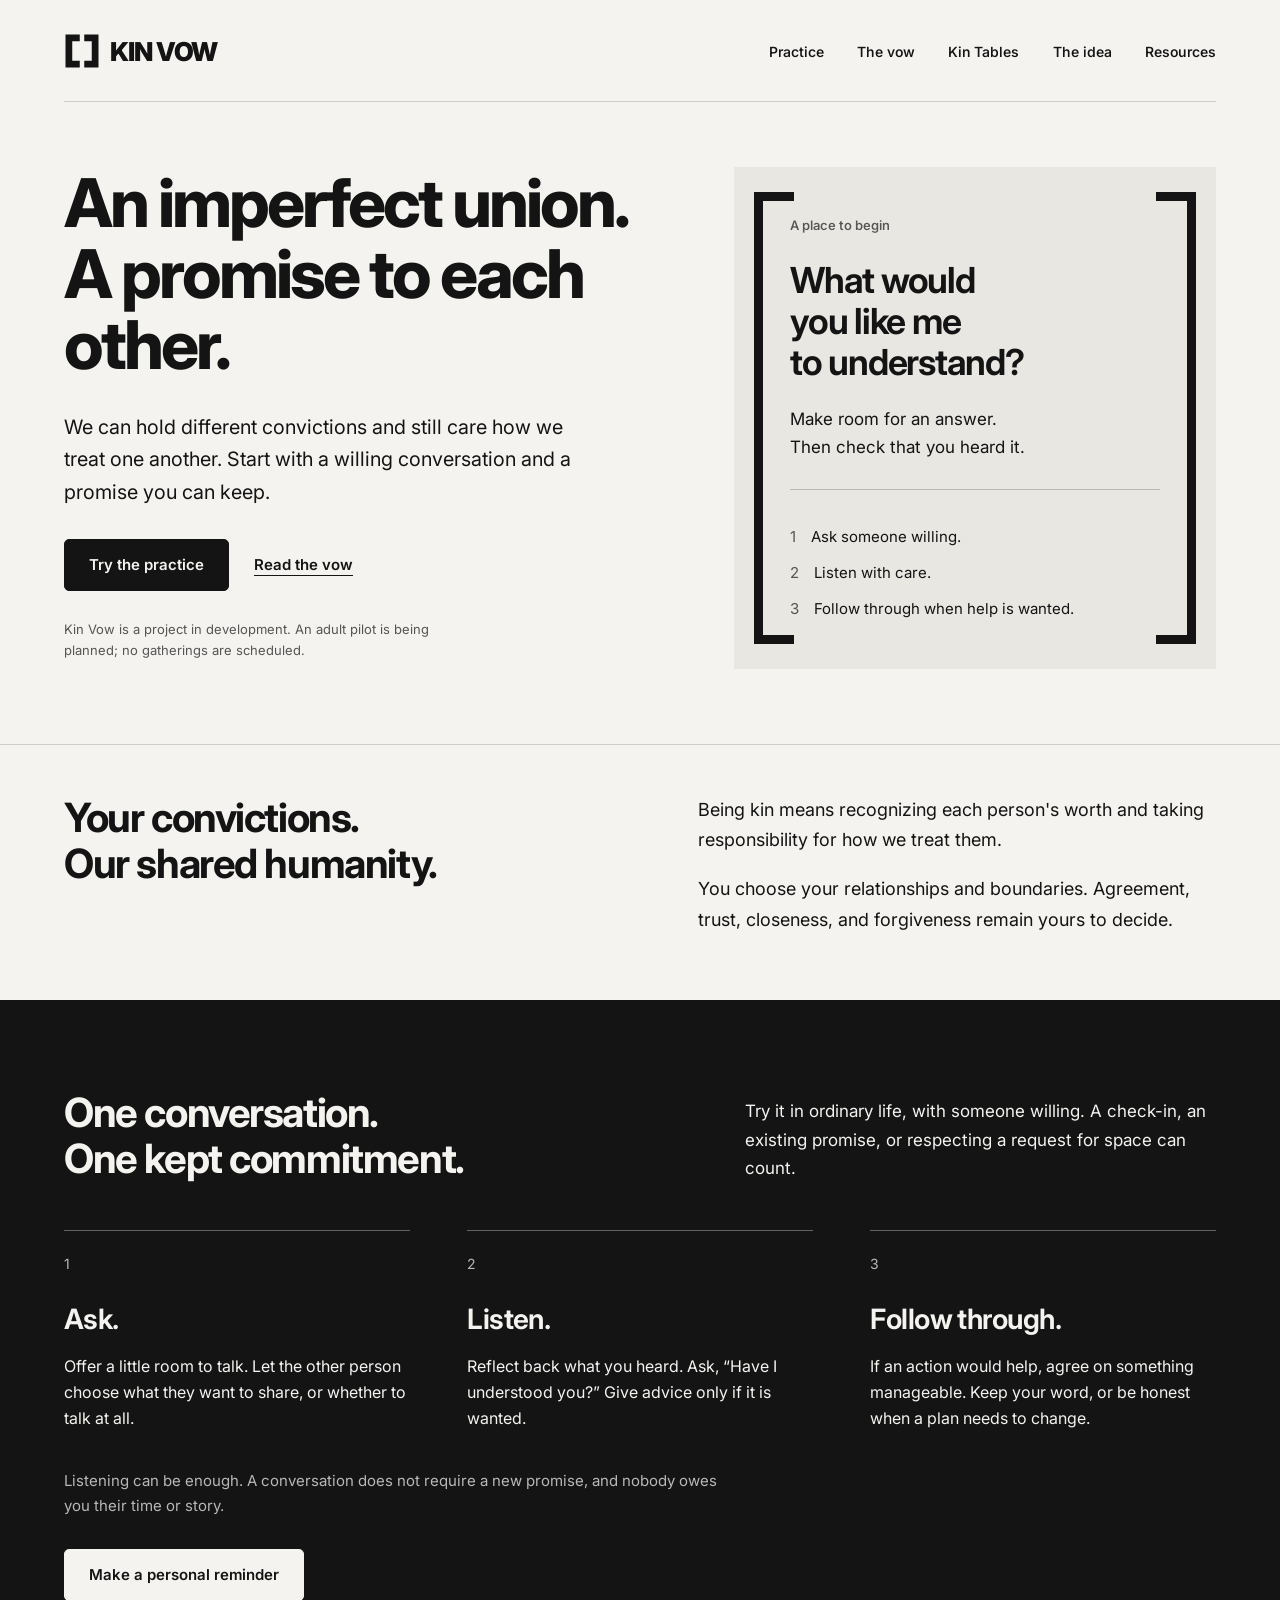
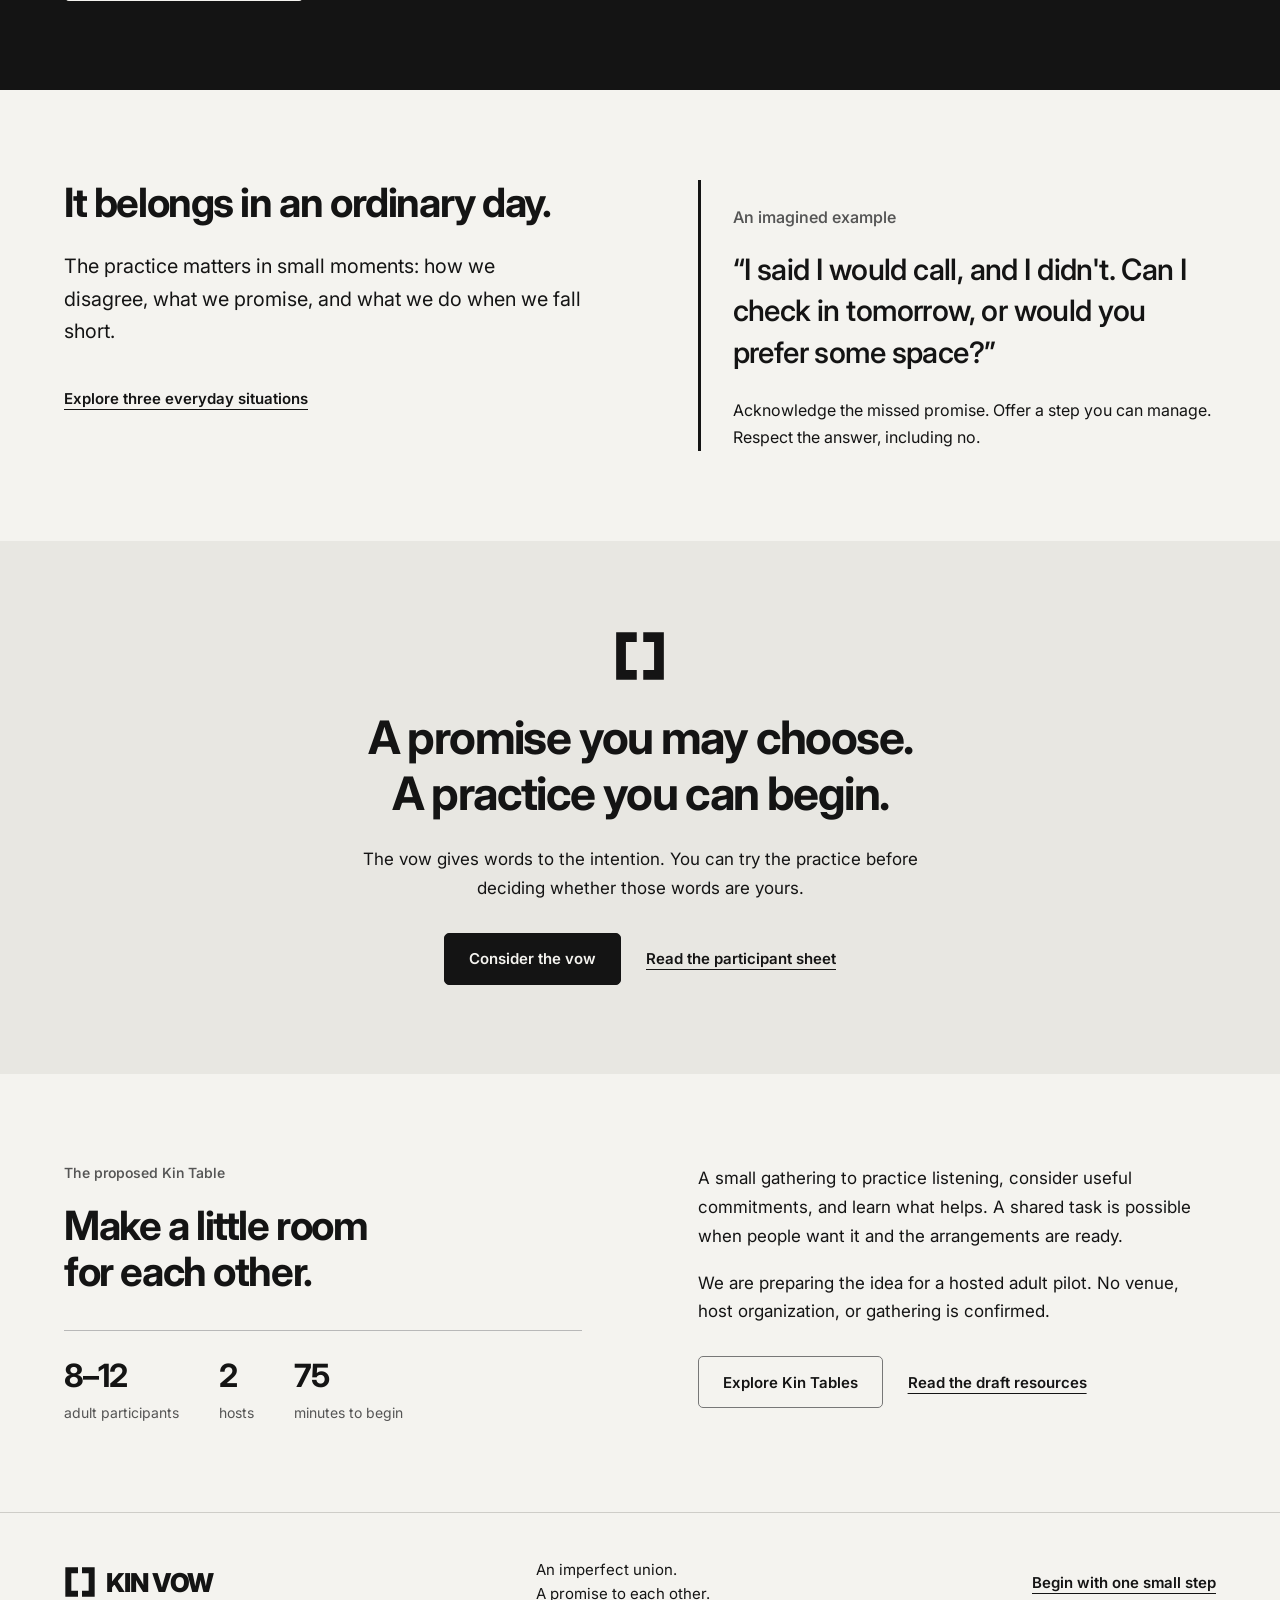
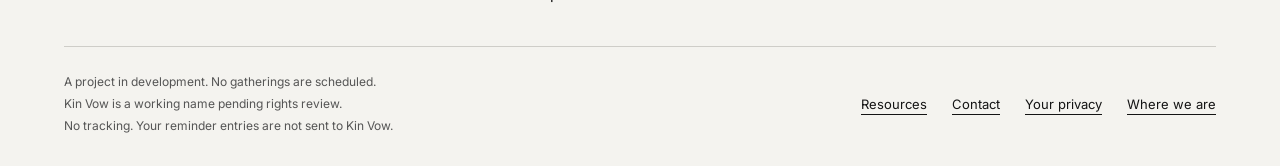
<file: index.html>
<!doctype html>
<html lang="en">
<head>
  <meta charset="utf-8">
  <meta http-equiv="Content-Security-Policy" content="default-src &#x27;none&#x27;; script-src &#x27;self&#x27; &#x27;sha256-wP4dJvwxt1pyR2UbeA4UAsk7IJc1eXTuQ75iMi1au6s=&#x27;; style-src &#x27;self&#x27;; img-src &#x27;self&#x27;; font-src &#x27;self&#x27;; connect-src &#x27;none&#x27;; object-src &#x27;none&#x27;; base-uri &#x27;none&#x27;; form-action &#x27;none&#x27;">
  <meta name="referrer" content="no-referrer">
  <meta name="viewport" content="width=device-width, initial-scale=1">
  <meta name="robots" content="index, follow, max-image-preview:large">
  <meta name="description" content="Kin Vow is a civic project in development. Try a willing conversation, respectful listening, and a promise you can keep, with your boundaries intact.">
  <meta name="theme-color" content="#f4f3ef">
  <title>Kin Vow | Listening, dignity, and everyday follow-through</title>
  <link rel="canonical" href="https://kinvow.org/">
  <meta property="og:type" content="website">
  <meta property="og:site_name" content="Kin Vow">
  <meta property="og:title" content="Kin Vow | Listening, dignity, and everyday follow-through">
  <meta property="og:description" content="Kin Vow is a civic project in development. Try a willing conversation, respectful listening, and a promise you can keep, with your boundaries intact.">
  <meta property="og:url" content="https://kinvow.org/">
  <meta property="og:image" content="https://kinvow.org/assets/kin-vow-mark-ink-1024.png">
  <meta property="og:image:type" content="image/png">
  <meta property="og:image:width" content="1024">
  <meta property="og:image:height" content="1024">
  <meta property="og:image:alt" content="Kin Vow mark">
  <meta name="twitter:card" content="summary">
  <meta name="twitter:title" content="Kin Vow | Listening, dignity, and everyday follow-through">
  <meta name="twitter:description" content="Kin Vow is a civic project in development. Try a willing conversation, respectful listening, and a promise you can keep, with your boundaries intact.">
  <meta name="twitter:image" content="https://kinvow.org/assets/kin-vow-mark-ink-1024.png">
  <meta name="twitter:image:alt" content="Kin Vow mark">
  <script type="application/ld+json">{"@context": "https://schema.org", "@graph": [{"@type": "WebSite", "@id": "https://kinvow.org/#website", "url": "https://kinvow.org/", "name": "Kin Vow", "inLanguage": "en"}, {"@type": "WebPage", "@id": "https://kinvow.org/#webpage", "url": "https://kinvow.org/", "name": "Kin Vow | Listening, dignity, and everyday follow-through", "description": "Kin Vow is a civic project in development. Try a willing conversation, respectful listening, and a promise you can keep, with your boundaries intact.", "inLanguage": "en", "isPartOf": {"@id": "https://kinvow.org/#website"}}]}</script>
  <link rel="icon" type="image/svg+xml" href="assets/kin-vow-mark-ink.svg">
  <link rel="icon" type="image/png" sizes="64x64" href="assets/kin-vow-mark-ink-64.png">
  <link rel="preload" as="font" href="assets/Inter-Variable.woff2" type="font/woff2" crossorigin>
  <link rel="stylesheet" href="styles.css">
  <script src="site.js" defer></script>
  <script src="print.js" defer></script>
</head>
<body data-page="home">
  <a class="skip-link" href="#main">Skip to content</a>
  <header class="site-header wrap">
    <a class="brand" href="./" aria-current="page" aria-label="Kin Vow home"><img src="assets/kin-vow-mark-ink.svg" alt="" width="36" height="36"><span>KIN VOW</span></a>
    <button class="menu-button" id="menu-toggle" aria-expanded="false" aria-controls="site-nav" hidden>Menu <span aria-hidden="true">+</span></button>
    <nav class="site-nav" id="site-nav" aria-label="Main navigation">
      <a data-nav="practice" href="practice.html">Practice</a><a data-nav="vow" href="vow.html">The vow</a><a data-nav="kin-table" href="kin-table.html">Kin Tables</a><a data-nav="about" href="about.html">The idea</a><a data-nav="resources" href="resources.html">Resources</a>
    </nav>
  </header>
  <main id="main">

<section class="hero wrap" aria-labelledby="hero-title">
  <div><h1 id="hero-title">An imperfect union.<br>A promise to each other.</h1><p class="lead">We can hold different convictions and still care how we treat one another. Start with a willing conversation and a promise you can keep.</p><div class="actions"><a class="button" href="practice.html">Try the practice</a><a class="text-link" href="vow.html">Read the vow</a></div><p class="small-copy">Kin Vow is a project in development. An adult pilot is being planned; no gatherings are scheduled.</p></div>
  <aside class="question-frame" aria-label="A place to begin"><p class="eyebrow">A place to begin</p><h2>What would you like me to understand?</h2><p>Make room for an answer.<br>Then check that you heard it.</p><ol class="mini-steps"><li>Ask someone willing.</li><li>Listen with care.</li><li>Follow through when help is wanted.</li></ol></aside>
</section>
<section class="opening wrap" aria-labelledby="opening-title"><h2 id="opening-title">Your convictions.<br>Our shared humanity.</h2><div><p>Being kin means recognizing each person's worth and taking responsibility for how we treat them.</p><p>You choose your relationships and boundaries. Agreement, trust, closeness, and forgiveness remain yours to decide.</p></div></section>
<section class="dark section" id="practice" aria-labelledby="practice-title"><div class="wrap"><div class="section-heading"><h2 id="practice-title">One conversation.<br>One kept commitment.</h2><p>Try it in ordinary life, with someone willing. A check-in, an existing promise, or respecting a request for space can count.</p></div><ol class="steps"><li><span class="number">1</span><h3>Ask.</h3><p>Offer a little room to talk. Let the other person choose what they want to share, or whether to talk at all.</p></li><li><span class="number">2</span><h3>Listen.</h3><p>Reflect back what you heard. Ask, “Have I understood you?” Give advice only if it is wanted.</p></li><li><span class="number">3</span><h3>Follow through.</h3><p>If an action would help, agree on something manageable. Keep your word, or be honest when a plan needs to change.</p></li></ol><p class="section-note">Listening can be enough. A conversation does not require a new promise, and nobody owes you their time or story.</p><div class="actions"><a class="button" href="practice.html#reminder">Make a personal reminder</a></div></div></section>
<section class="wrap section split" aria-labelledby="ordinary-title"><div><h2 id="ordinary-title">It belongs in an ordinary day.</h2><p class="lead">The practice matters in small moments: how we disagree, what we promise, and what we do when we fall short.</p><a class="text-link section-end" href="practice.html#examples">Explore three everyday situations</a></div><div class="example"><p class="eyebrow">An imagined example</p><blockquote>“I said I would call, and I didn't. Can I check in tomorrow, or would you prefer some space?”</blockquote><p>Acknowledge the missed promise. Offer a step you can manage. Respect the answer, including no.</p></div></section>
<section class="soft section" id="vow" aria-labelledby="vow-preview-title"><div class="wrap"><div class="vow-preview"><img src="assets/kin-vow-mark-ink.svg" alt="" width="52" height="52"><h2 id="vow-preview-title">A promise you may choose.<br>A practice you can begin.</h2><p>The vow gives words to the intention. You can try the practice before deciding whether those words are yours.</p><div class="actions"><a class="button" href="vow.html">Consider the vow</a><a class="text-link" href="participant.html">Read the participant sheet</a></div></div></div></section>
<section class="wrap section split" id="resources" aria-labelledby="table-title"><div><p class="eyebrow">The proposed Kin Table</p><h2 id="table-title">Make a little room<br>for each other.</h2><div class="facts"><div><strong>8–12</strong><span>adult participants</span></div><div><strong>2</strong><span>hosts</span></div><div><strong>75</strong><span>minutes to begin</span></div></div></div><div><p class="body-copy">A small gathering to practice listening, consider useful commitments, and learn what helps. A shared task is possible when people want it and the arrangements are ready.</p><p class="body-copy">We are preparing the idea for a hosted adult pilot. No venue, host organization, or gathering is confirmed.</p><div class="actions"><a class="button button-secondary" href="kin-table.html">Explore Kin Tables</a><a class="text-link" href="resources.html">Read the draft resources</a></div></div></section>
  </main>
  <footer class="site-footer wrap">
    <div class="footer-top"><a class="brand" href="./"><img src="assets/kin-vow-mark-ink.svg" alt="" width="32" height="32"><span>KIN VOW</span></a><p>An imperfect union.<br>A promise to each other.</p><a class="text-link" href="practice.html">Begin with one small step</a></div>
    <div class="footer-bottom"><p>A project in development. No gatherings are scheduled.<br>Kin Vow is a working name pending rights review.<br>No tracking. Your reminder entries are not sent to Kin Vow.</p><div><a href="resources.html">Resources</a><a href="about.html#contact">Contact</a><a href="about.html#privacy">Your privacy</a><a href="about.html#current-stage">Where we are</a></div></div>
  </footer>
</body>
</html>
</file>
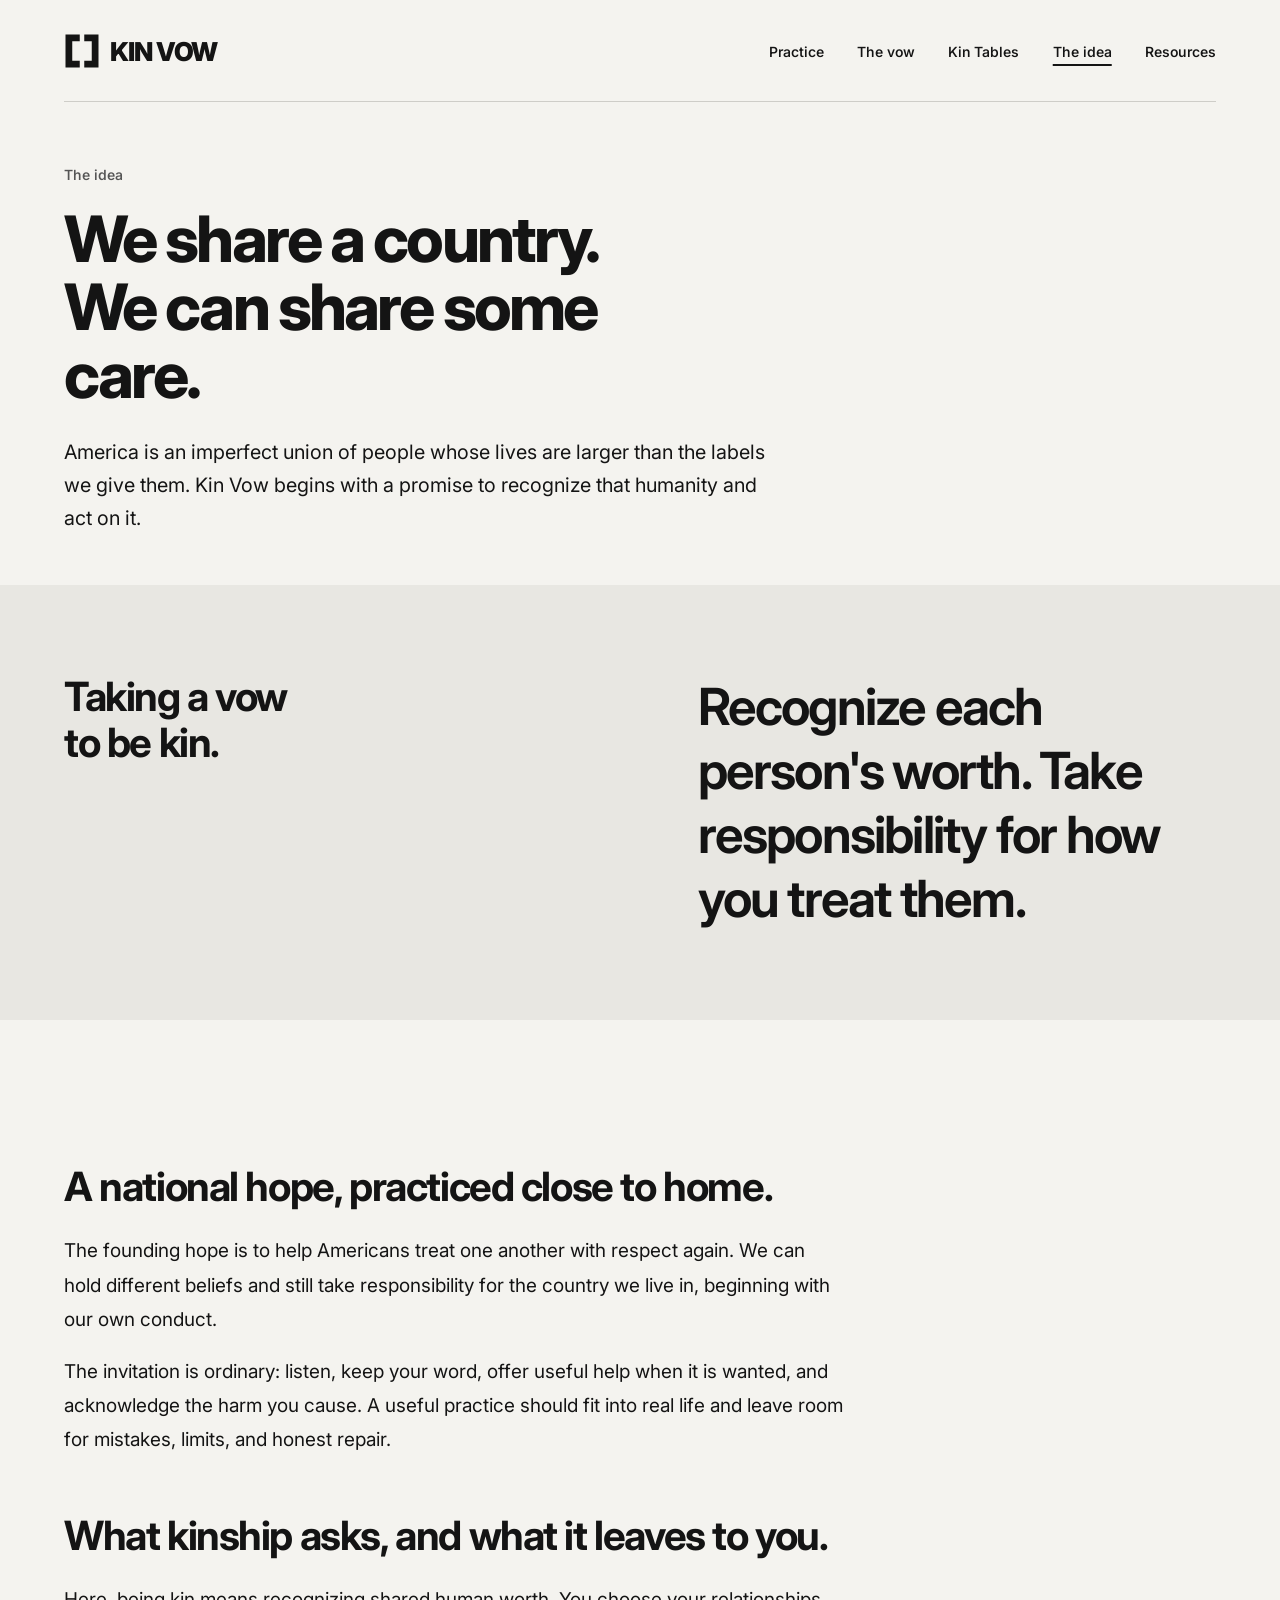
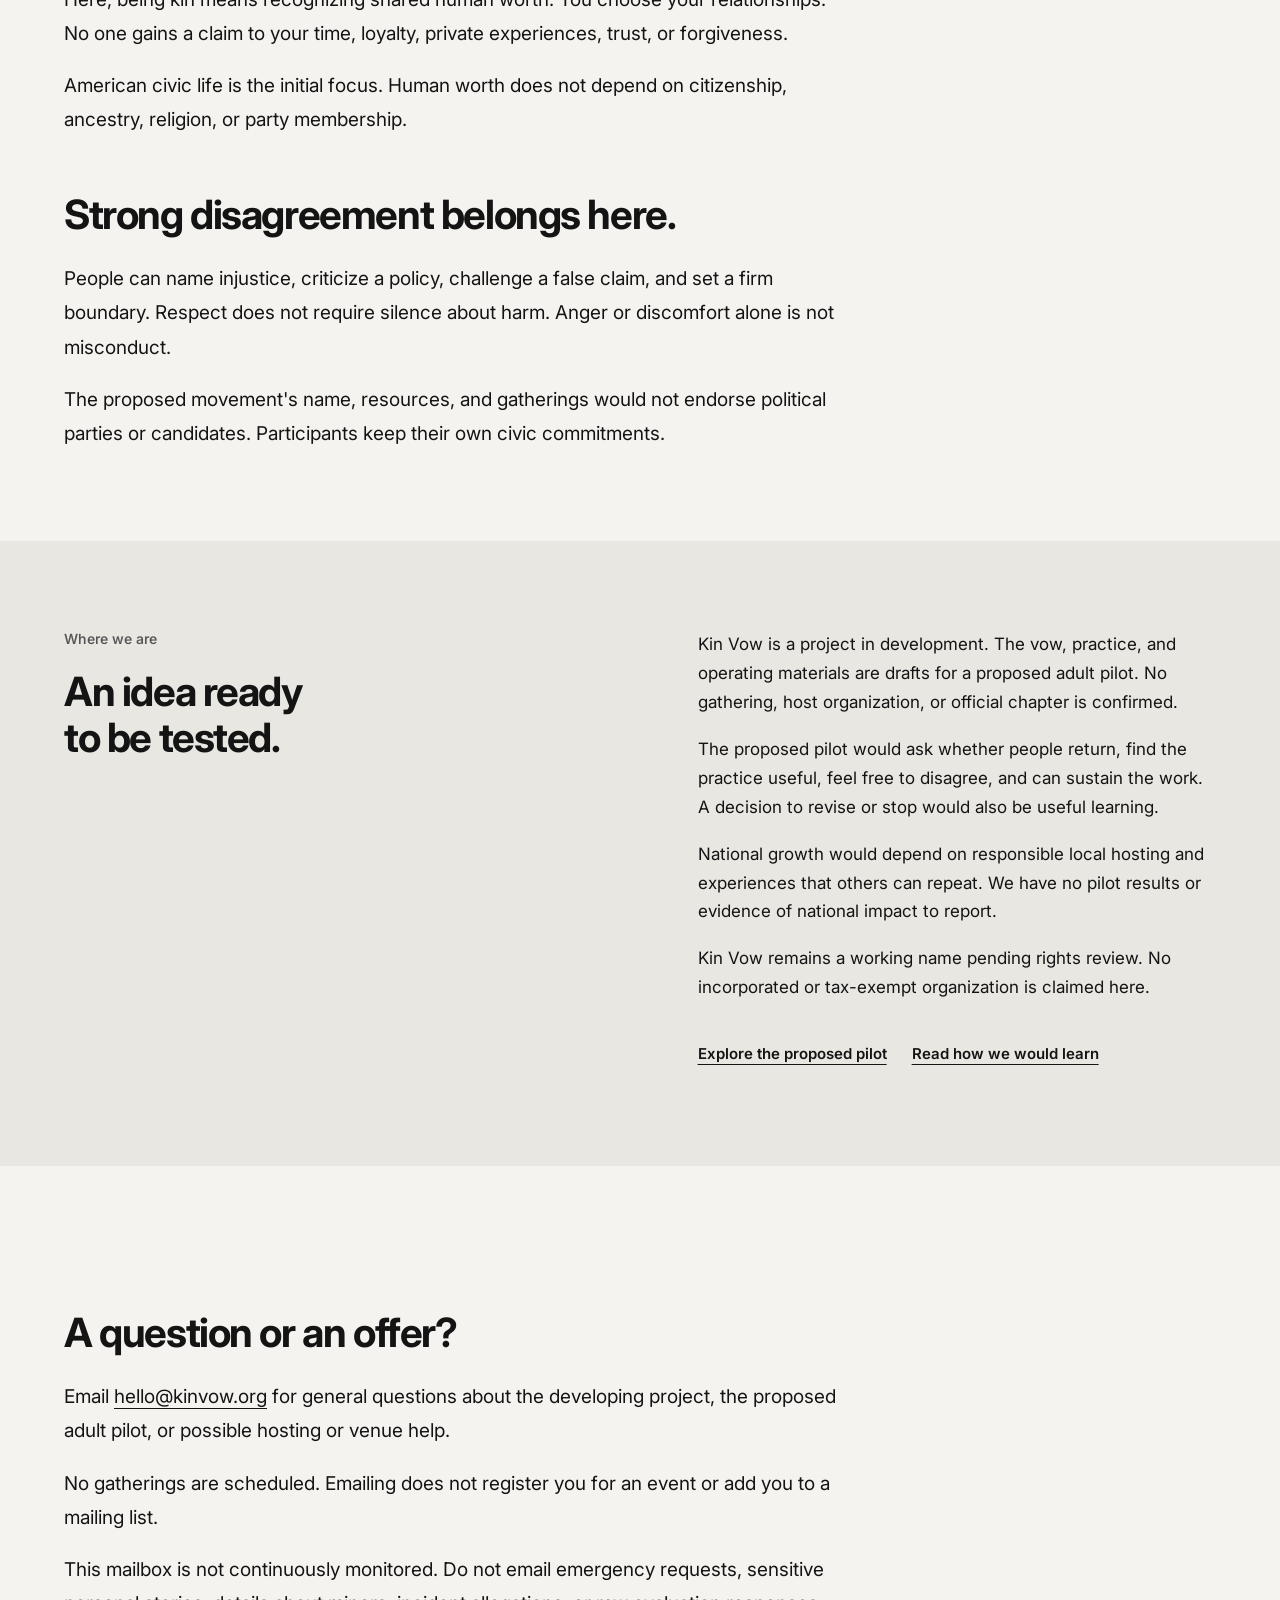
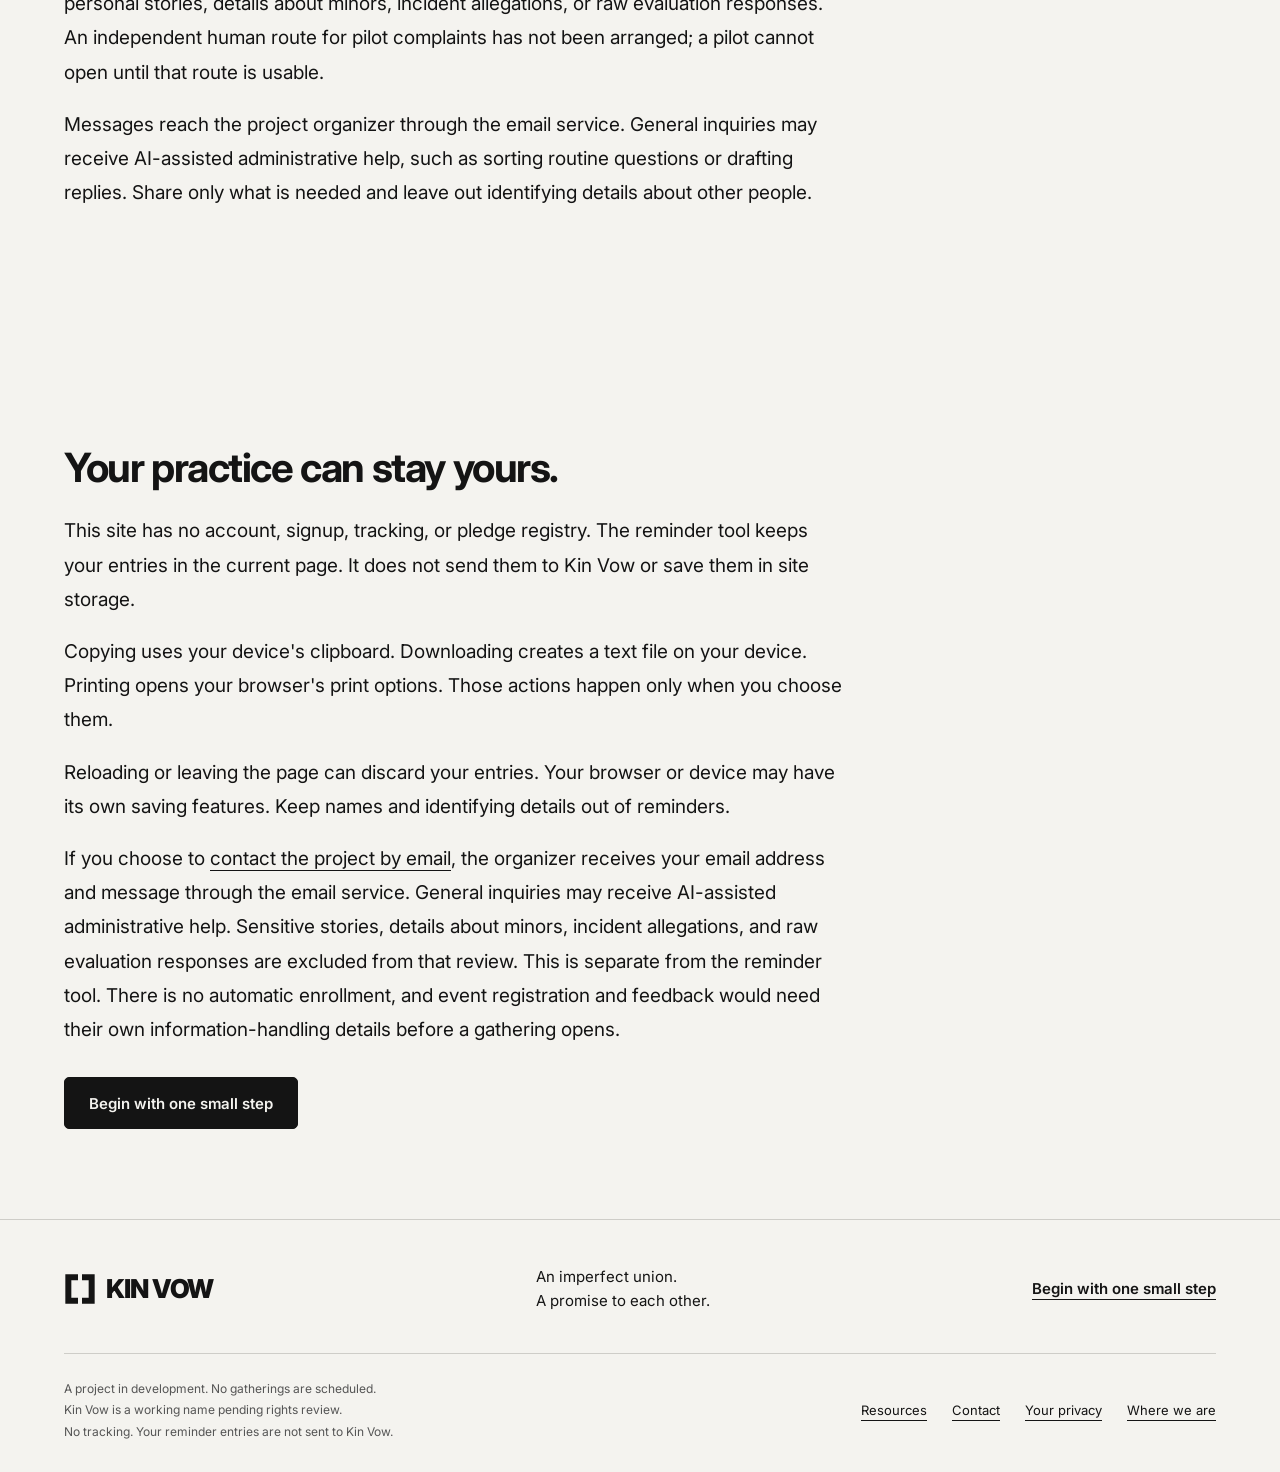
<file: about.html>
<!doctype html>
<html lang="en">
<head>
  <meta charset="utf-8">
  <meta http-equiv="Content-Security-Policy" content="default-src &#x27;none&#x27;; script-src &#x27;self&#x27; &#x27;sha256-on2yVS9J3Iu0vFuu+P/hqXIoEE3XG3GU2uQ9dinS5pY=&#x27;; style-src &#x27;self&#x27;; img-src &#x27;self&#x27;; font-src &#x27;self&#x27;; connect-src &#x27;none&#x27;; object-src &#x27;none&#x27;; base-uri &#x27;none&#x27;; form-action &#x27;none&#x27;">
  <meta name="referrer" content="no-referrer">
  <meta name="viewport" content="width=device-width, initial-scale=1">
  <meta name="robots" content="index, follow, max-image-preview:large">
  <meta name="description" content="An American civic project about recognizing human worth and taking responsibility for how we treat one another. Learn the idea, current stage, and limits.">
  <meta name="theme-color" content="#f4f3ef">
  <title>About Kin Vow | A civic project in development</title>
  <link rel="canonical" href="https://kinvow.org/about.html">
  <meta property="og:type" content="website">
  <meta property="og:site_name" content="Kin Vow">
  <meta property="og:title" content="About Kin Vow | A civic project in development">
  <meta property="og:description" content="An American civic project about recognizing human worth and taking responsibility for how we treat one another. Learn the idea, current stage, and limits.">
  <meta property="og:url" content="https://kinvow.org/about.html">
  <meta property="og:image" content="https://kinvow.org/assets/kin-vow-mark-ink-1024.png">
  <meta property="og:image:type" content="image/png">
  <meta property="og:image:width" content="1024">
  <meta property="og:image:height" content="1024">
  <meta property="og:image:alt" content="Kin Vow mark">
  <meta name="twitter:card" content="summary">
  <meta name="twitter:title" content="About Kin Vow | A civic project in development">
  <meta name="twitter:description" content="An American civic project about recognizing human worth and taking responsibility for how we treat one another. Learn the idea, current stage, and limits.">
  <meta name="twitter:image" content="https://kinvow.org/assets/kin-vow-mark-ink-1024.png">
  <meta name="twitter:image:alt" content="Kin Vow mark">
  <script type="application/ld+json">{"@context": "https://schema.org", "@graph": [{"@type": "WebPage", "@id": "https://kinvow.org/about.html#webpage", "url": "https://kinvow.org/about.html", "name": "About Kin Vow | A civic project in development", "description": "An American civic project about recognizing human worth and taking responsibility for how we treat one another. Learn the idea, current stage, and limits.", "inLanguage": "en", "isPartOf": {"@id": "https://kinvow.org/#website"}}]}</script>
  <link rel="icon" type="image/svg+xml" href="assets/kin-vow-mark-ink.svg">
  <link rel="icon" type="image/png" sizes="64x64" href="assets/kin-vow-mark-ink-64.png">
  <link rel="preload" as="font" href="assets/Inter-Variable.woff2" type="font/woff2" crossorigin>
  <link rel="stylesheet" href="styles.css">
  <script src="site.js" defer></script>
  <script src="print.js" defer></script>
</head>
<body data-page="about">
  <a class="skip-link" href="#main">Skip to content</a>
  <header class="site-header wrap">
    <a class="brand" href="./" aria-label="Kin Vow home"><img src="assets/kin-vow-mark-ink.svg" alt="" width="36" height="36"><span>KIN VOW</span></a>
    <button class="menu-button" id="menu-toggle" aria-expanded="false" aria-controls="site-nav" hidden>Menu <span aria-hidden="true">+</span></button>
    <nav class="site-nav" id="site-nav" aria-label="Main navigation">
      <a data-nav="practice" href="practice.html">Practice</a><a data-nav="vow" href="vow.html">The vow</a><a data-nav="kin-table" href="kin-table.html">Kin Tables</a><a data-nav="about" aria-current="page" href="about.html">The idea</a><a data-nav="resources" href="resources.html">Resources</a>
    </nav>
  </header>
  <main id="main">

<div class="wrap"><header class="page-heading"><p class="eyebrow">The idea</p><h1>We share a country.<br>We can share some care.</h1><p class="lead">America is an imperfect union of people whose lives are larger than the labels we give them. Kin Vow begins with a promise to recognize that humanity and act on it.</p></header></div>
<section class="soft section"><div class="wrap split"><h2>Taking a vow<br>to be kin.</h2><p class="wide-statement">Recognize each person's worth. Take responsibility for how you treat them.</p></div></section>
<section class="wrap section"><div class="story-column"><h2>A national hope, practiced close to home.</h2><p>The founding hope is to help Americans treat one another with respect again. We can hold different beliefs and still take responsibility for the country we live in, beginning with our own conduct.</p><p>The invitation is ordinary: listen, keep your word, offer useful help when it is wanted, and acknowledge the harm you cause. A useful practice should fit into real life and leave room for mistakes, limits, and honest repair.</p><h2>What kinship asks, and what it leaves to you.</h2><p>Here, being kin means recognizing shared human worth. You choose your relationships. No one gains a claim to your time, loyalty, private experiences, trust, or forgiveness.</p><p>American civic life is the initial focus. Human worth does not depend on citizenship, ancestry, religion, or party membership.</p><h2>Strong disagreement belongs here.</h2><p>People can name injustice, criticize a policy, challenge a false claim, and set a firm boundary. Respect does not require silence about harm. Anger or discomfort alone is not misconduct.</p><p>The proposed movement's name, resources, and gatherings would not endorse political parties or candidates. Participants keep their own civic commitments.</p></div></section>
<section class="soft section" id="current-stage" aria-labelledby="stage-title"><div class="wrap split"><div><p class="eyebrow">Where we are</p><h2 id="stage-title">An idea ready<br>to be tested.</h2></div><div class="body-copy"><p>Kin Vow is a project in development. The vow, practice, and operating materials are drafts for a proposed adult pilot. No gathering, host organization, or official chapter is confirmed.</p><p>The proposed pilot would ask whether people return, find the practice useful, feel free to disagree, and can sustain the work. A decision to revise or stop would also be useful learning.</p><p>National growth would depend on responsible local hosting and experiences that others can repeat. We have no pilot results or evidence of national impact to report.</p><p>Kin Vow remains a working name pending rights review. No incorporated or tax-exempt organization is claimed here.</p><div class="actions"><a class="text-link" href="kin-table.html">Explore the proposed pilot</a><a class="text-link" href="evaluation.html">Read how we would learn</a></div></div></div></section>
<section class="wrap section" id="contact" aria-labelledby="contact-title"><div class="story-column"><h2 id="contact-title">A question or an offer?</h2><p>Email <a href="mailto:hello@kinvow.org">hello@kinvow.org</a> for general questions about the developing project, the proposed adult pilot, or possible hosting or venue help.</p><p>No gatherings are scheduled. Emailing does not register you for an event or add you to a mailing list.</p><p>This mailbox is not continuously monitored. Do not email emergency requests, sensitive personal stories, details about minors, incident allegations, or raw evaluation responses. An independent human route for pilot complaints has not been arranged; a pilot cannot open until that route is usable.</p><p>Messages reach the project organizer through the email service. General inquiries may receive AI-assisted administrative help, such as sorting routine questions or drafting replies. Share only what is needed and leave out identifying details about other people.</p></div></section>
<section class="wrap section" id="privacy" aria-labelledby="privacy-title"><div class="story-column"><h2 id="privacy-title">Your practice can stay yours.</h2><p>This site has no account, signup, tracking, or pledge registry. The reminder tool keeps your entries in the current page. It does not send them to Kin Vow or save them in site storage.</p><p>Copying uses your device's clipboard. Downloading creates a text file on your device. Printing opens your browser's print options. Those actions happen only when you choose them.</p><p>Reloading or leaving the page can discard your entries. Your browser or device may have its own saving features. Keep names and identifying details out of reminders.</p><p>If you choose to <a href="#contact">contact the project by email</a>, the organizer receives your email address and message through the email service. General inquiries may receive AI-assisted administrative help. Sensitive stories, details about minors, incident allegations, and raw evaluation responses are excluded from that review. This is separate from the reminder tool. There is no automatic enrollment, and event registration and feedback would need their own information-handling details before a gathering opens.</p><div class="actions"><a class="button" href="practice.html">Begin with one small step</a></div></div></section>
  </main>
  <footer class="site-footer wrap">
    <div class="footer-top"><a class="brand" href="./"><img src="assets/kin-vow-mark-ink.svg" alt="" width="32" height="32"><span>KIN VOW</span></a><p>An imperfect union.<br>A promise to each other.</p><a class="text-link" href="practice.html">Begin with one small step</a></div>
    <div class="footer-bottom"><p>A project in development. No gatherings are scheduled.<br>Kin Vow is a working name pending rights review.<br>No tracking. Your reminder entries are not sent to Kin Vow.</p><div><a href="resources.html">Resources</a><a href="about.html#contact">Contact</a><a href="about.html#privacy">Your privacy</a><a href="about.html#current-stage">Where we are</a></div></div>
  </footer>
</body>
</html>
</file>
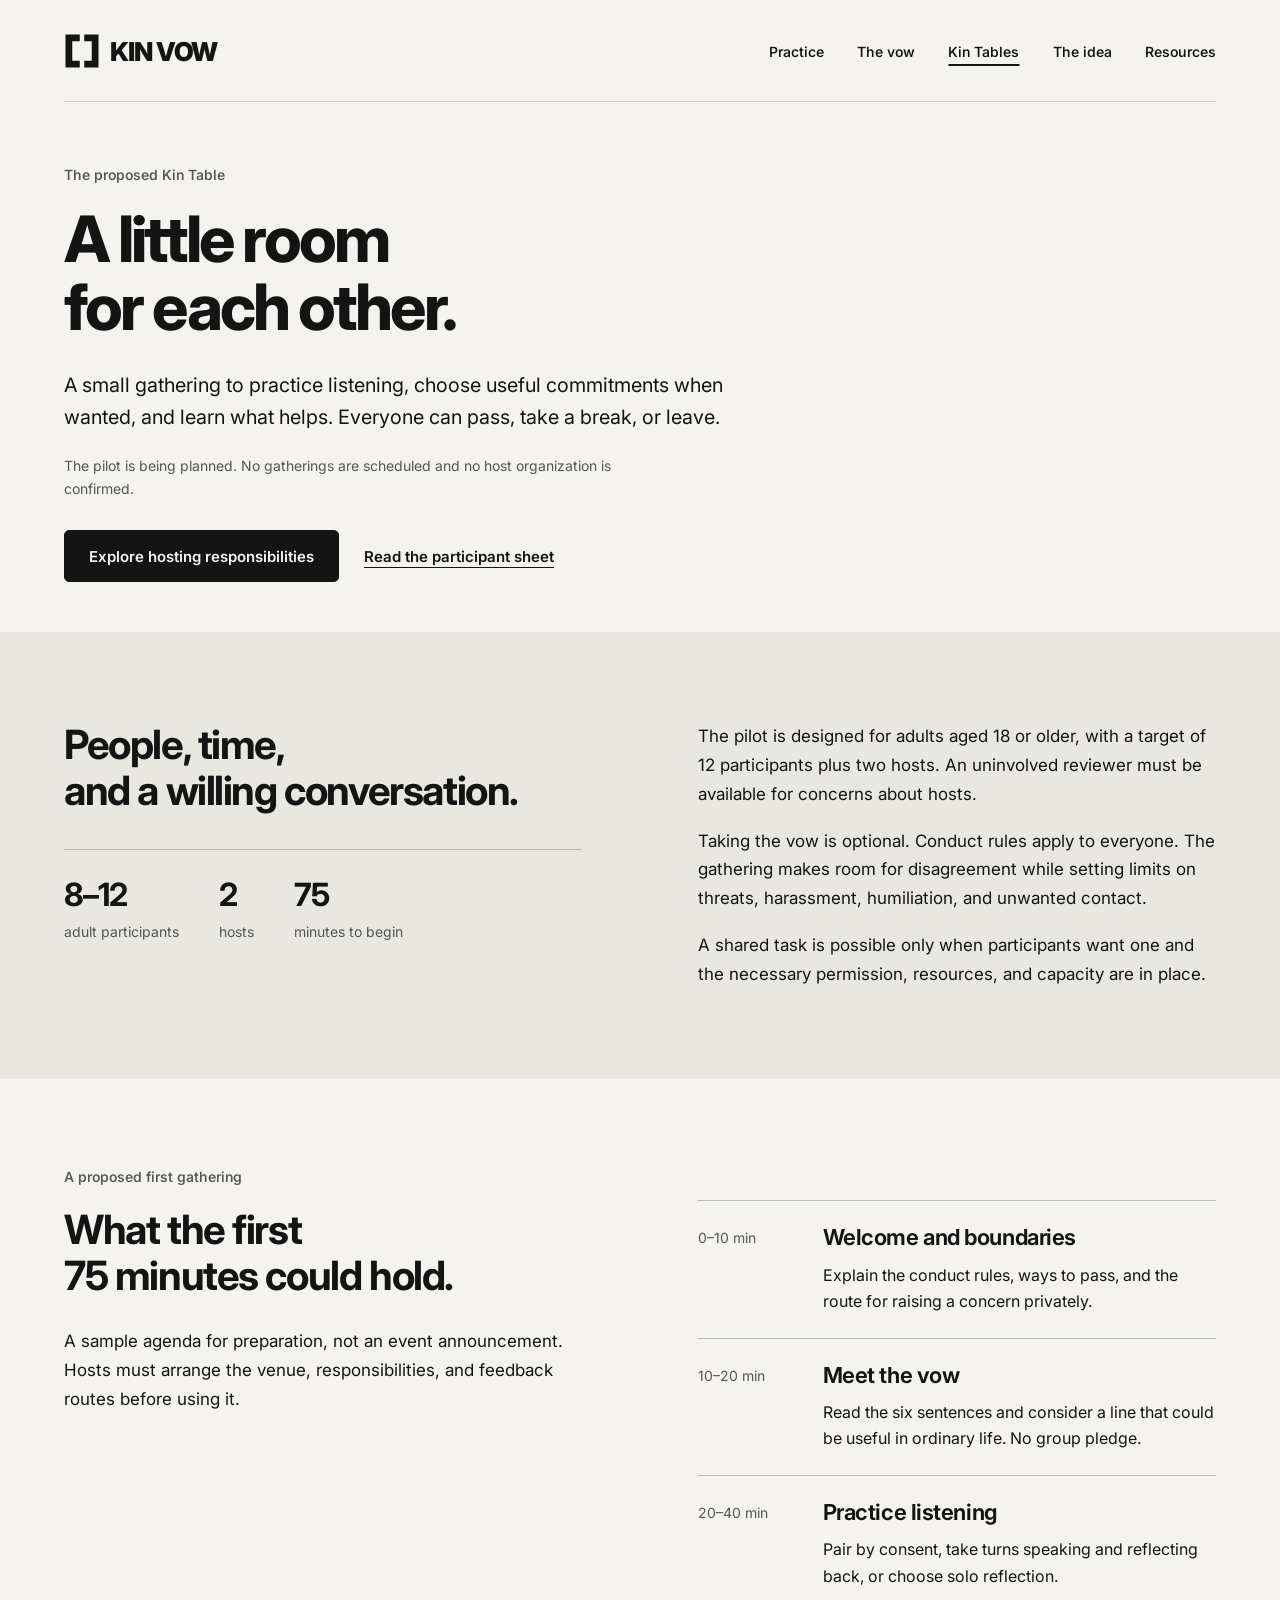
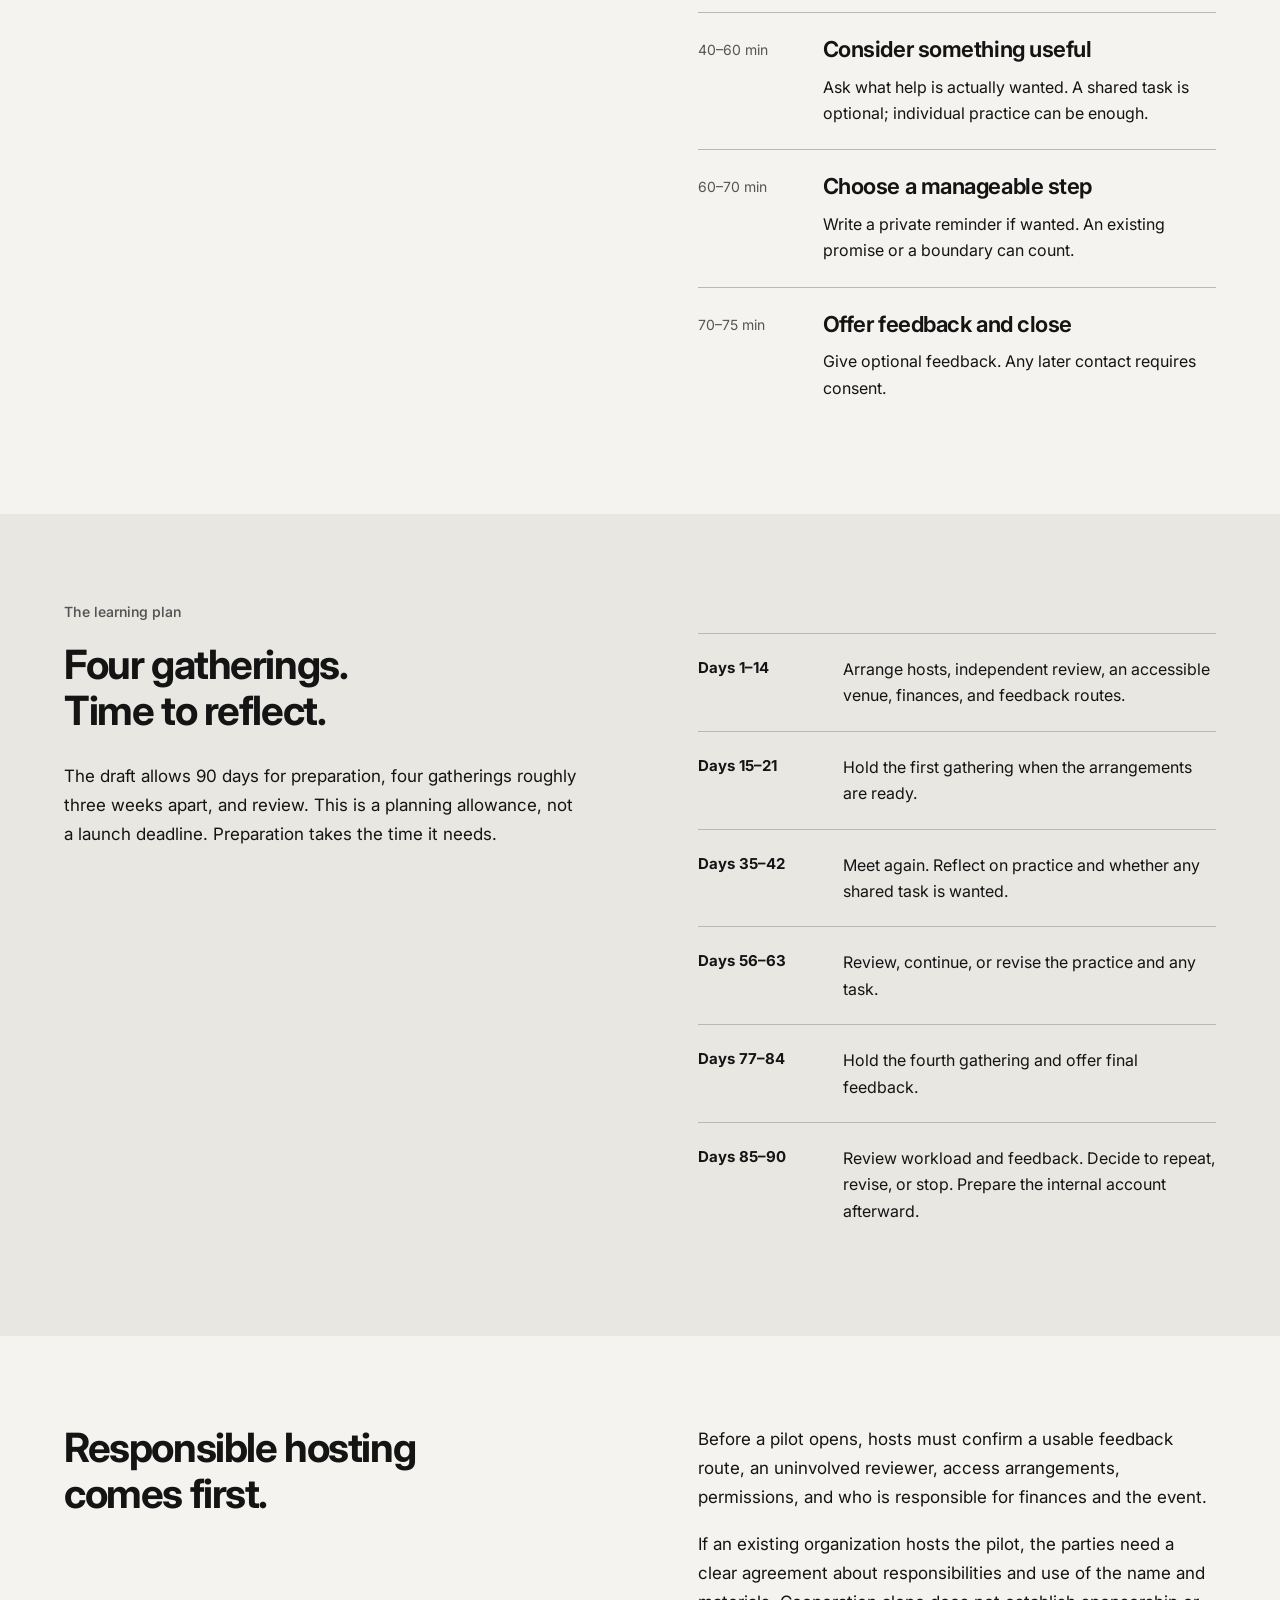
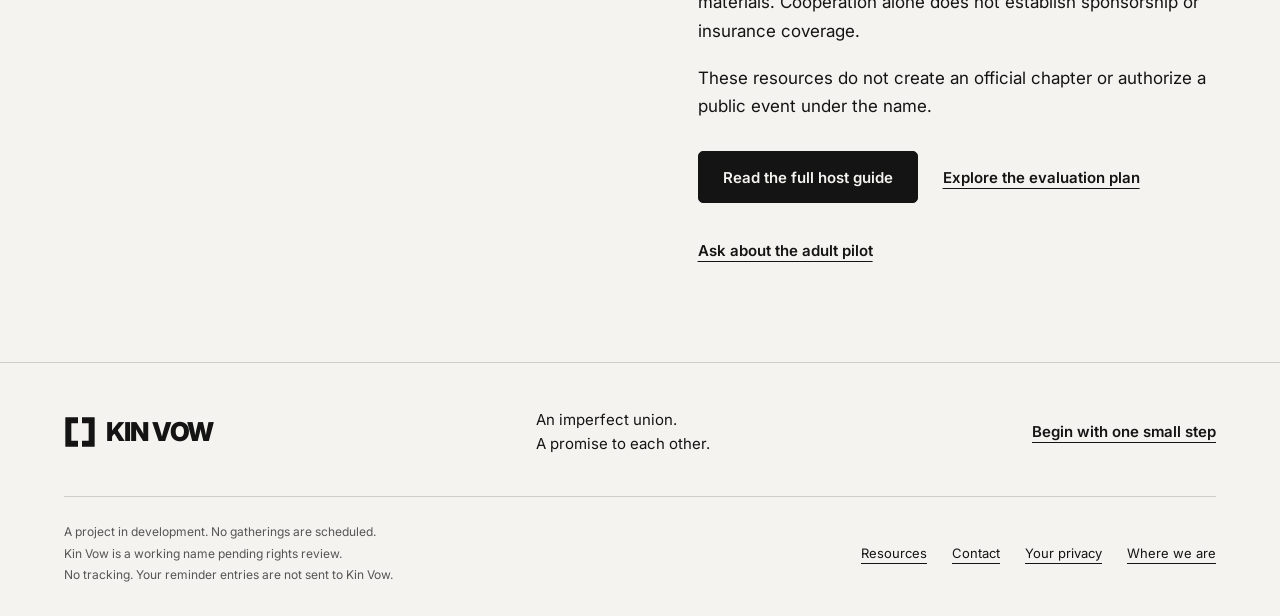
<file: chapter.html>
<!doctype html>
<html lang="en">
<head>
  <meta charset="utf-8">
  <meta http-equiv="Content-Security-Policy" content="default-src &#x27;none&#x27;; script-src &#x27;self&#x27;; style-src &#x27;self&#x27;; img-src &#x27;self&#x27;; font-src &#x27;self&#x27;; connect-src &#x27;none&#x27;; object-src &#x27;none&#x27;; base-uri &#x27;none&#x27;; form-action &#x27;none&#x27;">
  <meta name="referrer" content="no-referrer">
  <meta name="viewport" content="width=device-width, initial-scale=1">
  <meta name="robots" content="noindex, follow">
  <meta http-equiv="refresh" content="0; url=/kin-table.html">
  <link rel="canonical" href="https://kinvow.org/kin-table.html">
  <link rel="icon" type="image/svg+xml" href="/assets/kin-vow-mark-ink.svg">
  <link rel="stylesheet" href="/styles.css">
  <title>Kin Tables | Kin Vow</title>
</head>
<body>
  <main class="wrap page-heading">
    <p class="eyebrow">Kin Vow</p>
    <h1>Explore Kin Tables.</h1>
    <p class="lead">This page has moved. Continue to the proposed Kin Table gathering.</p>
    <div class="actions"><a class="button" href="/kin-table.html">Explore Kin Tables</a><a class="text-link" href="/">Go to the home page</a></div>
  </main>
</body>
</html>
</file>
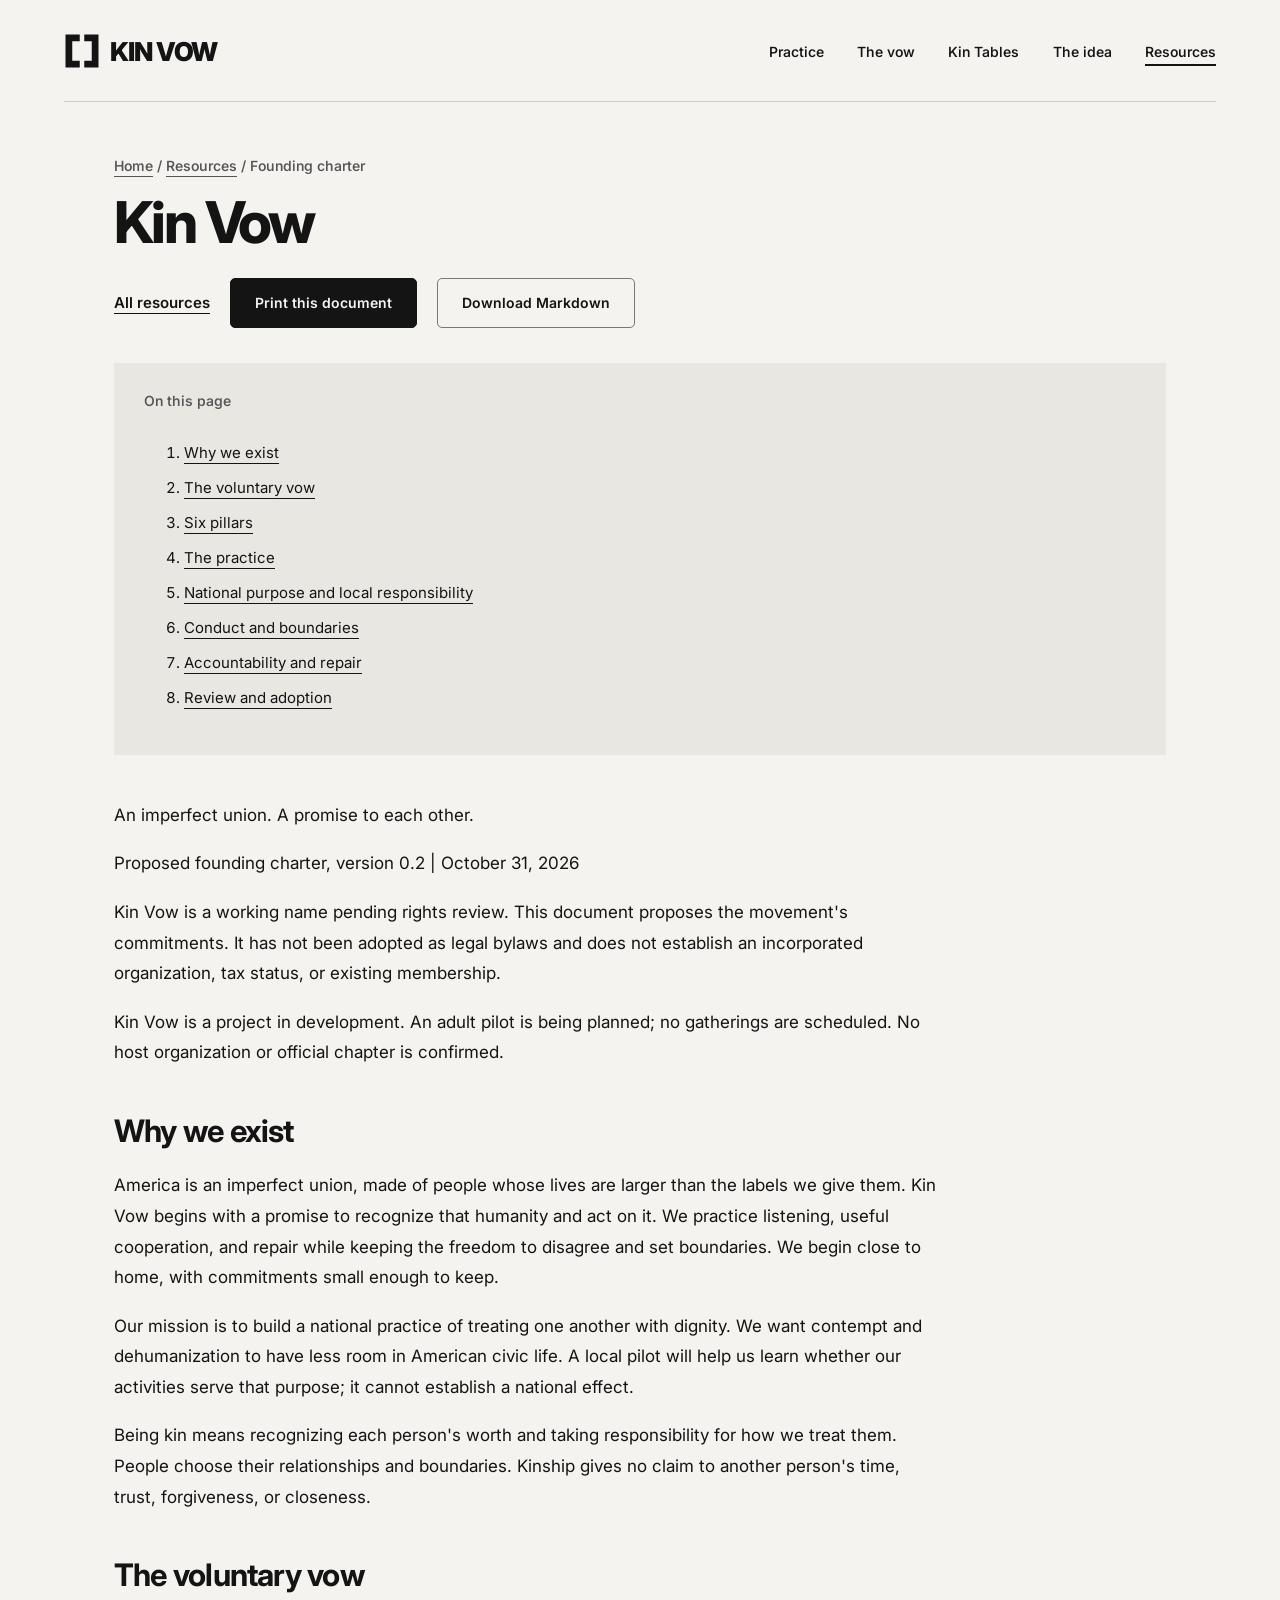
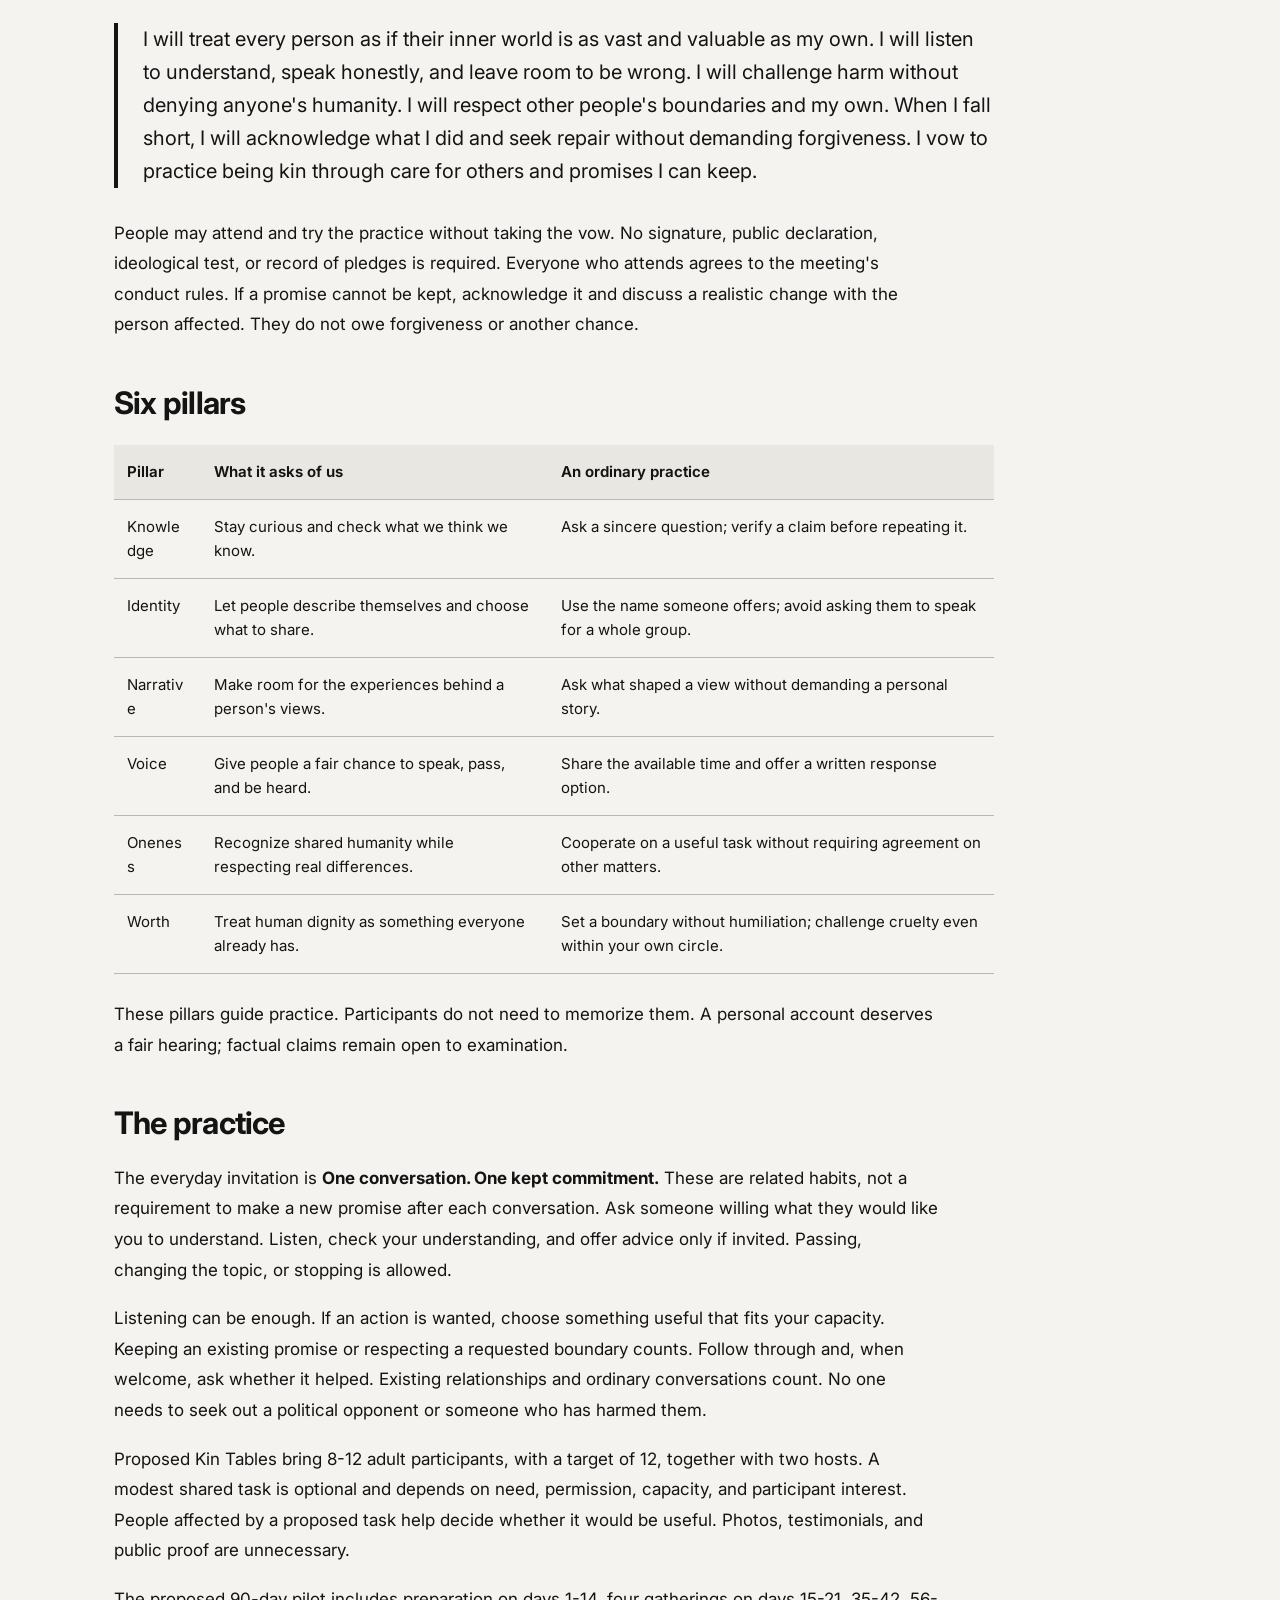
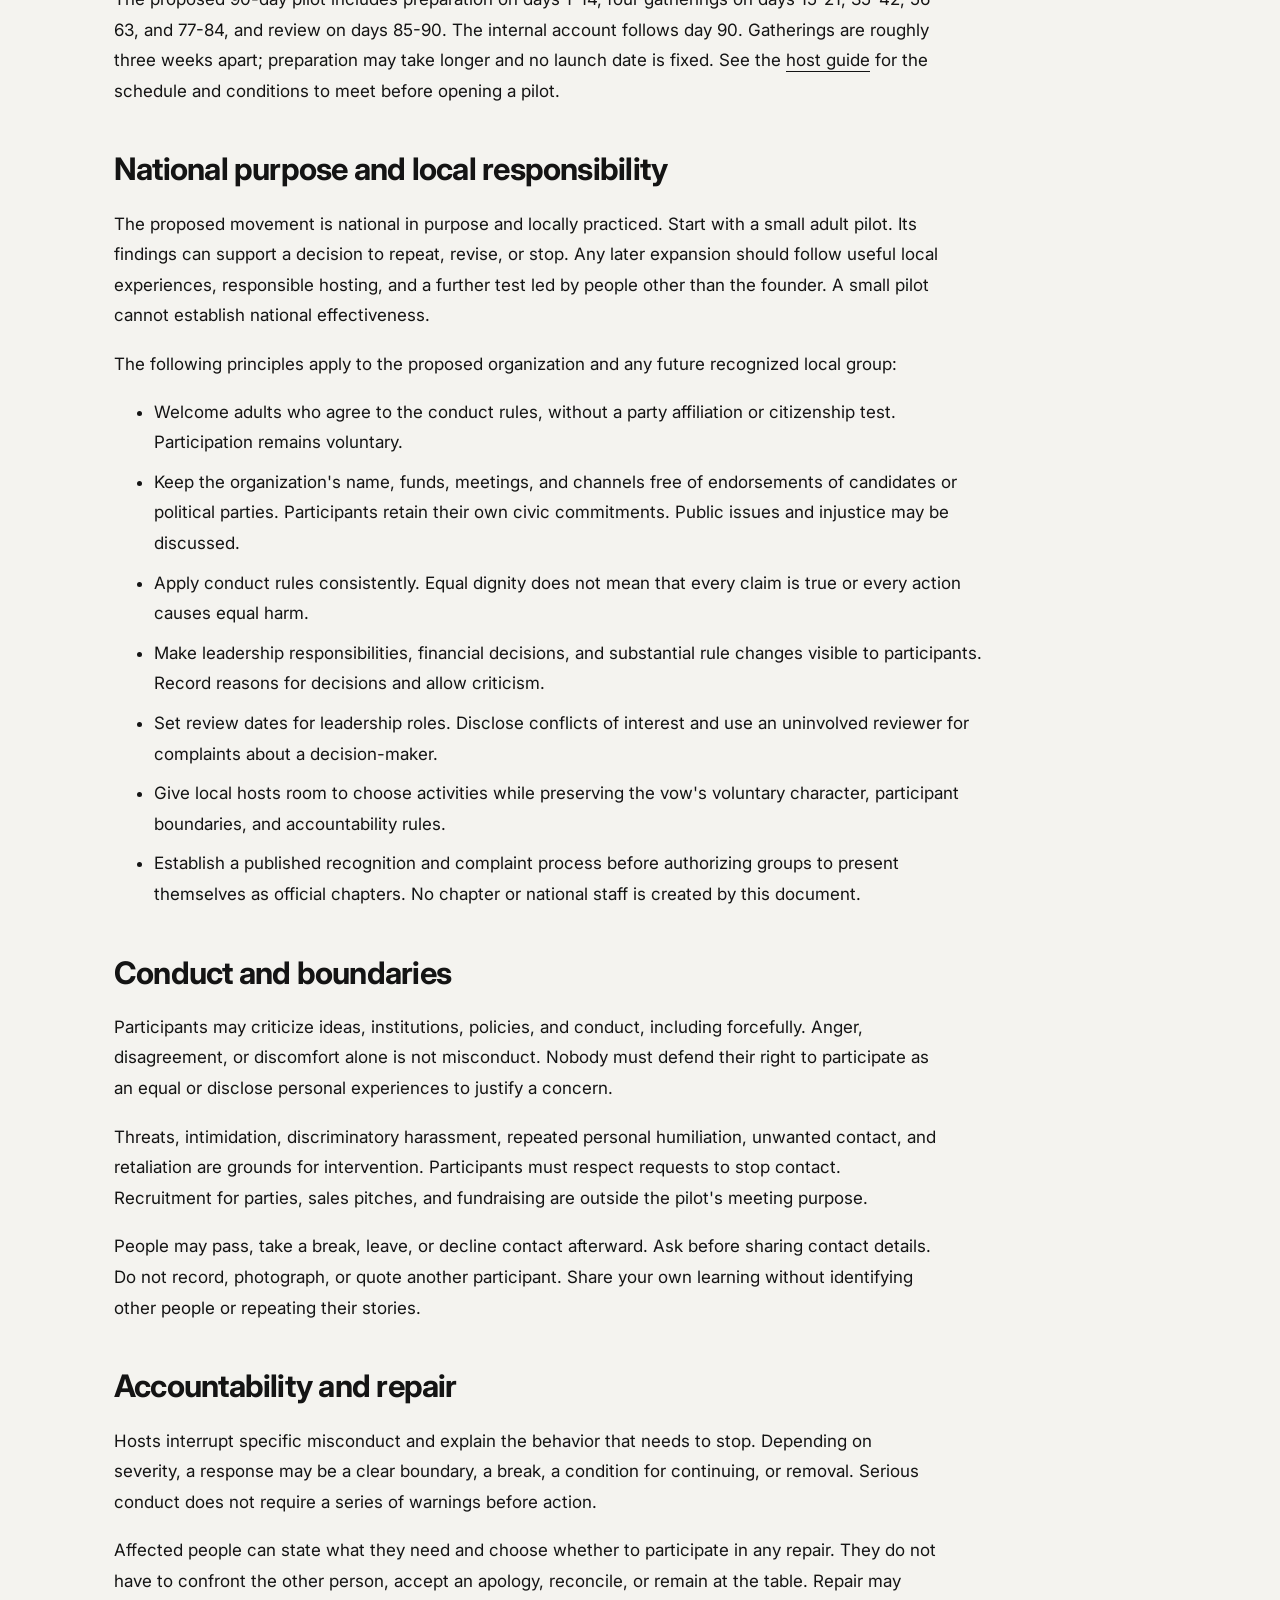
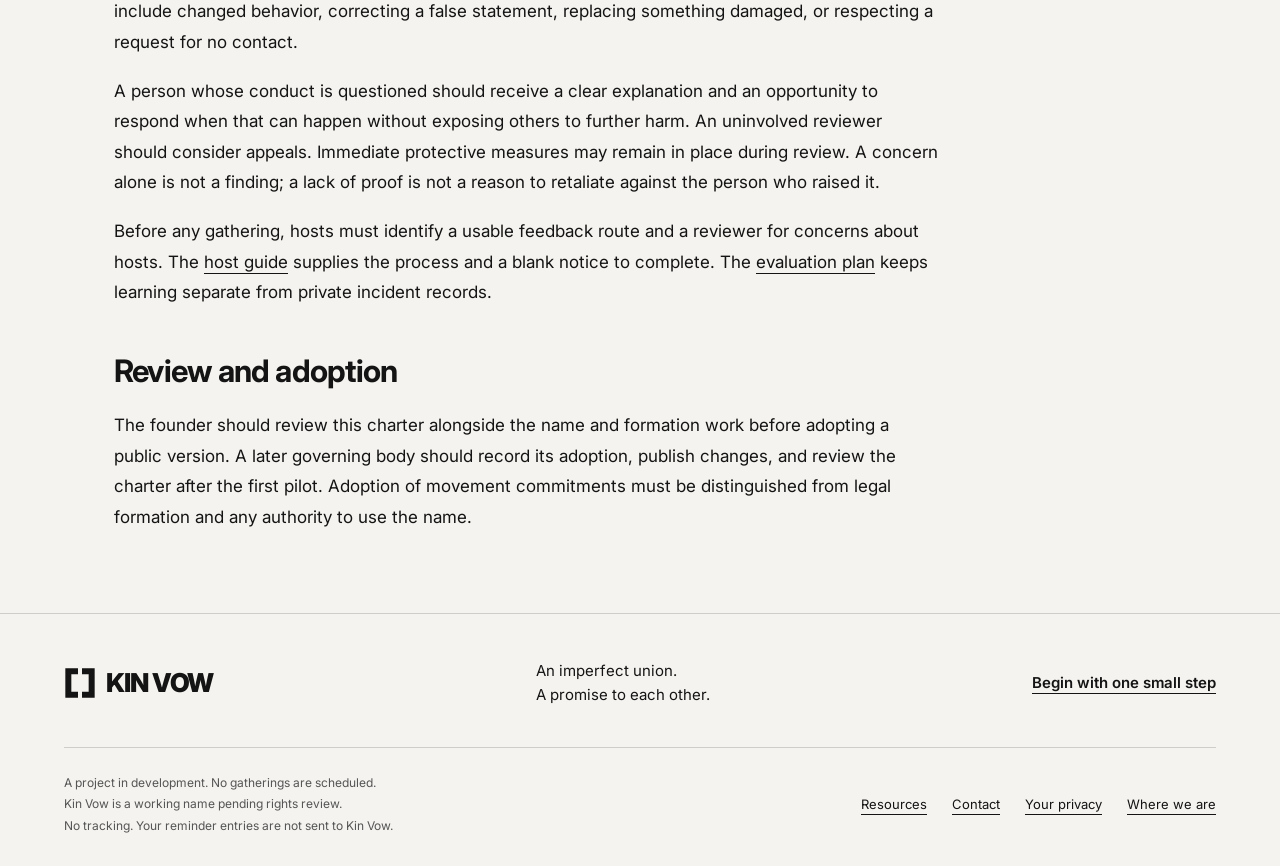
<file: charter.html>
<!doctype html>
<html lang="en">
<head>
  <meta charset="utf-8">
  <meta http-equiv="Content-Security-Policy" content="default-src &#x27;none&#x27;; script-src &#x27;self&#x27; &#x27;sha256-nXM02kBOxFmKTJ4KbtqcRiKHKMTEzJvL8W4599J1X+k=&#x27;; style-src &#x27;self&#x27;; img-src &#x27;self&#x27;; font-src &#x27;self&#x27;; connect-src &#x27;none&#x27;; object-src &#x27;none&#x27;; base-uri &#x27;none&#x27;; form-action &#x27;none&#x27;">
  <meta name="referrer" content="no-referrer">
  <meta name="viewport" content="width=device-width, initial-scale=1">
  <meta name="robots" content="index, follow, max-image-preview:large">
  <meta name="description" content="The proposed Kin Vow charter: purpose, six pillars, voluntary practice, boundaries, and accountability.">
  <meta name="theme-color" content="#f4f3ef">
  <title>Proposed founding charter | Kin Vow</title>
  <link rel="canonical" href="https://kinvow.org/charter.html">
  <meta property="og:type" content="website">
  <meta property="og:site_name" content="Kin Vow">
  <meta property="og:title" content="Proposed founding charter | Kin Vow">
  <meta property="og:description" content="The proposed Kin Vow charter: purpose, six pillars, voluntary practice, boundaries, and accountability.">
  <meta property="og:url" content="https://kinvow.org/charter.html">
  <meta property="og:image" content="https://kinvow.org/assets/kin-vow-mark-ink-1024.png">
  <meta property="og:image:type" content="image/png">
  <meta property="og:image:width" content="1024">
  <meta property="og:image:height" content="1024">
  <meta property="og:image:alt" content="Kin Vow mark">
  <meta name="twitter:card" content="summary">
  <meta name="twitter:title" content="Proposed founding charter | Kin Vow">
  <meta name="twitter:description" content="The proposed Kin Vow charter: purpose, six pillars, voluntary practice, boundaries, and accountability.">
  <meta name="twitter:image" content="https://kinvow.org/assets/kin-vow-mark-ink-1024.png">
  <meta name="twitter:image:alt" content="Kin Vow mark">
  <script type="application/ld+json">{"@context": "https://schema.org", "@graph": [{"@type": "WebPage", "@id": "https://kinvow.org/charter.html#webpage", "url": "https://kinvow.org/charter.html", "name": "Proposed founding charter | Kin Vow", "description": "The proposed Kin Vow charter: purpose, six pillars, voluntary practice, boundaries, and accountability.", "inLanguage": "en", "isPartOf": {"@id": "https://kinvow.org/#website"}, "breadcrumb": {"@id": "https://kinvow.org/charter.html#breadcrumb"}}, {"@type": "BreadcrumbList", "@id": "https://kinvow.org/charter.html#breadcrumb", "itemListElement": [{"@type": "ListItem", "position": 1, "name": "Home", "item": "https://kinvow.org/"}, {"@type": "ListItem", "position": 2, "name": "Resources", "item": "https://kinvow.org/resources.html"}, {"@type": "ListItem", "position": 3, "name": "Founding charter", "item": "https://kinvow.org/charter.html"}]}]}</script>
  <link rel="icon" type="image/svg+xml" href="assets/kin-vow-mark-ink.svg">
  <link rel="icon" type="image/png" sizes="64x64" href="assets/kin-vow-mark-ink-64.png">
  <link rel="preload" as="font" href="assets/Inter-Variable.woff2" type="font/woff2" crossorigin>
  <link rel="stylesheet" href="styles.css">
  <script src="site.js" defer></script>
  <script src="print.js" defer></script>
</head>
<body data-page="resources">
  <a class="skip-link" href="#main">Skip to content</a>
  <header class="site-header wrap">
    <a class="brand" href="./" aria-label="Kin Vow home"><img src="assets/kin-vow-mark-ink.svg" alt="" width="36" height="36"><span>KIN VOW</span></a>
    <button class="menu-button" id="menu-toggle" aria-expanded="false" aria-controls="site-nav" hidden>Menu <span aria-hidden="true">+</span></button>
    <nav class="site-nav" id="site-nav" aria-label="Main navigation">
      <a data-nav="practice" href="practice.html">Practice</a><a data-nav="vow" href="vow.html">The vow</a><a data-nav="kin-table" href="kin-table.html">Kin Tables</a><a data-nav="about" href="about.html">The idea</a><a data-nav="resources" aria-current="location" href="resources.html">Resources</a>
    </nav>
  </header>
  <main id="main">
<article class="wrap document">
  <header class="document-header">
    <p class="eyebrow"><a href="./">Home</a> / <a href="resources.html">Resources</a> / Founding charter</p>
    <h1 id="kin-vow">Kin Vow</h1>
  </header>
  <nav class="print-toolbar" aria-label="Document actions">
    <a class="text-link" href="resources.html">All resources</a>
    <button class="button" type="button" data-print hidden>Print this document</button>
    <a class="button button-secondary" href="resources/founding-charter.md" download>Download Markdown</a>
  </nav>
  <nav class="document-toc" aria-label="On this page">
    <p class="eyebrow">On this page</p>
    <ol>
<li class="toc-level-2"><a href="#why-we-exist">Why we exist</a></li>
<li class="toc-level-2"><a href="#the-voluntary-vow">The voluntary vow</a></li>
<li class="toc-level-2"><a href="#six-pillars">Six pillars</a></li>
<li class="toc-level-2"><a href="#the-practice">The practice</a></li>
<li class="toc-level-2"><a href="#national-purpose-and-local-responsibility">National purpose and local responsibility</a></li>
<li class="toc-level-2"><a href="#conduct-and-boundaries">Conduct and boundaries</a></li>
<li class="toc-level-2"><a href="#accountability-and-repair">Accountability and repair</a></li>
<li class="toc-level-2"><a href="#review-and-adoption">Review and adoption</a></li>
    </ol>
  </nav>
  <div class="document-body">
<p>An imperfect union. A promise to each other.</p>
<p>Proposed founding charter, version 0.2 | October 31, 2026</p>
<p>Kin Vow is a working name pending rights review. This document proposes the movement's commitments. It has not been adopted as legal bylaws and does not establish an incorporated organization, tax status, or existing membership.</p>
<p>Kin Vow is a project in development. An adult pilot is being planned; no gatherings are scheduled. No host organization or official chapter is confirmed.</p>
<h2 id="why-we-exist">Why we exist</h2>
<p>America is an imperfect union, made of people whose lives are larger than the labels we give them. Kin Vow begins with a promise to recognize that humanity and act on it. We practice listening, useful cooperation, and repair while keeping the freedom to disagree and set boundaries. We begin close to home, with commitments small enough to keep.</p>
<p>Our mission is to build a national practice of treating one another with dignity. We want contempt and dehumanization to have less room in American civic life. A local pilot will help us learn whether our activities serve that purpose; it cannot establish a national effect.</p>
<p>Being kin means recognizing each person's worth and taking responsibility for how we treat them. People choose their relationships and boundaries. Kinship gives no claim to another person's time, trust, forgiveness, or closeness.</p>
<h2 id="the-voluntary-vow">The voluntary vow</h2>
<blockquote>
<p>I will treat every person as if their inner world is as vast and valuable as my own. I will listen to understand, speak honestly, and leave room to be wrong. I will challenge harm without denying anyone's humanity. I will respect other people's boundaries and my own. When I fall short, I will acknowledge what I did and seek repair without demanding forgiveness. I vow to practice being kin through care for others and promises I can keep.</p>
</blockquote>
<p>People may attend and try the practice without taking the vow. No signature, public declaration, ideological test, or record of pledges is required. Everyone who attends agrees to the meeting's conduct rules. If a promise cannot be kept, acknowledge it and discuss a realistic change with the person affected. They do not owe forgiveness or another chance.</p>
<h2 id="six-pillars">Six pillars</h2>
<div class="table-scroll" role="region" aria-label="Scrollable table" tabindex="0">
<table>
<thead><tr><th scope="col">Pillar</th><th scope="col">What it asks of us</th><th scope="col">An ordinary practice</th></tr></thead>
<tbody>
<tr><td>Knowledge</td><td>Stay curious and check what we think we know.</td><td>Ask a sincere question; verify a claim before repeating it.</td></tr>
<tr><td>Identity</td><td>Let people describe themselves and choose what to share.</td><td>Use the name someone offers; avoid asking them to speak for a whole group.</td></tr>
<tr><td>Narrative</td><td>Make room for the experiences behind a person's views.</td><td>Ask what shaped a view without demanding a personal story.</td></tr>
<tr><td>Voice</td><td>Give people a fair chance to speak, pass, and be heard.</td><td>Share the available time and offer a written response option.</td></tr>
<tr><td>Oneness</td><td>Recognize shared humanity while respecting real differences.</td><td>Cooperate on a useful task without requiring agreement on other matters.</td></tr>
<tr><td>Worth</td><td>Treat human dignity as something everyone already has.</td><td>Set a boundary without humiliation; challenge cruelty even within your own circle.</td></tr>
</tbody></table>
</div>
<p>These pillars guide practice. Participants do not need to memorize them. A personal account deserves a fair hearing; factual claims remain open to examination.</p>
<h2 id="the-practice">The practice</h2>
<p>The everyday invitation is <strong>One conversation. One kept commitment.</strong> These are related habits, not a requirement to make a new promise after each conversation. Ask someone willing what they would like you to understand. Listen, check your understanding, and offer advice only if invited. Passing, changing the topic, or stopping is allowed.</p>
<p>Listening can be enough. If an action is wanted, choose something useful that fits your capacity. Keeping an existing promise or respecting a requested boundary counts. Follow through and, when welcome, ask whether it helped. Existing relationships and ordinary conversations count. No one needs to seek out a political opponent or someone who has harmed them.</p>
<p>Proposed Kin Tables bring 8-12 adult participants, with a target of 12, together with two hosts. A modest shared task is optional and depends on need, permission, capacity, and participant interest. People affected by a proposed task help decide whether it would be useful. Photos, testimonials, and public proof are unnecessary.</p>
<p>The proposed 90-day pilot includes preparation on days 1-14, four gatherings on days 15-21, 35-42, 56-63, and 77-84, and review on days 85-90. The internal account follows day 90. Gatherings are roughly three weeks apart; preparation may take longer and no launch date is fixed. See the <a href="host-guide.html">host guide</a> for the schedule and conditions to meet before opening a pilot.</p>
<h2 id="national-purpose-and-local-responsibility">National purpose and local responsibility</h2>
<p>The proposed movement is national in purpose and locally practiced. Start with a small adult pilot. Its findings can support a decision to repeat, revise, or stop. Any later expansion should follow useful local experiences, responsible hosting, and a further test led by people other than the founder. A small pilot cannot establish national effectiveness.</p>
<p>The following principles apply to the proposed organization and any future recognized local group:</p>
<ul>
<li>Welcome adults who agree to the conduct rules, without a party affiliation or citizenship test. Participation remains voluntary.</li>
<li>Keep the organization's name, funds, meetings, and channels free of endorsements of candidates or political parties. Participants retain their own civic commitments. Public issues and injustice may be discussed.</li>
<li>Apply conduct rules consistently. Equal dignity does not mean that every claim is true or every action causes equal harm.</li>
<li>Make leadership responsibilities, financial decisions, and substantial rule changes visible to participants. Record reasons for decisions and allow criticism.</li>
<li>Set review dates for leadership roles. Disclose conflicts of interest and use an uninvolved reviewer for complaints about a decision-maker.</li>
<li>Give local hosts room to choose activities while preserving the vow's voluntary character, participant boundaries, and accountability rules.</li>
<li>Establish a published recognition and complaint process before authorizing groups to present themselves as official chapters. No chapter or national staff is created by this document.</li>
</ul>
<h2 id="conduct-and-boundaries">Conduct and boundaries</h2>
<p>Participants may criticize ideas, institutions, policies, and conduct, including forcefully. Anger, disagreement, or discomfort alone is not misconduct. Nobody must defend their right to participate as an equal or disclose personal experiences to justify a concern.</p>
<p>Threats, intimidation, discriminatory harassment, repeated personal humiliation, unwanted contact, and retaliation are grounds for intervention. Participants must respect requests to stop contact. Recruitment for parties, sales pitches, and fundraising are outside the pilot's meeting purpose.</p>
<p>People may pass, take a break, leave, or decline contact afterward. Ask before sharing contact details. Do not record, photograph, or quote another participant. Share your own learning without identifying other people or repeating their stories.</p>
<h2 id="accountability-and-repair">Accountability and repair</h2>
<p>Hosts interrupt specific misconduct and explain the behavior that needs to stop. Depending on severity, a response may be a clear boundary, a break, a condition for continuing, or removal. Serious conduct does not require a series of warnings before action.</p>
<p>Affected people can state what they need and choose whether to participate in any repair. They do not have to confront the other person, accept an apology, reconcile, or remain at the table. Repair may include changed behavior, correcting a false statement, replacing something damaged, or respecting a request for no contact.</p>
<p>A person whose conduct is questioned should receive a clear explanation and an opportunity to respond when that can happen without exposing others to further harm. An uninvolved reviewer should consider appeals. Immediate protective measures may remain in place during review. A concern alone is not a finding; a lack of proof is not a reason to retaliate against the person who raised it.</p>
<p>Before any gathering, hosts must identify a usable feedback route and a reviewer for concerns about hosts. The <a href="host-guide.html">host guide</a> supplies the process and a blank notice to complete. The <a href="evaluation.html">evaluation plan</a> keeps learning separate from private incident records.</p>
<h2 id="review-and-adoption">Review and adoption</h2>
<p>The founder should review this charter alongside the name and formation work before adopting a public version. A later governing body should record its adoption, publish changes, and review the charter after the first pilot. Adoption of movement commitments must be distinguished from legal formation and any authority to use the name.</p>
  </div>
</article>
  </main>
  <footer class="site-footer wrap">
    <div class="footer-top"><a class="brand" href="./"><img src="assets/kin-vow-mark-ink.svg" alt="" width="32" height="32"><span>KIN VOW</span></a><p>An imperfect union.<br>A promise to each other.</p><a class="text-link" href="practice.html">Begin with one small step</a></div>
    <div class="footer-bottom"><p>A project in development. No gatherings are scheduled.<br>Kin Vow is a working name pending rights review.<br>No tracking. Your reminder entries are not sent to Kin Vow.</p><div><a href="resources.html">Resources</a><a href="about.html#contact">Contact</a><a href="about.html#privacy">Your privacy</a><a href="about.html#current-stage">Where we are</a></div></div>
  </footer>
</body>
</html>
</file>
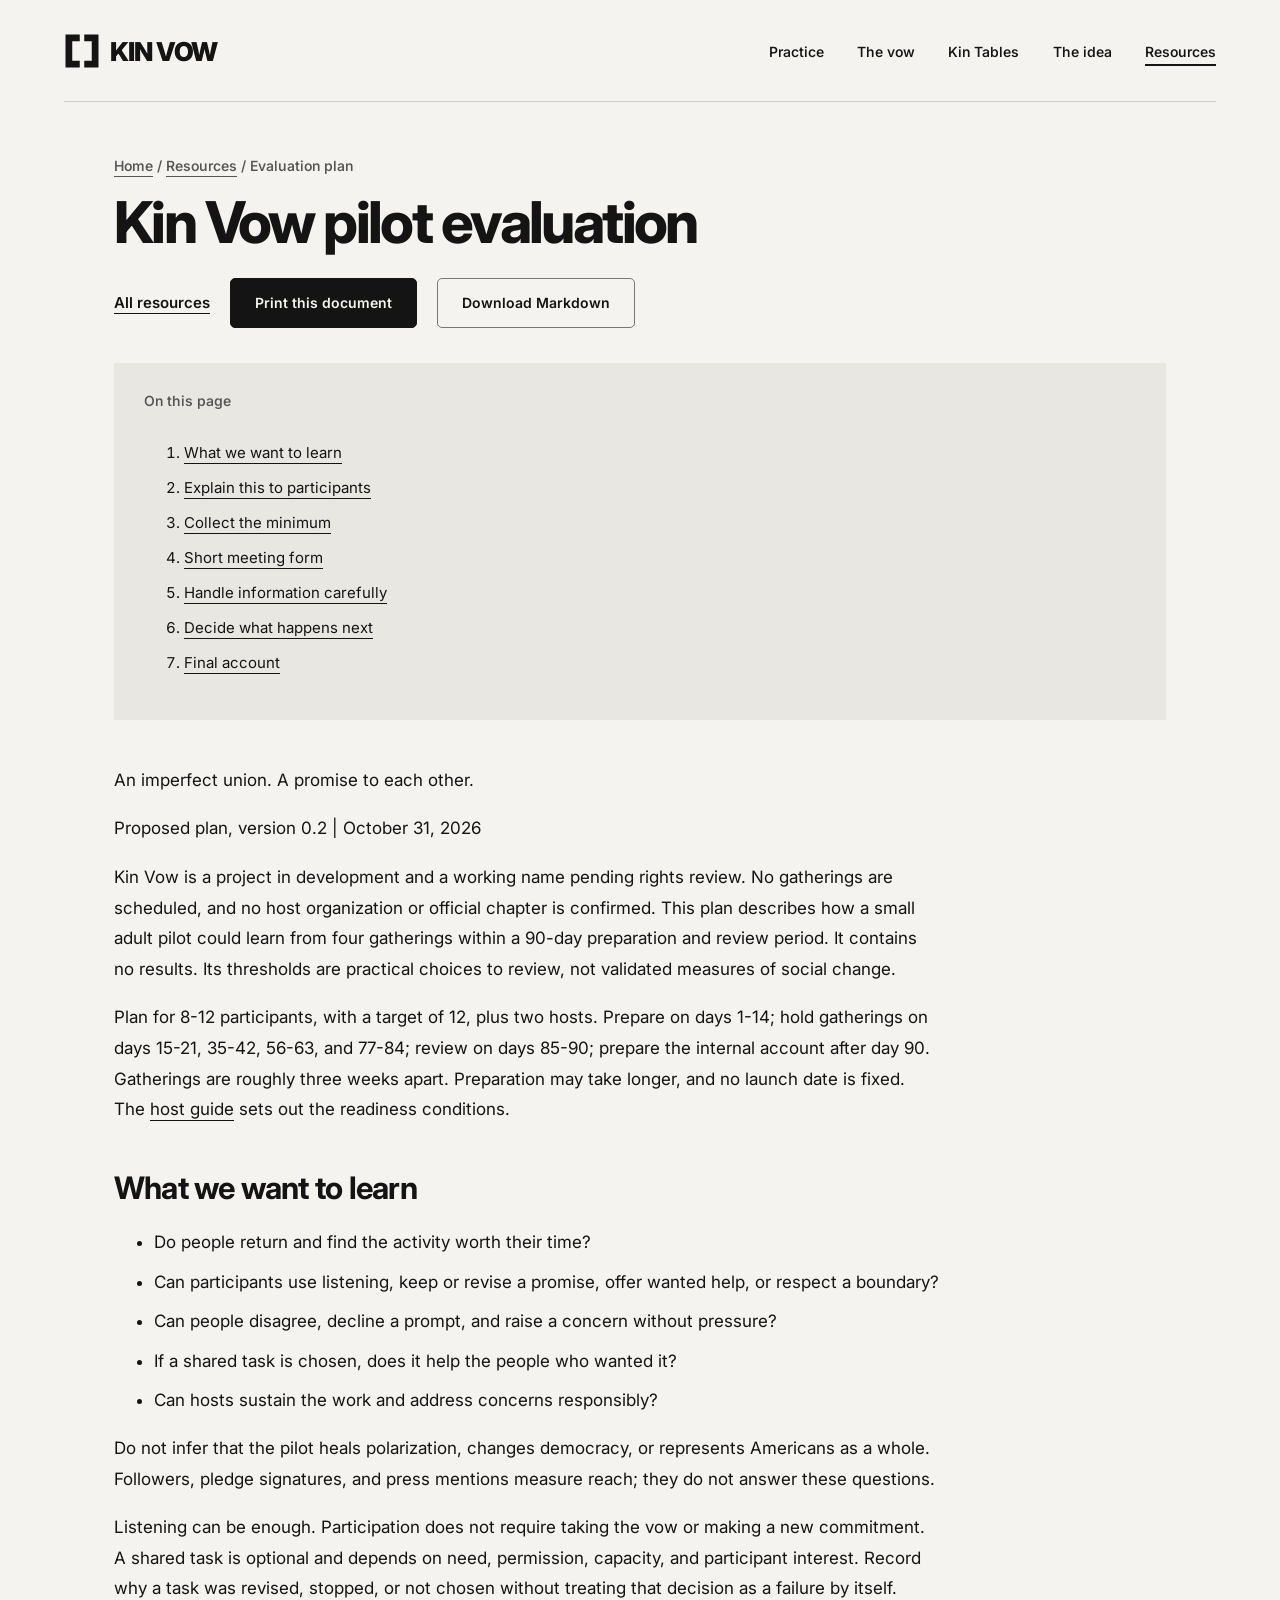
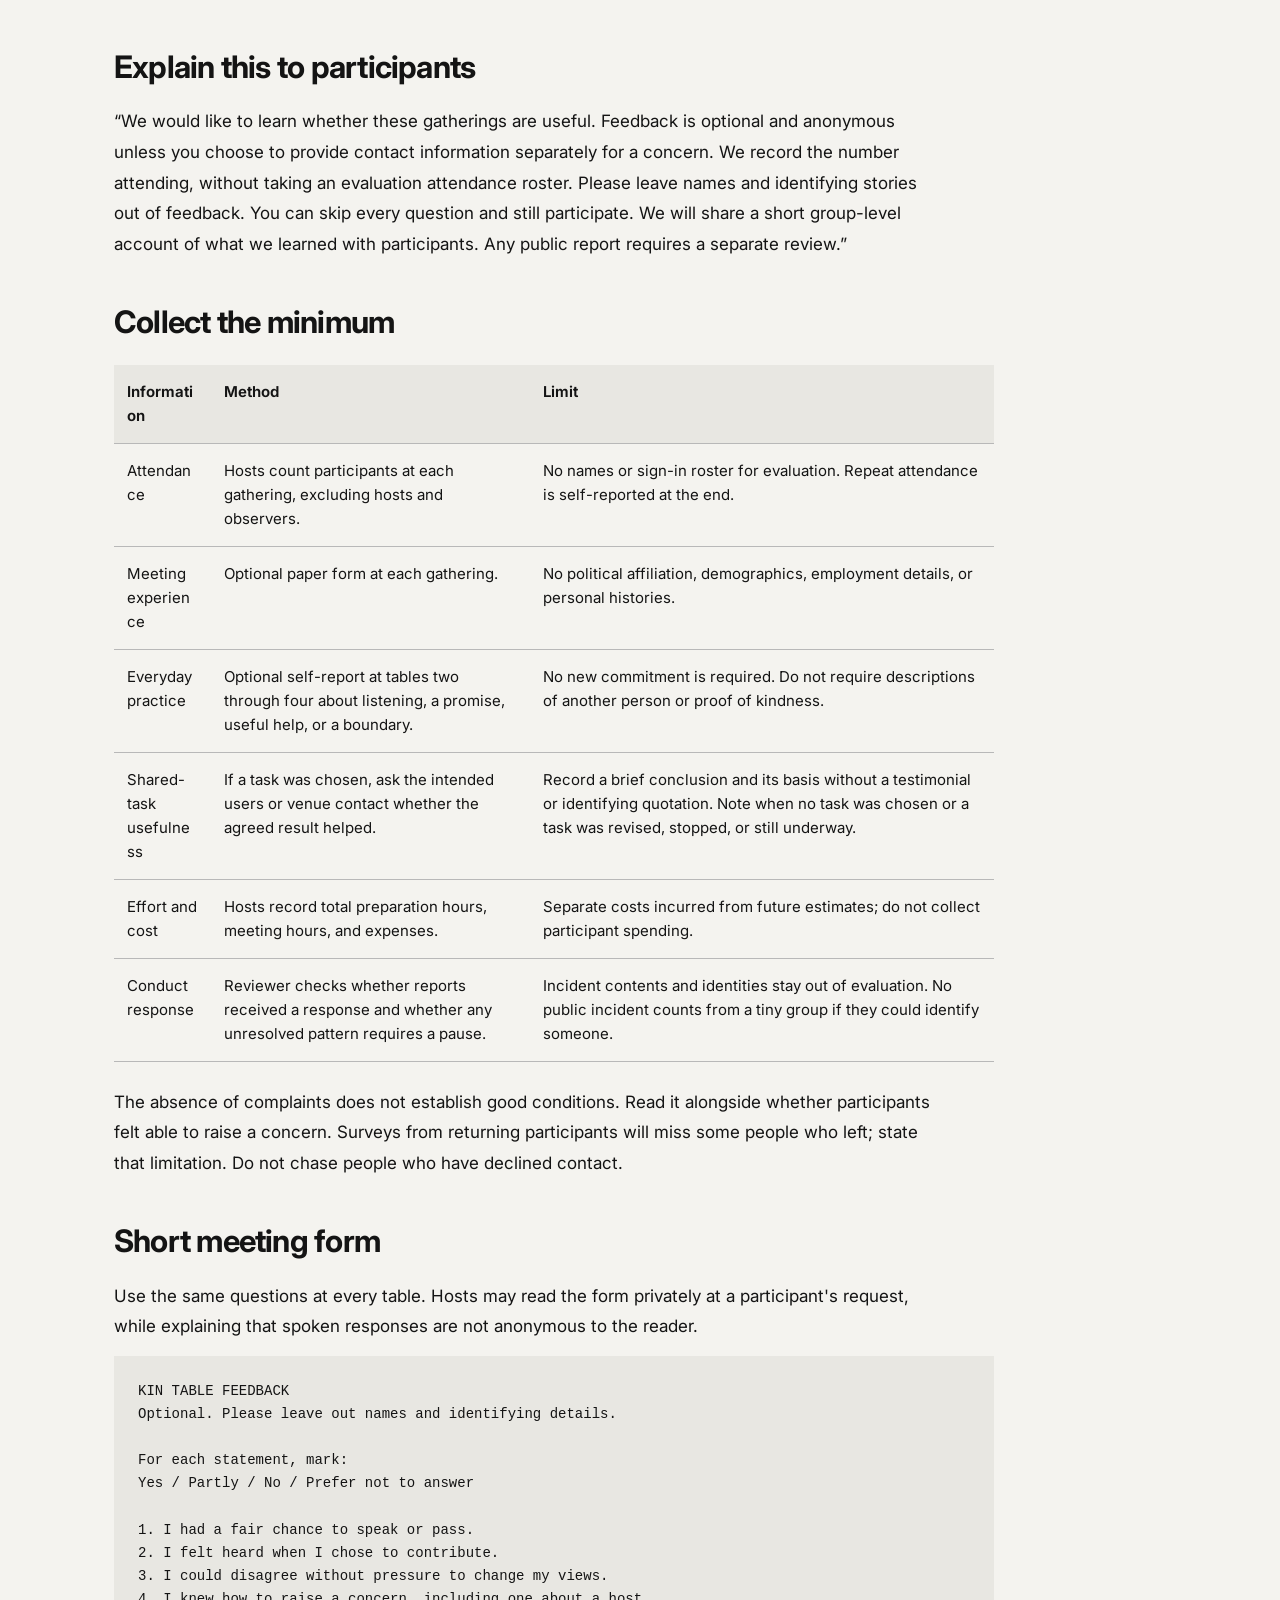
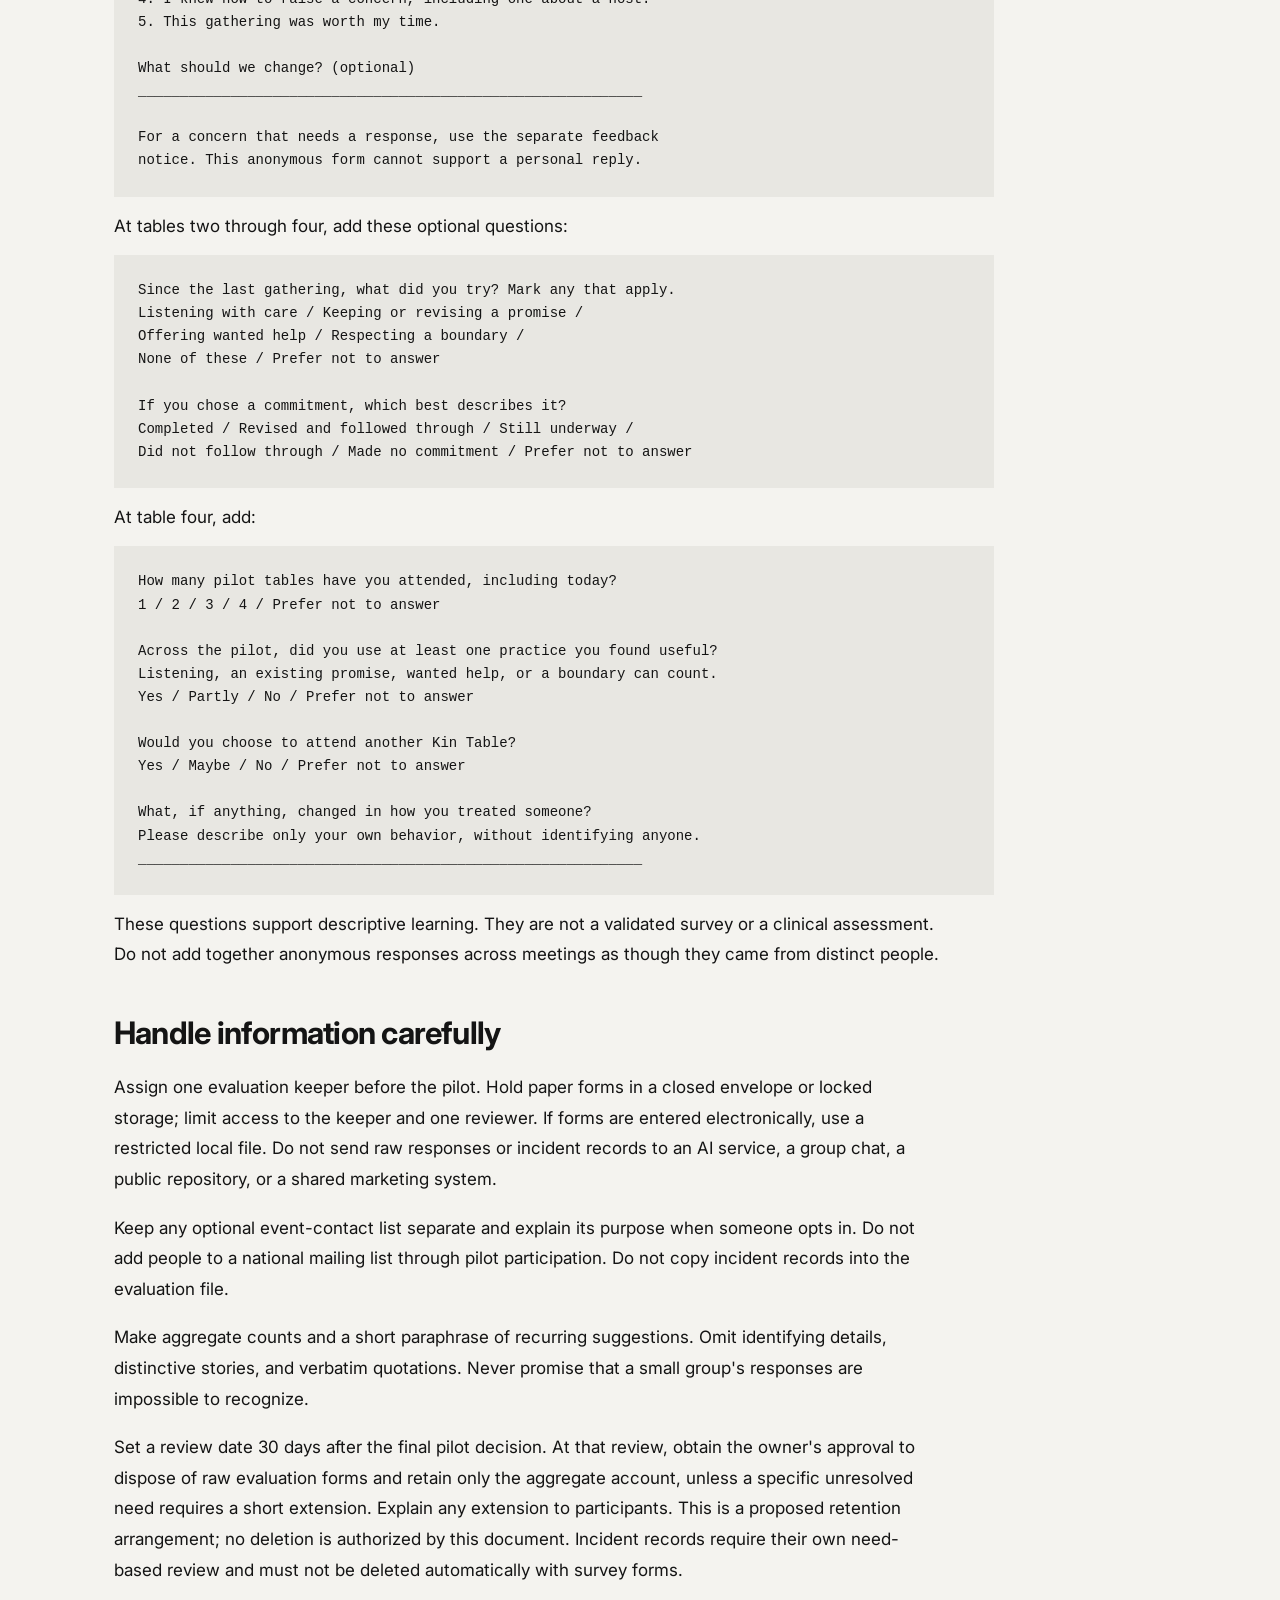
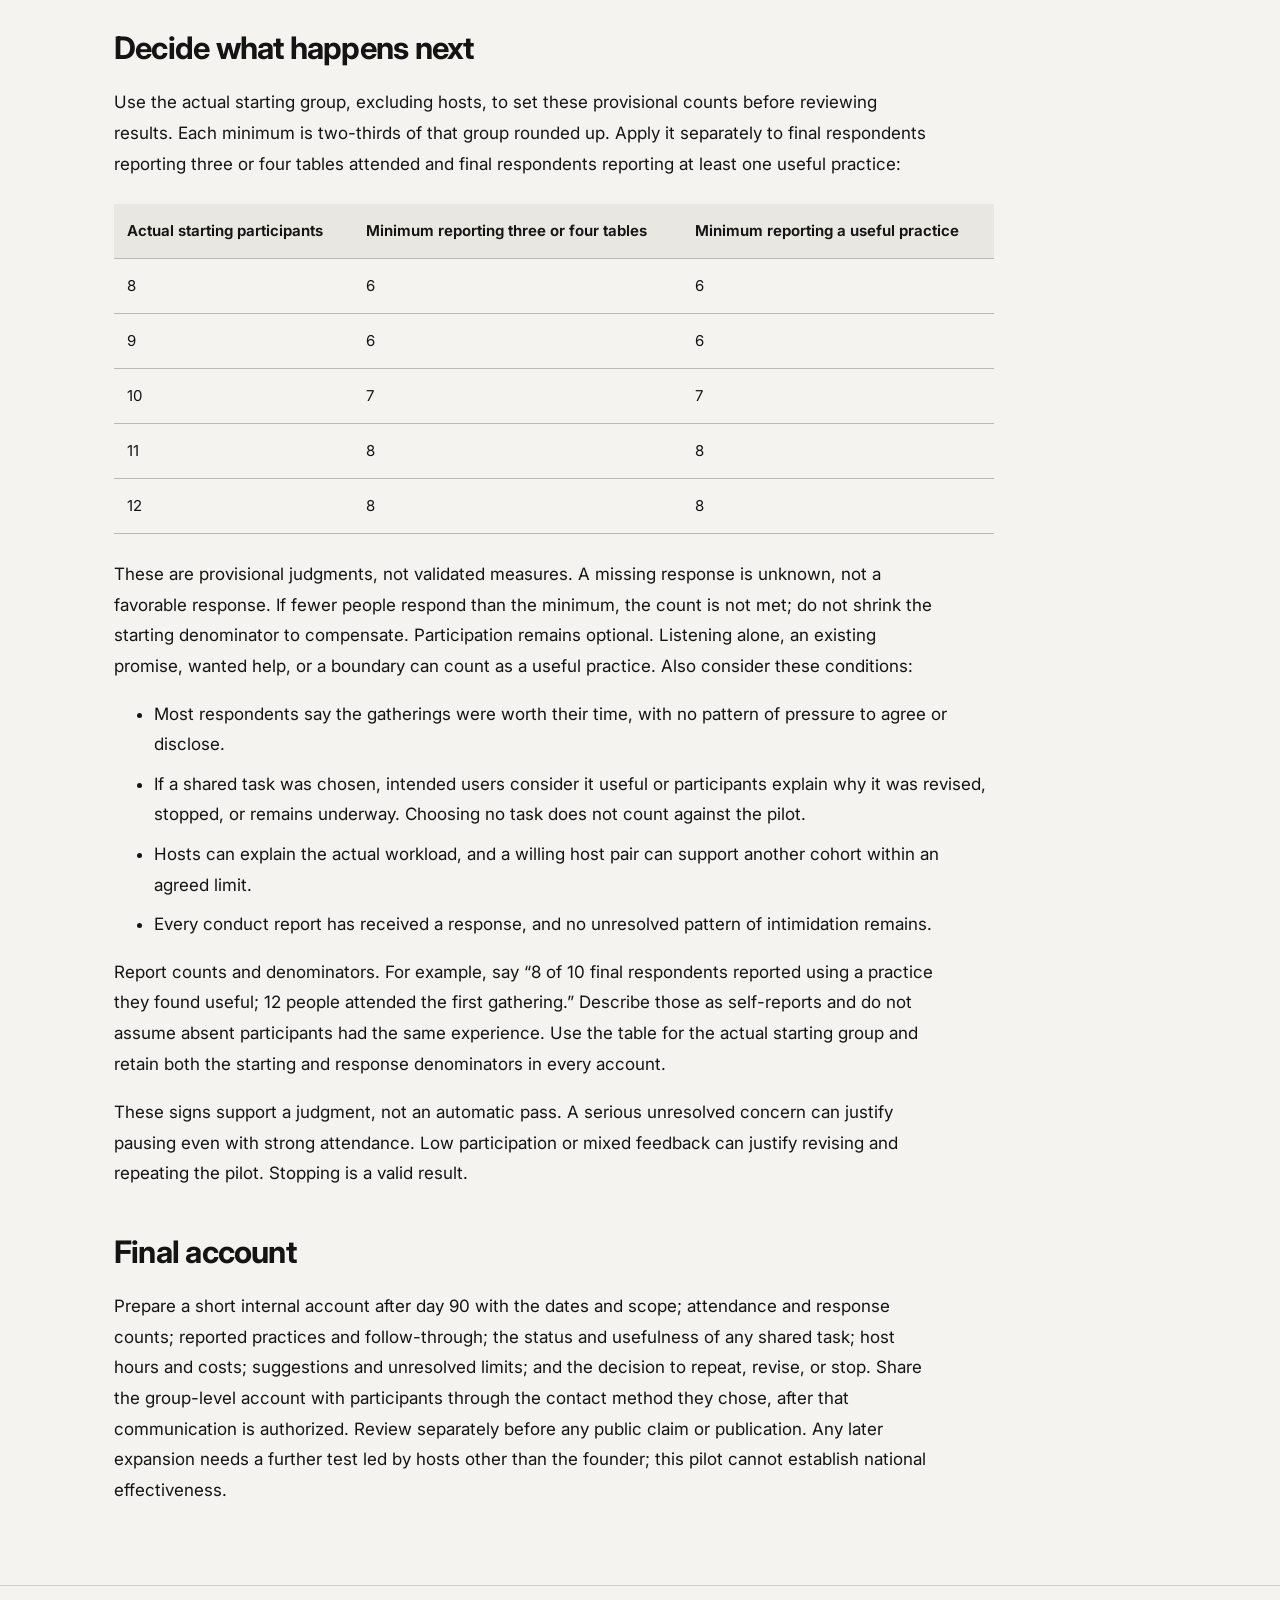
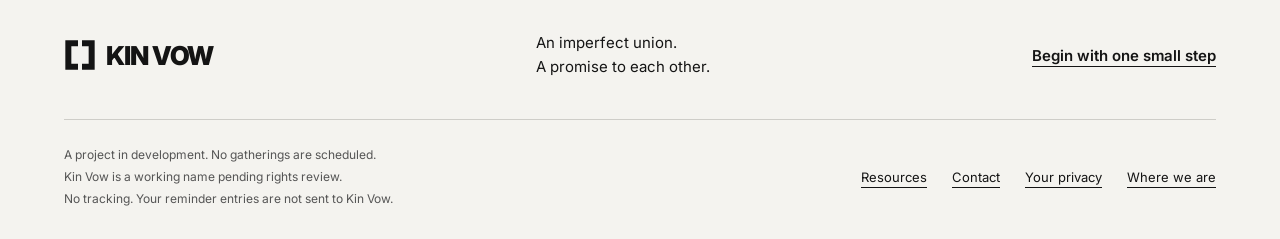
<file: evaluation.html>
<!doctype html>
<html lang="en">
<head>
  <meta charset="utf-8">
  <meta http-equiv="Content-Security-Policy" content="default-src &#x27;none&#x27;; script-src &#x27;self&#x27; &#x27;sha256-IHdNqsqFSMLRfKIIu+eeDuLBjjrrzLM7qtNHEDvkisw=&#x27;; style-src &#x27;self&#x27;; img-src &#x27;self&#x27;; font-src &#x27;self&#x27;; connect-src &#x27;none&#x27;; object-src &#x27;none&#x27;; base-uri &#x27;none&#x27;; form-action &#x27;none&#x27;">
  <meta name="referrer" content="no-referrer">
  <meta name="viewport" content="width=device-width, initial-scale=1">
  <meta name="robots" content="index, follow, max-image-preview:large">
  <meta name="description" content="A proposed plan for learning from a small adult Kin Vow pilot, with optional feedback forms and clear limits.">
  <meta name="theme-color" content="#f4f3ef">
  <title>Proposed adult pilot evaluation plan | Kin Vow</title>
  <link rel="canonical" href="https://kinvow.org/evaluation.html">
  <meta property="og:type" content="website">
  <meta property="og:site_name" content="Kin Vow">
  <meta property="og:title" content="Proposed adult pilot evaluation plan | Kin Vow">
  <meta property="og:description" content="A proposed plan for learning from a small adult Kin Vow pilot, with optional feedback forms and clear limits.">
  <meta property="og:url" content="https://kinvow.org/evaluation.html">
  <meta property="og:image" content="https://kinvow.org/assets/kin-vow-mark-ink-1024.png">
  <meta property="og:image:type" content="image/png">
  <meta property="og:image:width" content="1024">
  <meta property="og:image:height" content="1024">
  <meta property="og:image:alt" content="Kin Vow mark">
  <meta name="twitter:card" content="summary">
  <meta name="twitter:title" content="Proposed adult pilot evaluation plan | Kin Vow">
  <meta name="twitter:description" content="A proposed plan for learning from a small adult Kin Vow pilot, with optional feedback forms and clear limits.">
  <meta name="twitter:image" content="https://kinvow.org/assets/kin-vow-mark-ink-1024.png">
  <meta name="twitter:image:alt" content="Kin Vow mark">
  <script type="application/ld+json">{"@context": "https://schema.org", "@graph": [{"@type": "WebPage", "@id": "https://kinvow.org/evaluation.html#webpage", "url": "https://kinvow.org/evaluation.html", "name": "Proposed adult pilot evaluation plan | Kin Vow", "description": "A proposed plan for learning from a small adult Kin Vow pilot, with optional feedback forms and clear limits.", "inLanguage": "en", "isPartOf": {"@id": "https://kinvow.org/#website"}, "breadcrumb": {"@id": "https://kinvow.org/evaluation.html#breadcrumb"}}, {"@type": "BreadcrumbList", "@id": "https://kinvow.org/evaluation.html#breadcrumb", "itemListElement": [{"@type": "ListItem", "position": 1, "name": "Home", "item": "https://kinvow.org/"}, {"@type": "ListItem", "position": 2, "name": "Resources", "item": "https://kinvow.org/resources.html"}, {"@type": "ListItem", "position": 3, "name": "Evaluation plan", "item": "https://kinvow.org/evaluation.html"}]}]}</script>
  <link rel="icon" type="image/svg+xml" href="assets/kin-vow-mark-ink.svg">
  <link rel="icon" type="image/png" sizes="64x64" href="assets/kin-vow-mark-ink-64.png">
  <link rel="preload" as="font" href="assets/Inter-Variable.woff2" type="font/woff2" crossorigin>
  <link rel="stylesheet" href="styles.css">
  <script src="site.js" defer></script>
  <script src="print.js" defer></script>
</head>
<body data-page="resources">
  <a class="skip-link" href="#main">Skip to content</a>
  <header class="site-header wrap">
    <a class="brand" href="./" aria-label="Kin Vow home"><img src="assets/kin-vow-mark-ink.svg" alt="" width="36" height="36"><span>KIN VOW</span></a>
    <button class="menu-button" id="menu-toggle" aria-expanded="false" aria-controls="site-nav" hidden>Menu <span aria-hidden="true">+</span></button>
    <nav class="site-nav" id="site-nav" aria-label="Main navigation">
      <a data-nav="practice" href="practice.html">Practice</a><a data-nav="vow" href="vow.html">The vow</a><a data-nav="kin-table" href="kin-table.html">Kin Tables</a><a data-nav="about" href="about.html">The idea</a><a data-nav="resources" aria-current="location" href="resources.html">Resources</a>
    </nav>
  </header>
  <main id="main">
<article class="wrap document">
  <header class="document-header">
    <p class="eyebrow"><a href="./">Home</a> / <a href="resources.html">Resources</a> / Evaluation plan</p>
    <h1 id="kin-vow-pilot-evaluation">Kin Vow pilot evaluation</h1>
  </header>
  <nav class="print-toolbar" aria-label="Document actions">
    <a class="text-link" href="resources.html">All resources</a>
    <button class="button" type="button" data-print hidden>Print this document</button>
    <a class="button button-secondary" href="resources/evaluation-plan.md" download>Download Markdown</a>
  </nav>
  <nav class="document-toc" aria-label="On this page">
    <p class="eyebrow">On this page</p>
    <ol>
<li class="toc-level-2"><a href="#what-we-want-to-learn">What we want to learn</a></li>
<li class="toc-level-2"><a href="#explain-this-to-participants">Explain this to participants</a></li>
<li class="toc-level-2"><a href="#collect-the-minimum">Collect the minimum</a></li>
<li class="toc-level-2"><a href="#short-meeting-form">Short meeting form</a></li>
<li class="toc-level-2"><a href="#handle-information-carefully">Handle information carefully</a></li>
<li class="toc-level-2"><a href="#decide-what-happens-next">Decide what happens next</a></li>
<li class="toc-level-2"><a href="#final-account">Final account</a></li>
    </ol>
  </nav>
  <div class="document-body">
<p>An imperfect union. A promise to each other.</p>
<p>Proposed plan, version 0.2 | October 31, 2026</p>
<p>Kin Vow is a project in development and a working name pending rights review. No gatherings are scheduled, and no host organization or official chapter is confirmed. This plan describes how a small adult pilot could learn from four gatherings within a 90-day preparation and review period. It contains no results. Its thresholds are practical choices to review, not validated measures of social change.</p>
<p>Plan for 8-12 participants, with a target of 12, plus two hosts. Prepare on days 1-14; hold gatherings on days 15-21, 35-42, 56-63, and 77-84; review on days 85-90; prepare the internal account after day 90. Gatherings are roughly three weeks apart. Preparation may take longer, and no launch date is fixed. The <a href="host-guide.html">host guide</a> sets out the readiness conditions.</p>
<h2 id="what-we-want-to-learn">What we want to learn</h2>
<ul>
<li>Do people return and find the activity worth their time?</li>
<li>Can participants use listening, keep or revise a promise, offer wanted help, or respect a boundary?</li>
<li>Can people disagree, decline a prompt, and raise a concern without pressure?</li>
<li>If a shared task is chosen, does it help the people who wanted it?</li>
<li>Can hosts sustain the work and address concerns responsibly?</li>
</ul>
<p>Do not infer that the pilot heals polarization, changes democracy, or represents Americans as a whole. Followers, pledge signatures, and press mentions measure reach; they do not answer these questions.</p>
<p>Listening can be enough. Participation does not require taking the vow or making a new commitment. A shared task is optional and depends on need, permission, capacity, and participant interest. Record why a task was revised, stopped, or not chosen without treating that decision as a failure by itself.</p>
<h2 id="explain-this-to-participants">Explain this to participants</h2>
<p>“We would like to learn whether these gatherings are useful. Feedback is optional and anonymous unless you choose to provide contact information separately for a concern. We record the number attending, without taking an evaluation attendance roster. Please leave names and identifying stories out of feedback. You can skip every question and still participate. We will share a short group-level account of what we learned with participants. Any public report requires a separate review.”</p>
<h2 id="collect-the-minimum">Collect the minimum</h2>
<div class="table-scroll" role="region" aria-label="Scrollable table" tabindex="0">
<table>
<thead><tr><th scope="col">Information</th><th scope="col">Method</th><th scope="col">Limit</th></tr></thead>
<tbody>
<tr><td>Attendance</td><td>Hosts count participants at each gathering, excluding hosts and observers.</td><td>No names or sign-in roster for evaluation. Repeat attendance is self-reported at the end.</td></tr>
<tr><td>Meeting experience</td><td>Optional paper form at each gathering.</td><td>No political affiliation, demographics, employment details, or personal histories.</td></tr>
<tr><td>Everyday practice</td><td>Optional self-report at tables two through four about listening, a promise, useful help, or a boundary.</td><td>No new commitment is required. Do not require descriptions of another person or proof of kindness.</td></tr>
<tr><td>Shared-task usefulness</td><td>If a task was chosen, ask the intended users or venue contact whether the agreed result helped.</td><td>Record a brief conclusion and its basis without a testimonial or identifying quotation. Note when no task was chosen or a task was revised, stopped, or still underway.</td></tr>
<tr><td>Effort and cost</td><td>Hosts record total preparation hours, meeting hours, and expenses.</td><td>Separate costs incurred from future estimates; do not collect participant spending.</td></tr>
<tr><td>Conduct response</td><td>Reviewer checks whether reports received a response and whether any unresolved pattern requires a pause.</td><td>Incident contents and identities stay out of evaluation. No public incident counts from a tiny group if they could identify someone.</td></tr>
</tbody></table>
</div>
<p>The absence of complaints does not establish good conditions. Read it alongside whether participants felt able to raise a concern. Surveys from returning participants will miss some people who left; state that limitation. Do not chase people who have declined contact.</p>
<h2 id="short-meeting-form">Short meeting form</h2>
<p>Use the same questions at every table. Hosts may read the form privately at a participant's request, while explaining that spoken responses are not anonymous to the reader.</p>
<pre><code class="language-text">KIN TABLE FEEDBACK
Optional. Please leave out names and identifying details.

For each statement, mark:
Yes / Partly / No / Prefer not to answer

1. I had a fair chance to speak or pass.
2. I felt heard when I chose to contribute.
3. I could disagree without pressure to change my views.
4. I knew how to raise a concern, including one about a host.
5. This gathering was worth my time.

What should we change? (optional)
____________________________________________________________

For a concern that needs a response, use the separate feedback
notice. This anonymous form cannot support a personal reply.
</code></pre>
<p>At tables two through four, add these optional questions:</p>
<pre><code class="language-text">Since the last gathering, what did you try? Mark any that apply.
Listening with care / Keeping or revising a promise /
Offering wanted help / Respecting a boundary /
None of these / Prefer not to answer

If you chose a commitment, which best describes it?
Completed / Revised and followed through / Still underway /
Did not follow through / Made no commitment / Prefer not to answer
</code></pre>
<p>At table four, add:</p>
<pre><code class="language-text">How many pilot tables have you attended, including today?
1 / 2 / 3 / 4 / Prefer not to answer

Across the pilot, did you use at least one practice you found useful?
Listening, an existing promise, wanted help, or a boundary can count.
Yes / Partly / No / Prefer not to answer

Would you choose to attend another Kin Table?
Yes / Maybe / No / Prefer not to answer

What, if anything, changed in how you treated someone?
Please describe only your own behavior, without identifying anyone.
____________________________________________________________
</code></pre>
<p>These questions support descriptive learning. They are not a validated survey or a clinical assessment. Do not add together anonymous responses across meetings as though they came from distinct people.</p>
<h2 id="handle-information-carefully">Handle information carefully</h2>
<p>Assign one evaluation keeper before the pilot. Hold paper forms in a closed envelope or locked storage; limit access to the keeper and one reviewer. If forms are entered electronically, use a restricted local file. Do not send raw responses or incident records to an AI service, a group chat, a public repository, or a shared marketing system.</p>
<p>Keep any optional event-contact list separate and explain its purpose when someone opts in. Do not add people to a national mailing list through pilot participation. Do not copy incident records into the evaluation file.</p>
<p>Make aggregate counts and a short paraphrase of recurring suggestions. Omit identifying details, distinctive stories, and verbatim quotations. Never promise that a small group's responses are impossible to recognize.</p>
<p>Set a review date 30 days after the final pilot decision. At that review, obtain the owner's approval to dispose of raw evaluation forms and retain only the aggregate account, unless a specific unresolved need requires a short extension. Explain any extension to participants. This is a proposed retention arrangement; no deletion is authorized by this document. Incident records require their own need-based review and must not be deleted automatically with survey forms.</p>
<h2 id="decide-what-happens-next">Decide what happens next</h2>
<p>Use the actual starting group, excluding hosts, to set these provisional counts before reviewing results. Each minimum is two-thirds of that group rounded up. Apply it separately to final respondents reporting three or four tables attended and final respondents reporting at least one useful practice:</p>
<div class="table-scroll" role="region" aria-label="Scrollable table" tabindex="0">
<table>
<thead><tr><th scope="col">Actual starting participants</th><th scope="col">Minimum reporting three or four tables</th><th scope="col">Minimum reporting a useful practice</th></tr></thead>
<tbody>
<tr><td>8</td><td>6</td><td>6</td></tr>
<tr><td>9</td><td>6</td><td>6</td></tr>
<tr><td>10</td><td>7</td><td>7</td></tr>
<tr><td>11</td><td>8</td><td>8</td></tr>
<tr><td>12</td><td>8</td><td>8</td></tr>
</tbody></table>
</div>
<p>These are provisional judgments, not validated measures. A missing response is unknown, not a favorable response. If fewer people respond than the minimum, the count is not met; do not shrink the starting denominator to compensate. Participation remains optional. Listening alone, an existing promise, wanted help, or a boundary can count as a useful practice. Also consider these conditions:</p>
<ul>
<li>Most respondents say the gatherings were worth their time, with no pattern of pressure to agree or disclose.</li>
<li>If a shared task was chosen, intended users consider it useful or participants explain why it was revised, stopped, or remains underway. Choosing no task does not count against the pilot.</li>
<li>Hosts can explain the actual workload, and a willing host pair can support another cohort within an agreed limit.</li>
<li>Every conduct report has received a response, and no unresolved pattern of intimidation remains.</li>
</ul>
<p>Report counts and denominators. For example, say “8 of 10 final respondents reported using a practice they found useful; 12 people attended the first gathering.” Describe those as self-reports and do not assume absent participants had the same experience. Use the table for the actual starting group and retain both the starting and response denominators in every account.</p>
<p>These signs support a judgment, not an automatic pass. A serious unresolved concern can justify pausing even with strong attendance. Low participation or mixed feedback can justify revising and repeating the pilot. Stopping is a valid result.</p>
<h2 id="final-account">Final account</h2>
<p>Prepare a short internal account after day 90 with the dates and scope; attendance and response counts; reported practices and follow-through; the status and usefulness of any shared task; host hours and costs; suggestions and unresolved limits; and the decision to repeat, revise, or stop. Share the group-level account with participants through the contact method they chose, after that communication is authorized. Review separately before any public claim or publication. Any later expansion needs a further test led by hosts other than the founder; this pilot cannot establish national effectiveness.</p>
  </div>
</article>
  </main>
  <footer class="site-footer wrap">
    <div class="footer-top"><a class="brand" href="./"><img src="assets/kin-vow-mark-ink.svg" alt="" width="32" height="32"><span>KIN VOW</span></a><p>An imperfect union.<br>A promise to each other.</p><a class="text-link" href="practice.html">Begin with one small step</a></div>
    <div class="footer-bottom"><p>A project in development. No gatherings are scheduled.<br>Kin Vow is a working name pending rights review.<br>No tracking. Your reminder entries are not sent to Kin Vow.</p><div><a href="resources.html">Resources</a><a href="about.html#contact">Contact</a><a href="about.html#privacy">Your privacy</a><a href="about.html#current-stage">Where we are</a></div></div>
  </footer>
</body>
</html>
</file>
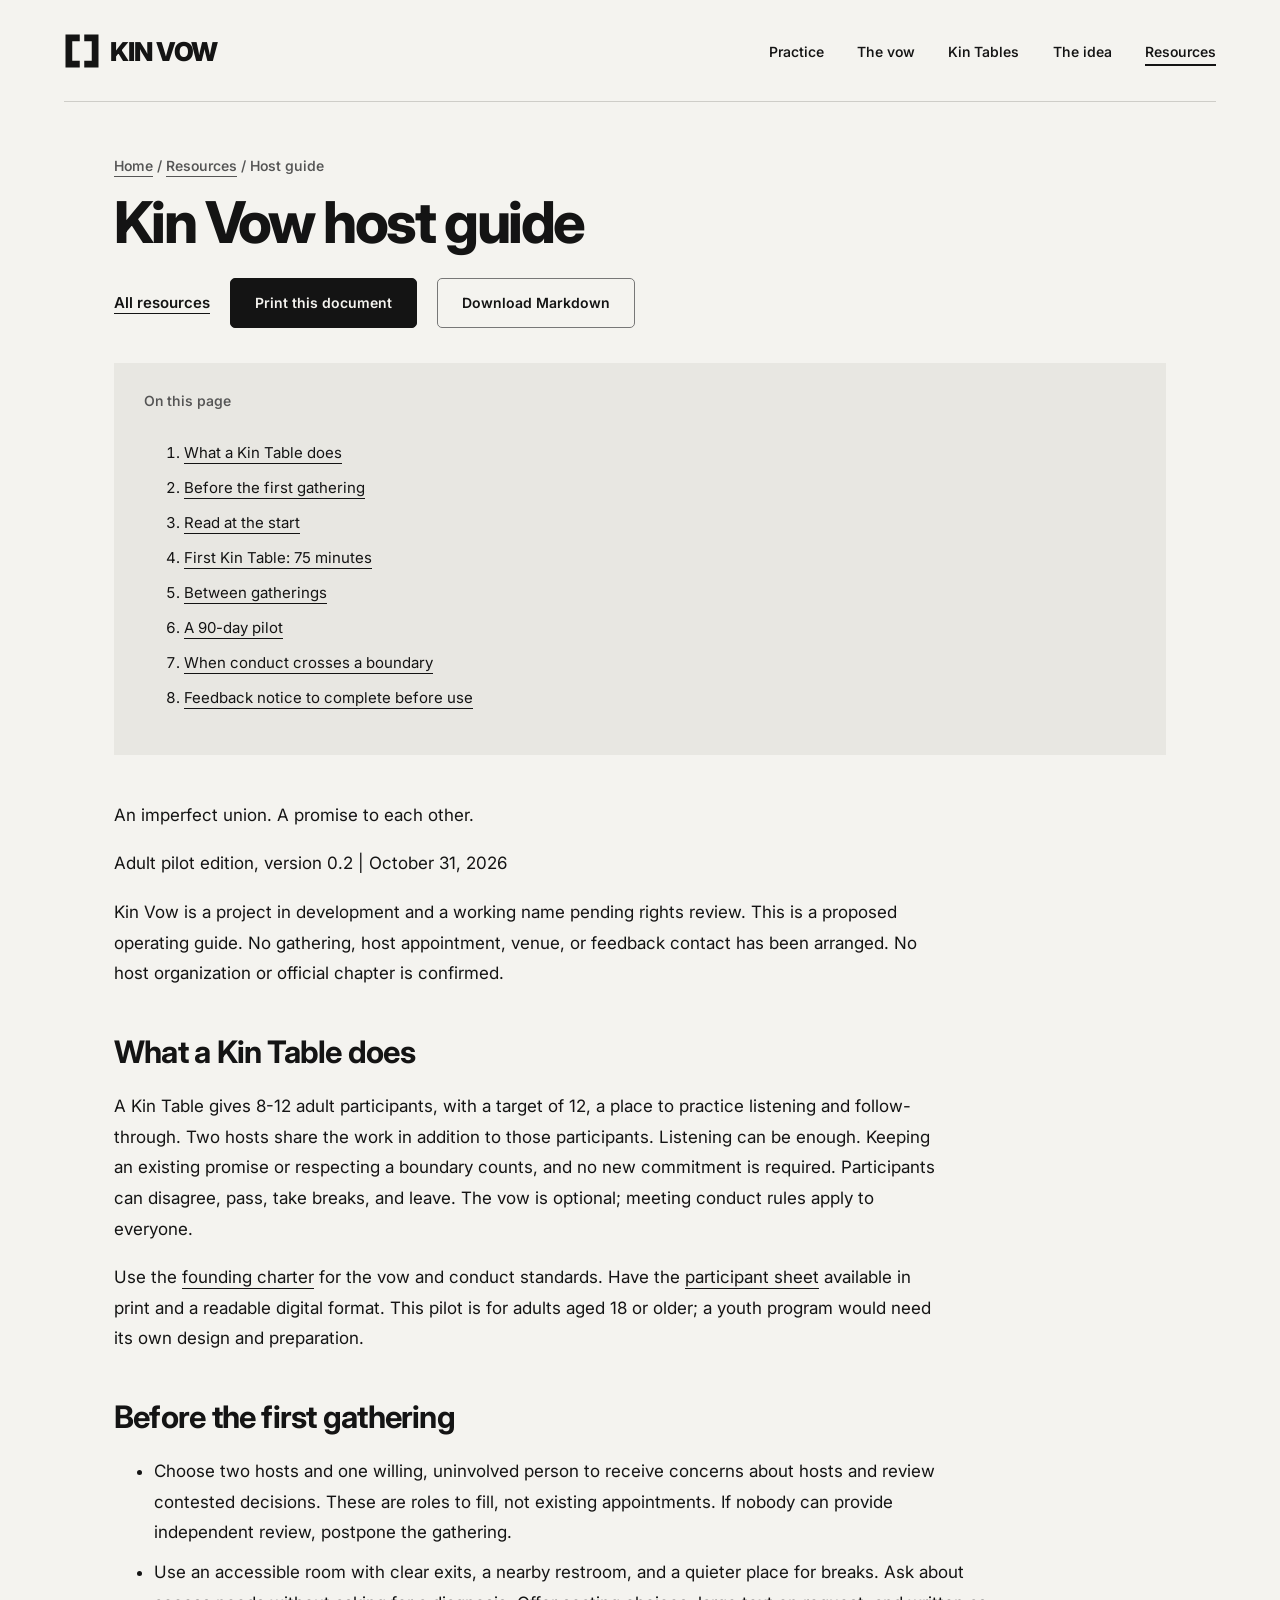
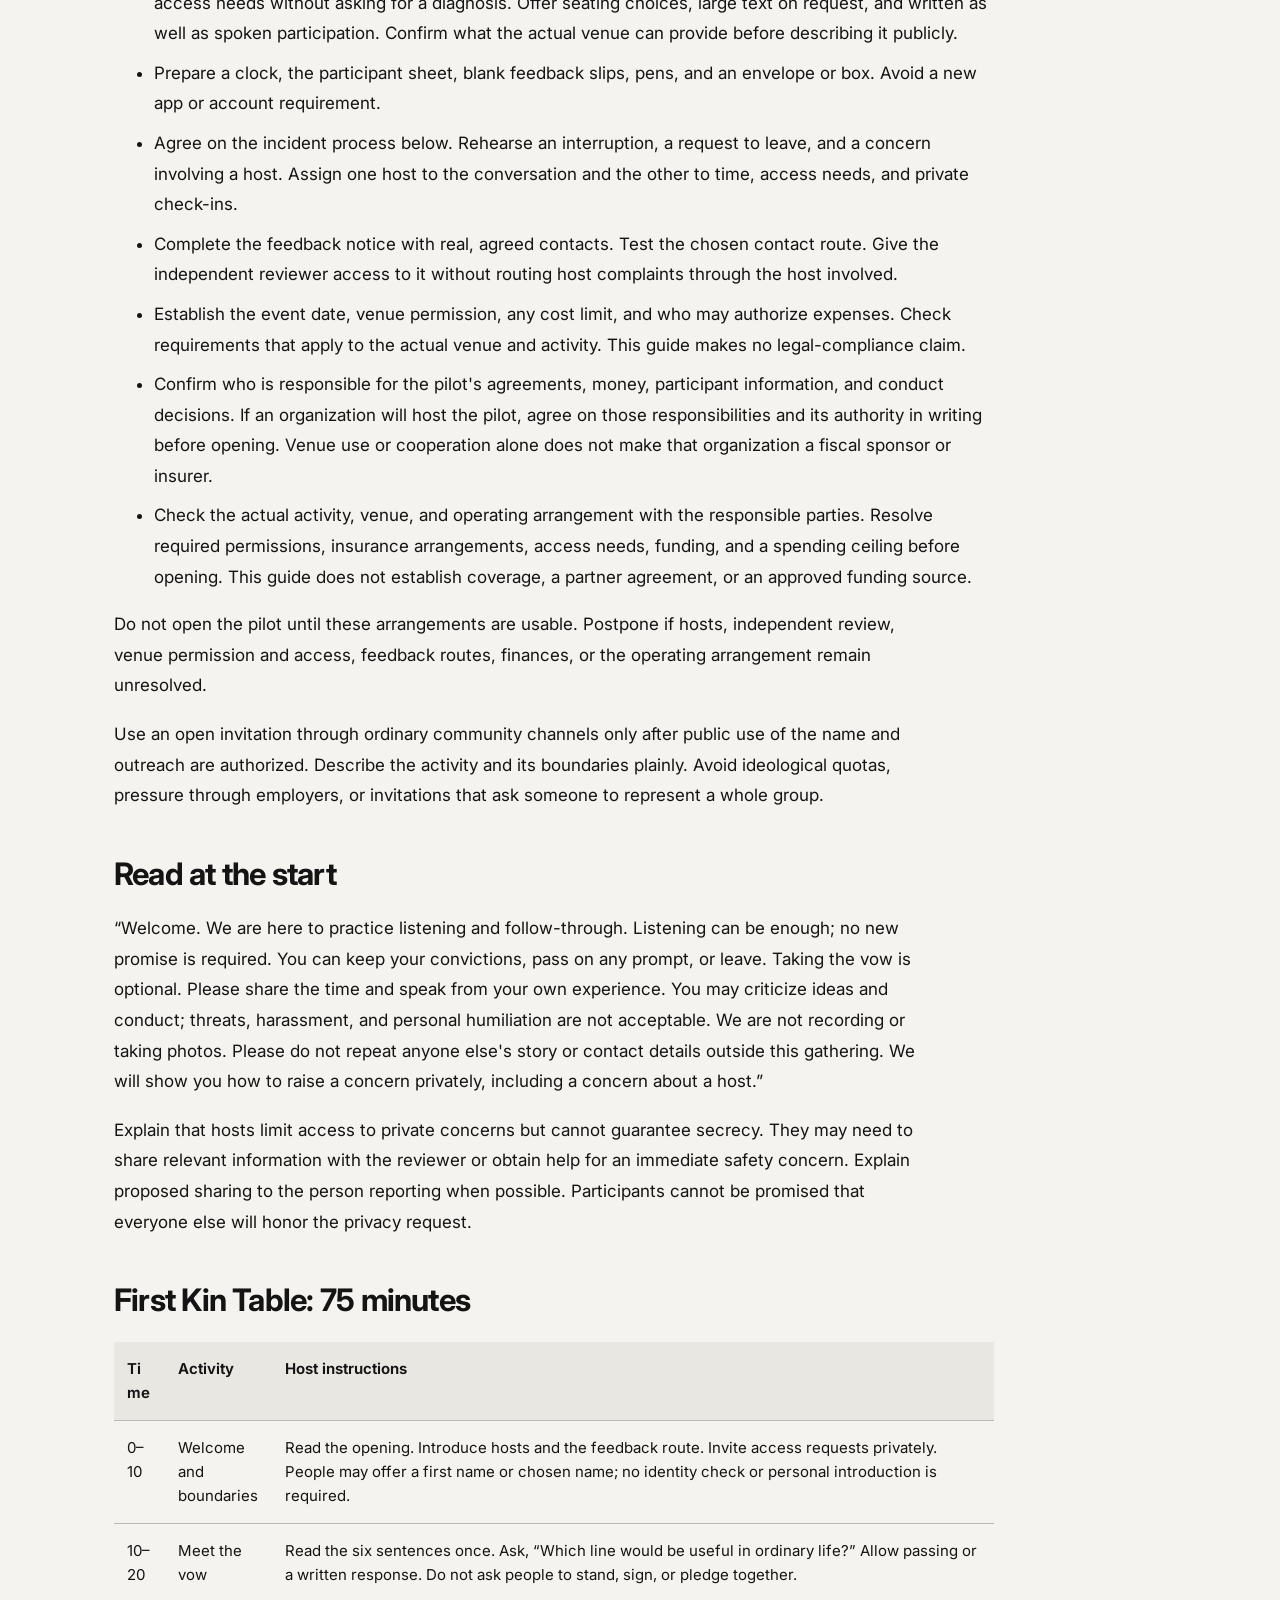
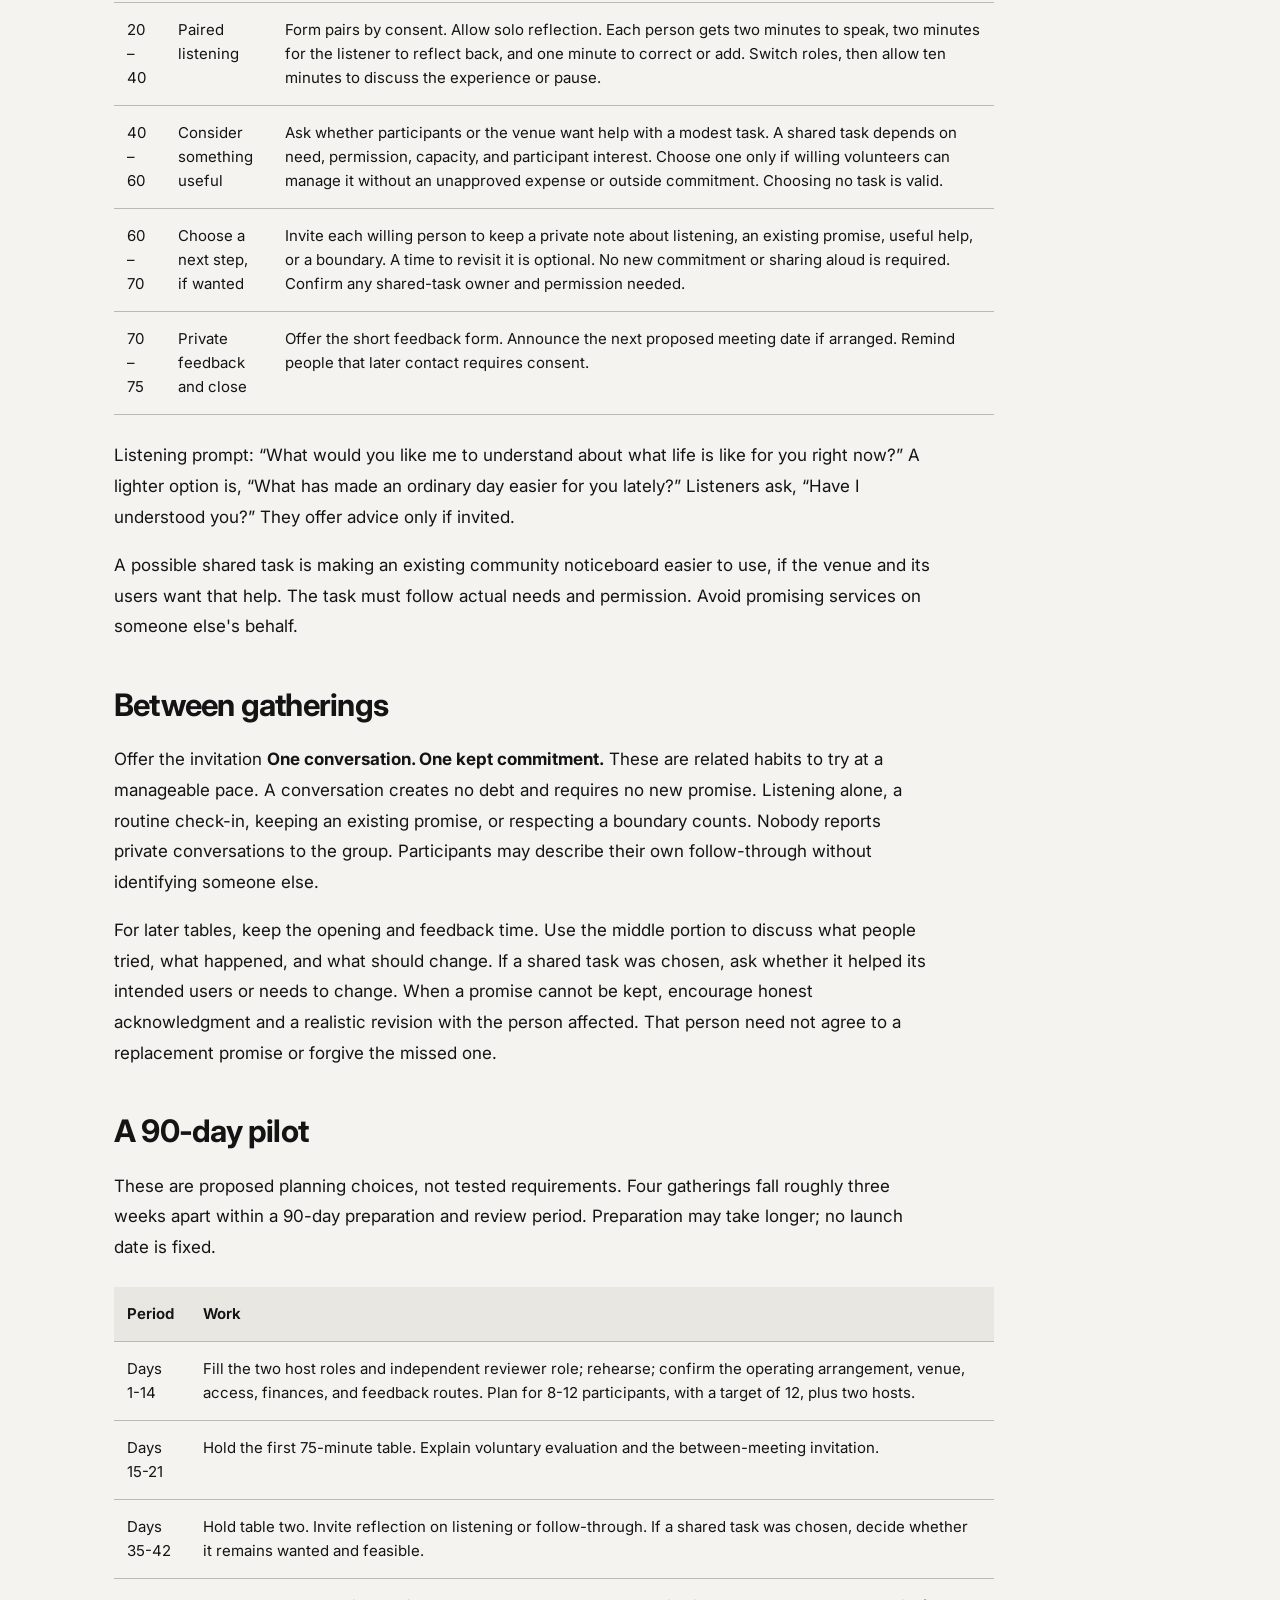
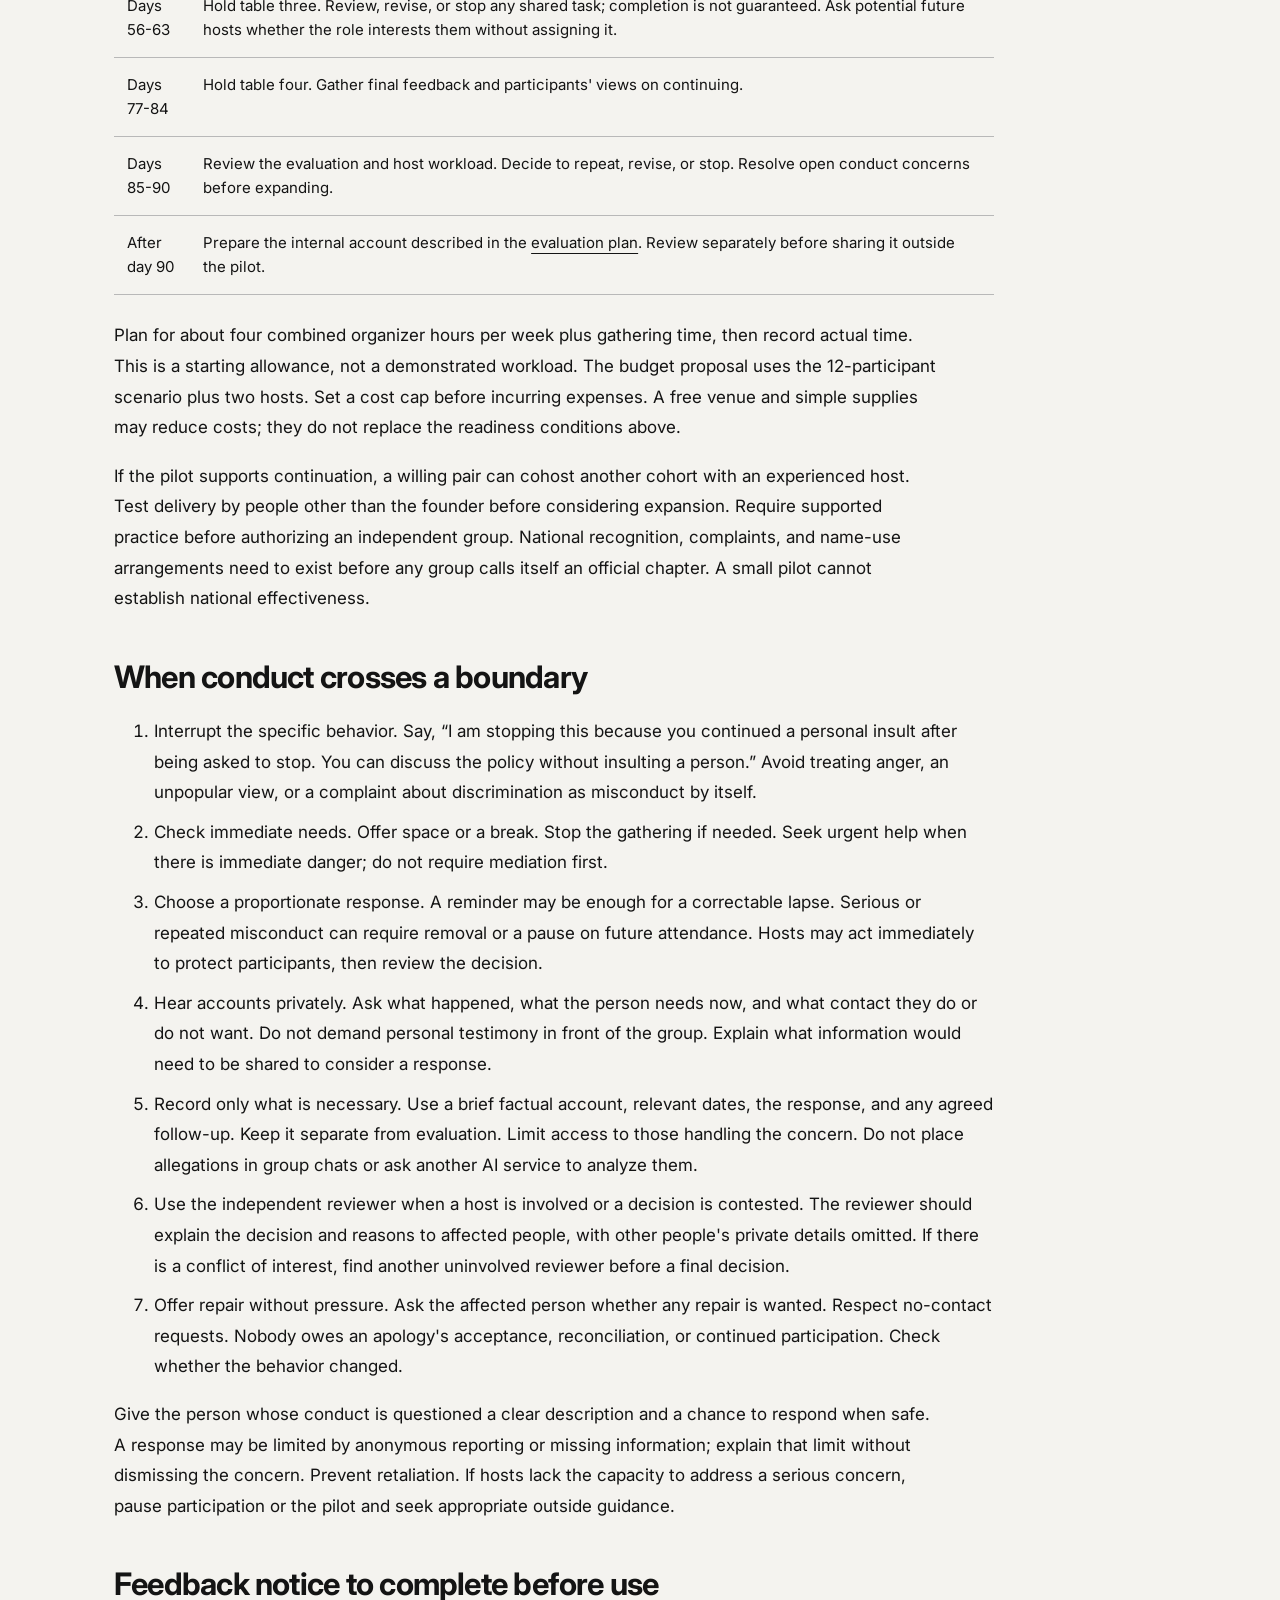
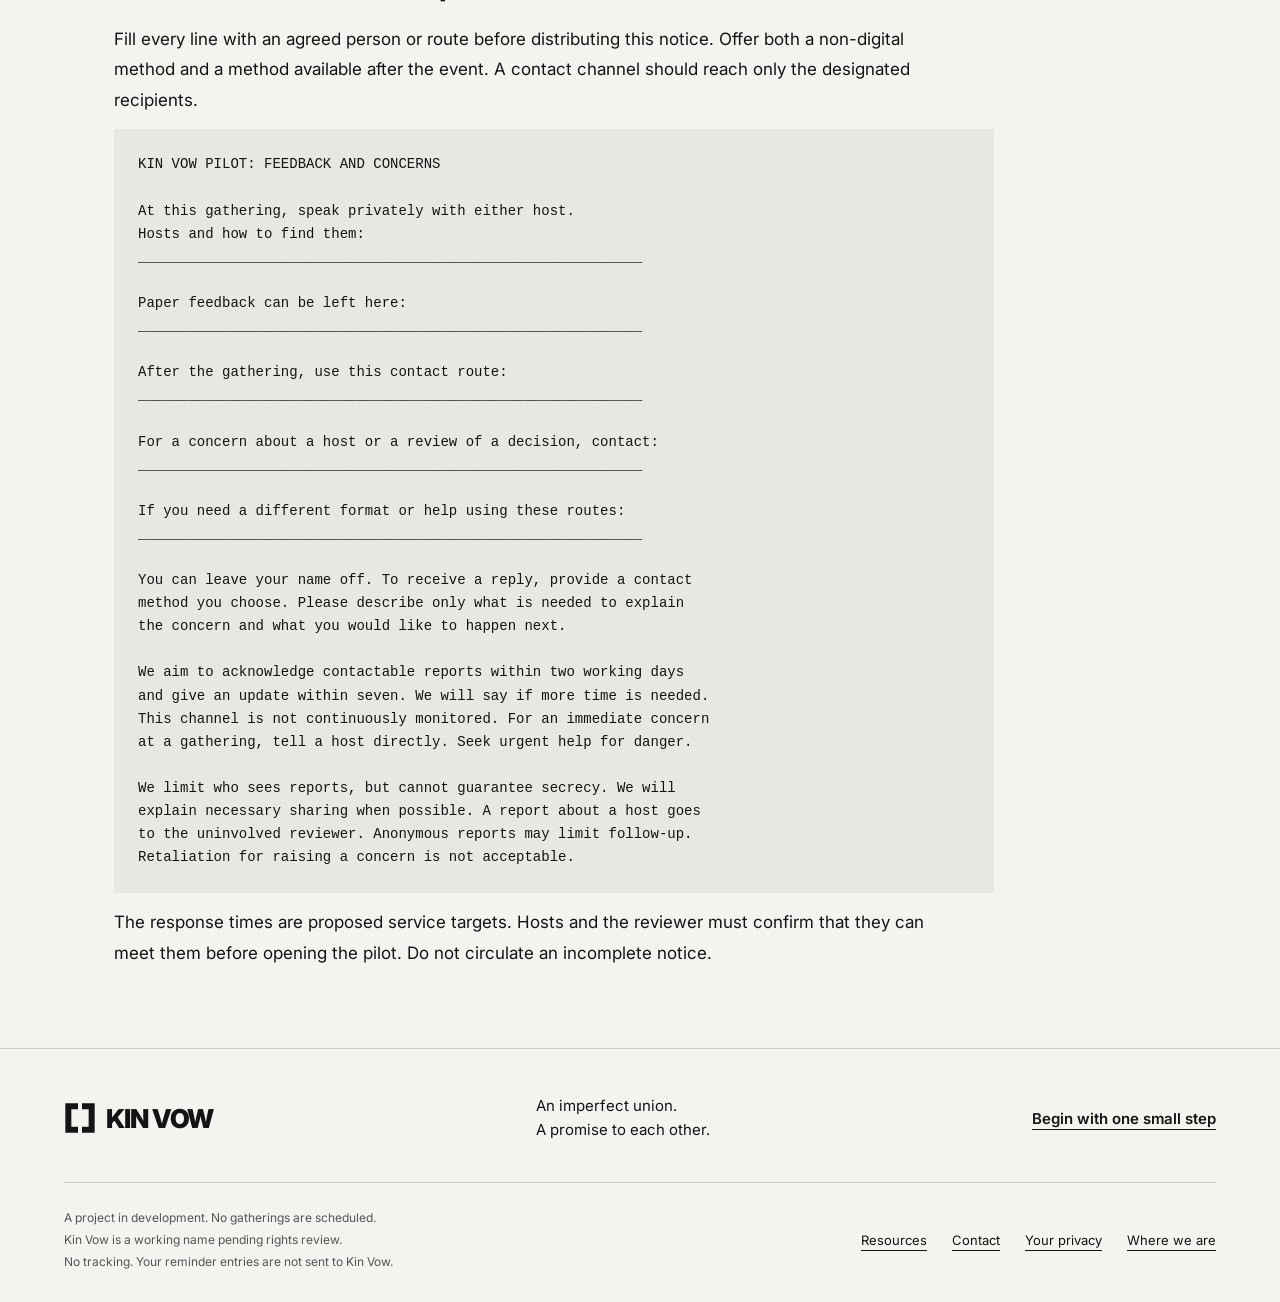
<file: host-guide.html>
<!doctype html>
<html lang="en">
<head>
  <meta charset="utf-8">
  <meta http-equiv="Content-Security-Policy" content="default-src &#x27;none&#x27;; script-src &#x27;self&#x27; &#x27;sha256-miB4zmgtuu3gogCkB7y/4BPIEUAJ7GhfXnpqYTZkmpw=&#x27;; style-src &#x27;self&#x27;; img-src &#x27;self&#x27;; font-src &#x27;self&#x27;; connect-src &#x27;none&#x27;; object-src &#x27;none&#x27;; base-uri &#x27;none&#x27;; form-action &#x27;none&#x27;">
  <meta name="referrer" content="no-referrer">
  <meta name="viewport" content="width=device-width, initial-scale=1">
  <meta name="robots" content="index, follow, max-image-preview:large">
  <meta name="description" content="A proposed guide to preparing and hosting an adult Kin Table, with a printable feedback notice.">
  <meta name="theme-color" content="#f4f3ef">
  <title>Proposed Kin Table host guide | Kin Vow</title>
  <link rel="canonical" href="https://kinvow.org/host-guide.html">
  <meta property="og:type" content="website">
  <meta property="og:site_name" content="Kin Vow">
  <meta property="og:title" content="Proposed Kin Table host guide | Kin Vow">
  <meta property="og:description" content="A proposed guide to preparing and hosting an adult Kin Table, with a printable feedback notice.">
  <meta property="og:url" content="https://kinvow.org/host-guide.html">
  <meta property="og:image" content="https://kinvow.org/assets/kin-vow-mark-ink-1024.png">
  <meta property="og:image:type" content="image/png">
  <meta property="og:image:width" content="1024">
  <meta property="og:image:height" content="1024">
  <meta property="og:image:alt" content="Kin Vow mark">
  <meta name="twitter:card" content="summary">
  <meta name="twitter:title" content="Proposed Kin Table host guide | Kin Vow">
  <meta name="twitter:description" content="A proposed guide to preparing and hosting an adult Kin Table, with a printable feedback notice.">
  <meta name="twitter:image" content="https://kinvow.org/assets/kin-vow-mark-ink-1024.png">
  <meta name="twitter:image:alt" content="Kin Vow mark">
  <script type="application/ld+json">{"@context": "https://schema.org", "@graph": [{"@type": "WebPage", "@id": "https://kinvow.org/host-guide.html#webpage", "url": "https://kinvow.org/host-guide.html", "name": "Proposed Kin Table host guide | Kin Vow", "description": "A proposed guide to preparing and hosting an adult Kin Table, with a printable feedback notice.", "inLanguage": "en", "isPartOf": {"@id": "https://kinvow.org/#website"}, "breadcrumb": {"@id": "https://kinvow.org/host-guide.html#breadcrumb"}}, {"@type": "BreadcrumbList", "@id": "https://kinvow.org/host-guide.html#breadcrumb", "itemListElement": [{"@type": "ListItem", "position": 1, "name": "Home", "item": "https://kinvow.org/"}, {"@type": "ListItem", "position": 2, "name": "Resources", "item": "https://kinvow.org/resources.html"}, {"@type": "ListItem", "position": 3, "name": "Host guide", "item": "https://kinvow.org/host-guide.html"}]}]}</script>
  <link rel="icon" type="image/svg+xml" href="assets/kin-vow-mark-ink.svg">
  <link rel="icon" type="image/png" sizes="64x64" href="assets/kin-vow-mark-ink-64.png">
  <link rel="preload" as="font" href="assets/Inter-Variable.woff2" type="font/woff2" crossorigin>
  <link rel="stylesheet" href="styles.css">
  <script src="site.js" defer></script>
  <script src="print.js" defer></script>
</head>
<body data-page="resources">
  <a class="skip-link" href="#main">Skip to content</a>
  <header class="site-header wrap">
    <a class="brand" href="./" aria-label="Kin Vow home"><img src="assets/kin-vow-mark-ink.svg" alt="" width="36" height="36"><span>KIN VOW</span></a>
    <button class="menu-button" id="menu-toggle" aria-expanded="false" aria-controls="site-nav" hidden>Menu <span aria-hidden="true">+</span></button>
    <nav class="site-nav" id="site-nav" aria-label="Main navigation">
      <a data-nav="practice" href="practice.html">Practice</a><a data-nav="vow" href="vow.html">The vow</a><a data-nav="kin-table" href="kin-table.html">Kin Tables</a><a data-nav="about" href="about.html">The idea</a><a data-nav="resources" aria-current="location" href="resources.html">Resources</a>
    </nav>
  </header>
  <main id="main">
<article class="wrap document">
  <header class="document-header">
    <p class="eyebrow"><a href="./">Home</a> / <a href="resources.html">Resources</a> / Host guide</p>
    <h1 id="kin-vow-host-guide">Kin Vow host guide</h1>
  </header>
  <nav class="print-toolbar" aria-label="Document actions">
    <a class="text-link" href="resources.html">All resources</a>
    <button class="button" type="button" data-print hidden>Print this document</button>
    <a class="button button-secondary" href="resources/host-guide.md" download>Download Markdown</a>
  </nav>
  <nav class="document-toc" aria-label="On this page">
    <p class="eyebrow">On this page</p>
    <ol>
<li class="toc-level-2"><a href="#what-a-kin-table-does">What a Kin Table does</a></li>
<li class="toc-level-2"><a href="#before-the-first-gathering">Before the first gathering</a></li>
<li class="toc-level-2"><a href="#read-at-the-start">Read at the start</a></li>
<li class="toc-level-2"><a href="#first-kin-table-75-minutes">First Kin Table: 75 minutes</a></li>
<li class="toc-level-2"><a href="#between-gatherings">Between gatherings</a></li>
<li class="toc-level-2"><a href="#a-90-day-pilot">A 90-day pilot</a></li>
<li class="toc-level-2"><a href="#when-conduct-crosses-a-boundary">When conduct crosses a boundary</a></li>
<li class="toc-level-2"><a href="#feedback-notice-to-complete-before-use">Feedback notice to complete before use</a></li>
    </ol>
  </nav>
  <div class="document-body">
<p>An imperfect union. A promise to each other.</p>
<p>Adult pilot edition, version 0.2 | October 31, 2026</p>
<p>Kin Vow is a project in development and a working name pending rights review. This is a proposed operating guide. No gathering, host appointment, venue, or feedback contact has been arranged. No host organization or official chapter is confirmed.</p>
<h2 id="what-a-kin-table-does">What a Kin Table does</h2>
<p>A Kin Table gives 8-12 adult participants, with a target of 12, a place to practice listening and follow-through. Two hosts share the work in addition to those participants. Listening can be enough. Keeping an existing promise or respecting a boundary counts, and no new commitment is required. Participants can disagree, pass, take breaks, and leave. The vow is optional; meeting conduct rules apply to everyone.</p>
<p>Use the <a href="charter.html">founding charter</a> for the vow and conduct standards. Have the <a href="participant.html">participant sheet</a> available in print and a readable digital format. This pilot is for adults aged 18 or older; a youth program would need its own design and preparation.</p>
<h2 id="before-the-first-gathering">Before the first gathering</h2>
<ul>
<li>Choose two hosts and one willing, uninvolved person to receive concerns about hosts and review contested decisions. These are roles to fill, not existing appointments. If nobody can provide independent review, postpone the gathering.</li>
<li>Use an accessible room with clear exits, a nearby restroom, and a quieter place for breaks. Ask about access needs without asking for a diagnosis. Offer seating choices, large text on request, and written as well as spoken participation. Confirm what the actual venue can provide before describing it publicly.</li>
<li>Prepare a clock, the participant sheet, blank feedback slips, pens, and an envelope or box. Avoid a new app or account requirement.</li>
<li>Agree on the incident process below. Rehearse an interruption, a request to leave, and a concern involving a host. Assign one host to the conversation and the other to time, access needs, and private check-ins.</li>
<li>Complete the feedback notice with real, agreed contacts. Test the chosen contact route. Give the independent reviewer access to it without routing host complaints through the host involved.</li>
<li>Establish the event date, venue permission, any cost limit, and who may authorize expenses. Check requirements that apply to the actual venue and activity. This guide makes no legal-compliance claim.</li>
<li>Confirm who is responsible for the pilot's agreements, money, participant information, and conduct decisions. If an organization will host the pilot, agree on those responsibilities and its authority in writing before opening. Venue use or cooperation alone does not make that organization a fiscal sponsor or insurer.</li>
<li>Check the actual activity, venue, and operating arrangement with the responsible parties. Resolve required permissions, insurance arrangements, access needs, funding, and a spending ceiling before opening. This guide does not establish coverage, a partner agreement, or an approved funding source.</li>
</ul>
<p>Do not open the pilot until these arrangements are usable. Postpone if hosts, independent review, venue permission and access, feedback routes, finances, or the operating arrangement remain unresolved.</p>
<p>Use an open invitation through ordinary community channels only after public use of the name and outreach are authorized. Describe the activity and its boundaries plainly. Avoid ideological quotas, pressure through employers, or invitations that ask someone to represent a whole group.</p>
<h2 id="read-at-the-start">Read at the start</h2>
<p>“Welcome. We are here to practice listening and follow-through. Listening can be enough; no new promise is required. You can keep your convictions, pass on any prompt, or leave. Taking the vow is optional. Please share the time and speak from your own experience. You may criticize ideas and conduct; threats, harassment, and personal humiliation are not acceptable. We are not recording or taking photos. Please do not repeat anyone else's story or contact details outside this gathering. We will show you how to raise a concern privately, including a concern about a host.”</p>
<p>Explain that hosts limit access to private concerns but cannot guarantee secrecy. They may need to share relevant information with the reviewer or obtain help for an immediate safety concern. Explain proposed sharing to the person reporting when possible. Participants cannot be promised that everyone else will honor the privacy request.</p>
<h2 id="first-kin-table-75-minutes">First Kin Table: 75 minutes</h2>
<div class="table-scroll" role="region" aria-label="Scrollable table" tabindex="0">
<table>
<thead><tr><th scope="col">Time</th><th scope="col">Activity</th><th scope="col">Host instructions</th></tr></thead>
<tbody>
<tr><td>0–10</td><td>Welcome and boundaries</td><td>Read the opening. Introduce hosts and the feedback route. Invite access requests privately. People may offer a first name or chosen name; no identity check or personal introduction is required.</td></tr>
<tr><td>10–20</td><td>Meet the vow</td><td>Read the six sentences once. Ask, “Which line would be useful in ordinary life?” Allow passing or a written response. Do not ask people to stand, sign, or pledge together.</td></tr>
<tr><td>20–40</td><td>Paired listening</td><td>Form pairs by consent. Allow solo reflection. Each person gets two minutes to speak, two minutes for the listener to reflect back, and one minute to correct or add. Switch roles, then allow ten minutes to discuss the experience or pause.</td></tr>
<tr><td>40–60</td><td>Consider something useful</td><td>Ask whether participants or the venue want help with a modest task. A shared task depends on need, permission, capacity, and participant interest. Choose one only if willing volunteers can manage it without an unapproved expense or outside commitment. Choosing no task is valid.</td></tr>
<tr><td>60–70</td><td>Choose a next step, if wanted</td><td>Invite each willing person to keep a private note about listening, an existing promise, useful help, or a boundary. A time to revisit it is optional. No new commitment or sharing aloud is required. Confirm any shared-task owner and permission needed.</td></tr>
<tr><td>70–75</td><td>Private feedback and close</td><td>Offer the short feedback form. Announce the next proposed meeting date if arranged. Remind people that later contact requires consent.</td></tr>
</tbody></table>
</div>
<p>Listening prompt: “What would you like me to understand about what life is like for you right now?” A lighter option is, “What has made an ordinary day easier for you lately?” Listeners ask, “Have I understood you?” They offer advice only if invited.</p>
<p>A possible shared task is making an existing community noticeboard easier to use, if the venue and its users want that help. The task must follow actual needs and permission. Avoid promising services on someone else's behalf.</p>
<h2 id="between-gatherings">Between gatherings</h2>
<p>Offer the invitation <strong>One conversation. One kept commitment.</strong> These are related habits to try at a manageable pace. A conversation creates no debt and requires no new promise. Listening alone, a routine check-in, keeping an existing promise, or respecting a boundary counts. Nobody reports private conversations to the group. Participants may describe their own follow-through without identifying someone else.</p>
<p>For later tables, keep the opening and feedback time. Use the middle portion to discuss what people tried, what happened, and what should change. If a shared task was chosen, ask whether it helped its intended users or needs to change. When a promise cannot be kept, encourage honest acknowledgment and a realistic revision with the person affected. That person need not agree to a replacement promise or forgive the missed one.</p>
<h2 id="a-90-day-pilot">A 90-day pilot</h2>
<p>These are proposed planning choices, not tested requirements. Four gatherings fall roughly three weeks apart within a 90-day preparation and review period. Preparation may take longer; no launch date is fixed.</p>
<div class="table-scroll" role="region" aria-label="Scrollable table" tabindex="0">
<table>
<thead><tr><th scope="col">Period</th><th scope="col">Work</th></tr></thead>
<tbody>
<tr><td>Days 1-14</td><td>Fill the two host roles and independent reviewer role; rehearse; confirm the operating arrangement, venue, access, finances, and feedback routes. Plan for 8-12 participants, with a target of 12, plus two hosts.</td></tr>
<tr><td>Days 15-21</td><td>Hold the first 75-minute table. Explain voluntary evaluation and the between-meeting invitation.</td></tr>
<tr><td>Days 35-42</td><td>Hold table two. Invite reflection on listening or follow-through. If a shared task was chosen, decide whether it remains wanted and feasible.</td></tr>
<tr><td>Days 56-63</td><td>Hold table three. Review, revise, or stop any shared task; completion is not guaranteed. Ask potential future hosts whether the role interests them without assigning it.</td></tr>
<tr><td>Days 77-84</td><td>Hold table four. Gather final feedback and participants' views on continuing.</td></tr>
<tr><td>Days 85-90</td><td>Review the evaluation and host workload. Decide to repeat, revise, or stop. Resolve open conduct concerns before expanding.</td></tr>
<tr><td>After day 90</td><td>Prepare the internal account described in the <a href="evaluation.html">evaluation plan</a>. Review separately before sharing it outside the pilot.</td></tr>
</tbody></table>
</div>
<p>Plan for about four combined organizer hours per week plus gathering time, then record actual time. This is a starting allowance, not a demonstrated workload. The budget proposal uses the 12-participant scenario plus two hosts. Set a cost cap before incurring expenses. A free venue and simple supplies may reduce costs; they do not replace the readiness conditions above.</p>
<p>If the pilot supports continuation, a willing pair can cohost another cohort with an experienced host. Test delivery by people other than the founder before considering expansion. Require supported practice before authorizing an independent group. National recognition, complaints, and name-use arrangements need to exist before any group calls itself an official chapter. A small pilot cannot establish national effectiveness.</p>
<h2 id="when-conduct-crosses-a-boundary">When conduct crosses a boundary</h2>
<ol>
<li>Interrupt the specific behavior. Say, “I am stopping this because you continued a personal insult after being asked to stop. You can discuss the policy without insulting a person.” Avoid treating anger, an unpopular view, or a complaint about discrimination as misconduct by itself.</li>
<li>Check immediate needs. Offer space or a break. Stop the gathering if needed. Seek urgent help when there is immediate danger; do not require mediation first.</li>
<li>Choose a proportionate response. A reminder may be enough for a correctable lapse. Serious or repeated misconduct can require removal or a pause on future attendance. Hosts may act immediately to protect participants, then review the decision.</li>
<li>Hear accounts privately. Ask what happened, what the person needs now, and what contact they do or do not want. Do not demand personal testimony in front of the group. Explain what information would need to be shared to consider a response.</li>
<li>Record only what is necessary. Use a brief factual account, relevant dates, the response, and any agreed follow-up. Keep it separate from evaluation. Limit access to those handling the concern. Do not place allegations in group chats or ask another AI service to analyze them.</li>
<li>Use the independent reviewer when a host is involved or a decision is contested. The reviewer should explain the decision and reasons to affected people, with other people's private details omitted. If there is a conflict of interest, find another uninvolved reviewer before a final decision.</li>
<li>Offer repair without pressure. Ask the affected person whether any repair is wanted. Respect no-contact requests. Nobody owes an apology's acceptance, reconciliation, or continued participation. Check whether the behavior changed.</li>
</ol>
<p>Give the person whose conduct is questioned a clear description and a chance to respond when safe. A response may be limited by anonymous reporting or missing information; explain that limit without dismissing the concern. Prevent retaliation. If hosts lack the capacity to address a serious concern, pause participation or the pilot and seek appropriate outside guidance.</p>
<h2 id="feedback-notice-to-complete-before-use">Feedback notice to complete before use</h2>
<p>Fill every line with an agreed person or route before distributing this notice. Offer both a non-digital method and a method available after the event. A contact channel should reach only the designated recipients.</p>
<pre><code class="language-text">KIN VOW PILOT: FEEDBACK AND CONCERNS

At this gathering, speak privately with either host.
Hosts and how to find them:
____________________________________________________________

Paper feedback can be left here:
____________________________________________________________

After the gathering, use this contact route:
____________________________________________________________

For a concern about a host or a review of a decision, contact:
____________________________________________________________

If you need a different format or help using these routes:
____________________________________________________________

You can leave your name off. To receive a reply, provide a contact
method you choose. Please describe only what is needed to explain
the concern and what you would like to happen next.

We aim to acknowledge contactable reports within two working days
and give an update within seven. We will say if more time is needed.
This channel is not continuously monitored. For an immediate concern
at a gathering, tell a host directly. Seek urgent help for danger.

We limit who sees reports, but cannot guarantee secrecy. We will
explain necessary sharing when possible. A report about a host goes
to the uninvolved reviewer. Anonymous reports may limit follow-up.
Retaliation for raising a concern is not acceptable.
</code></pre>
<p>The response times are proposed service targets. Hosts and the reviewer must confirm that they can meet them before opening the pilot. Do not circulate an incomplete notice.</p>
  </div>
</article>
  </main>
  <footer class="site-footer wrap">
    <div class="footer-top"><a class="brand" href="./"><img src="assets/kin-vow-mark-ink.svg" alt="" width="32" height="32"><span>KIN VOW</span></a><p>An imperfect union.<br>A promise to each other.</p><a class="text-link" href="practice.html">Begin with one small step</a></div>
    <div class="footer-bottom"><p>A project in development. No gatherings are scheduled.<br>Kin Vow is a working name pending rights review.<br>No tracking. Your reminder entries are not sent to Kin Vow.</p><div><a href="resources.html">Resources</a><a href="about.html#contact">Contact</a><a href="about.html#privacy">Your privacy</a><a href="about.html#current-stage">Where we are</a></div></div>
  </footer>
</body>
</html>
</file>
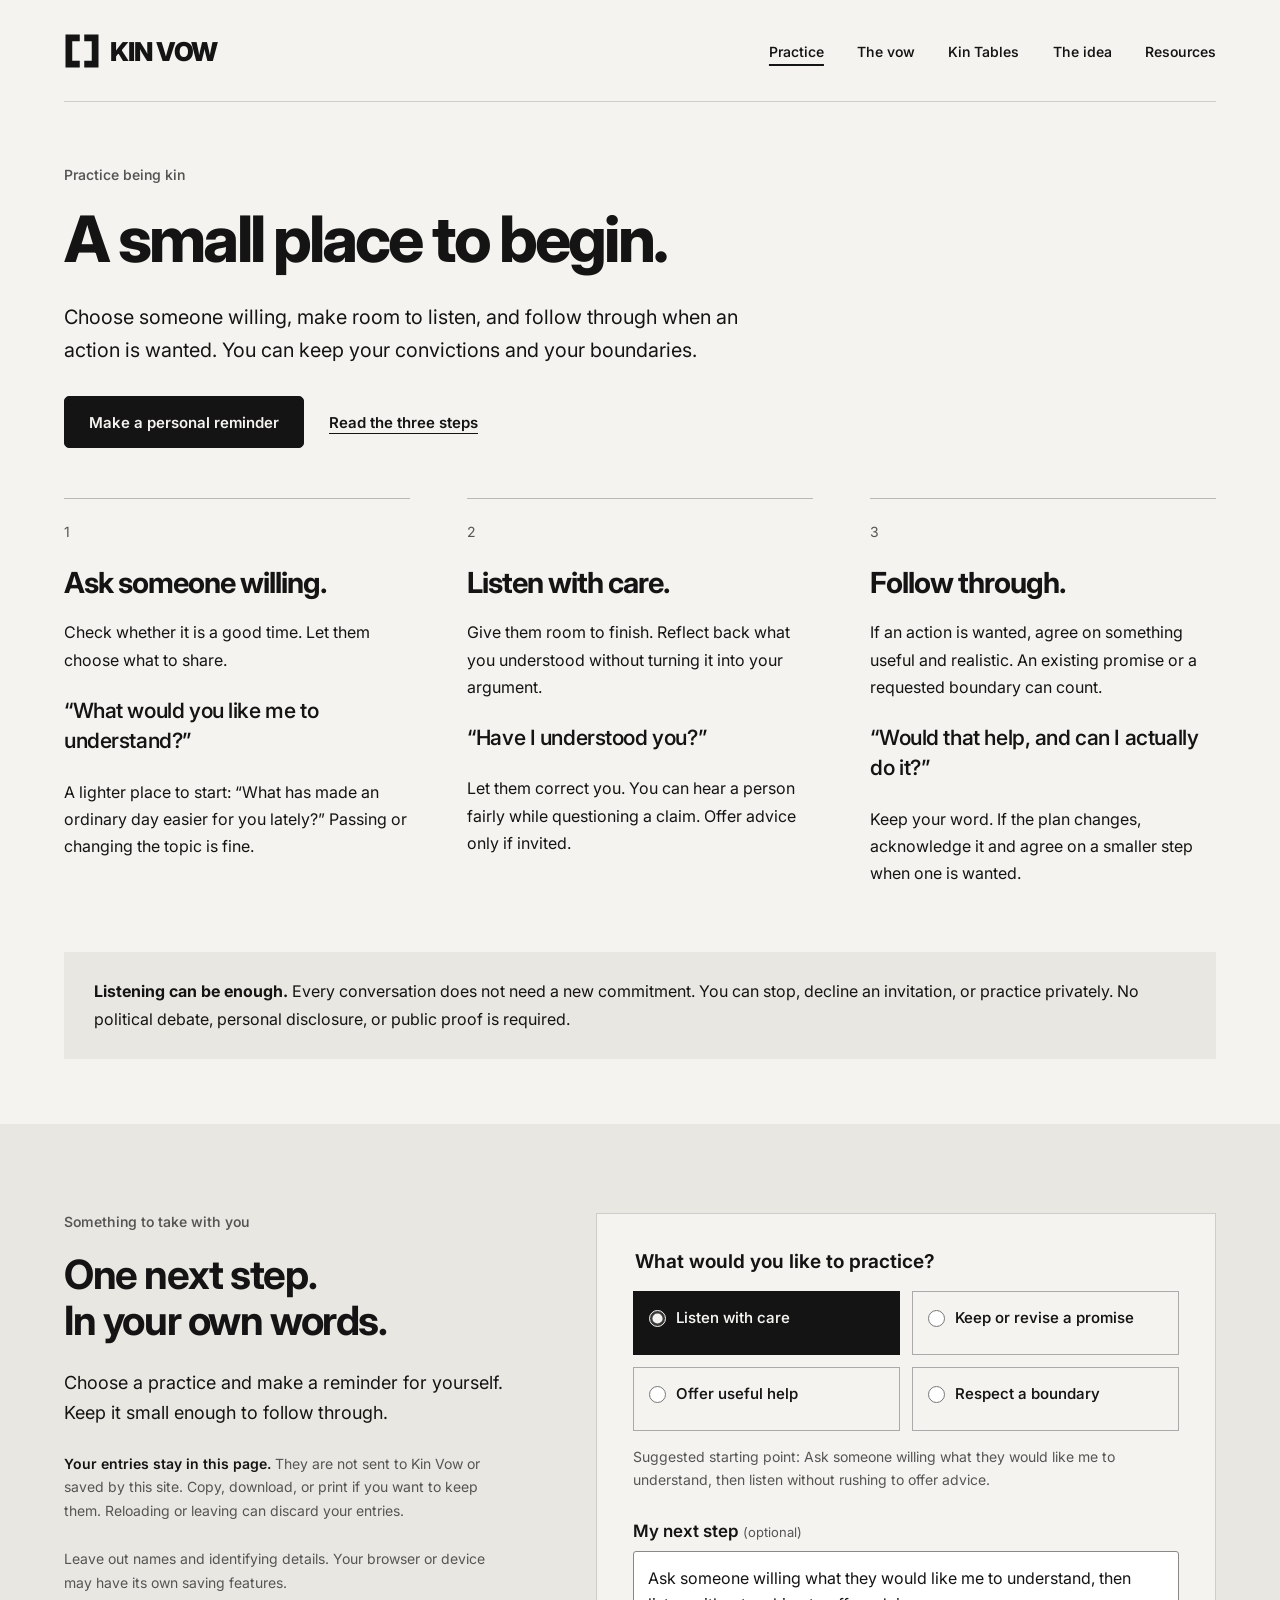
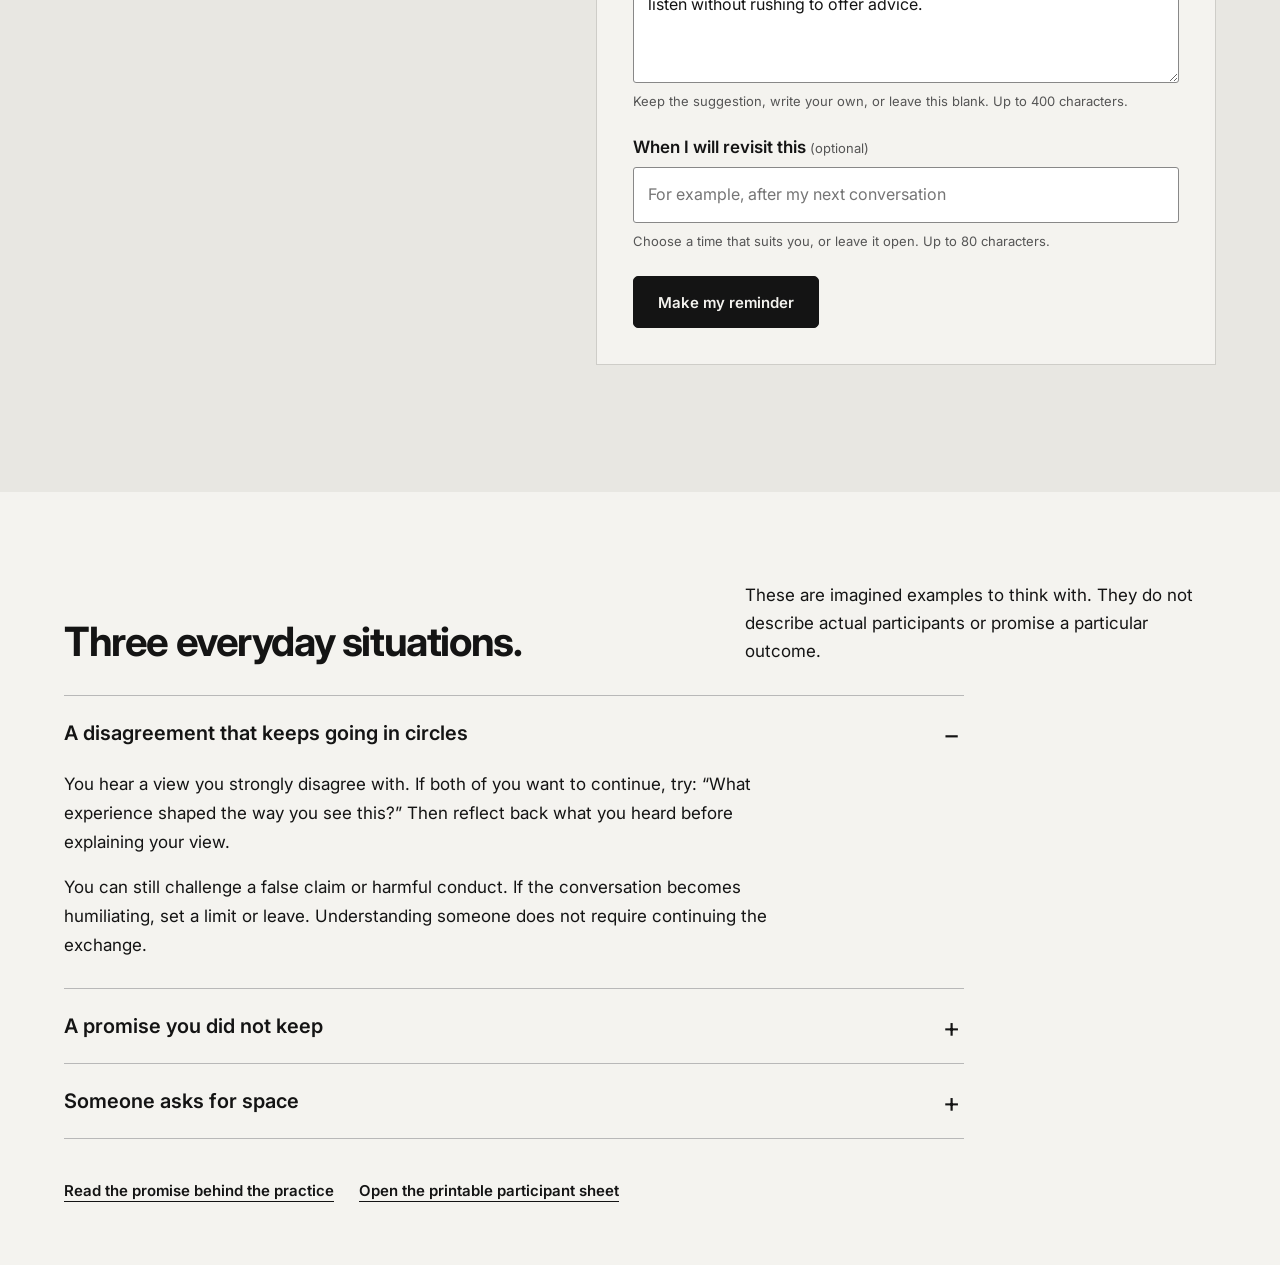
<file: involved.html>
<!doctype html>
<html lang="en">
<head>
  <meta charset="utf-8">
  <meta http-equiv="Content-Security-Policy" content="default-src &#x27;none&#x27;; script-src &#x27;self&#x27;; style-src &#x27;self&#x27;; img-src &#x27;self&#x27;; font-src &#x27;self&#x27;; connect-src &#x27;none&#x27;; object-src &#x27;none&#x27;; base-uri &#x27;none&#x27;; form-action &#x27;none&#x27;">
  <meta name="referrer" content="no-referrer">
  <meta name="viewport" content="width=device-width, initial-scale=1">
  <meta name="robots" content="noindex, follow">
  <meta http-equiv="refresh" content="0; url=/practice.html">
  <link rel="canonical" href="https://kinvow.org/practice.html">
  <link rel="icon" type="image/svg+xml" href="/assets/kin-vow-mark-ink.svg">
  <link rel="stylesheet" href="/styles.css">
  <title>Try the practice | Kin Vow</title>
</head>
<body>
  <main class="wrap page-heading">
    <p class="eyebrow">Kin Vow</p>
    <h1>Begin with the practice.</h1>
    <p class="lead">This page has moved. Start with a willing conversation and a promise you can keep.</p>
    <div class="actions"><a class="button" href="/practice.html">Try the practice</a><a class="text-link" href="/">Go to the home page</a></div>
  </main>
</body>
</html>
</file>
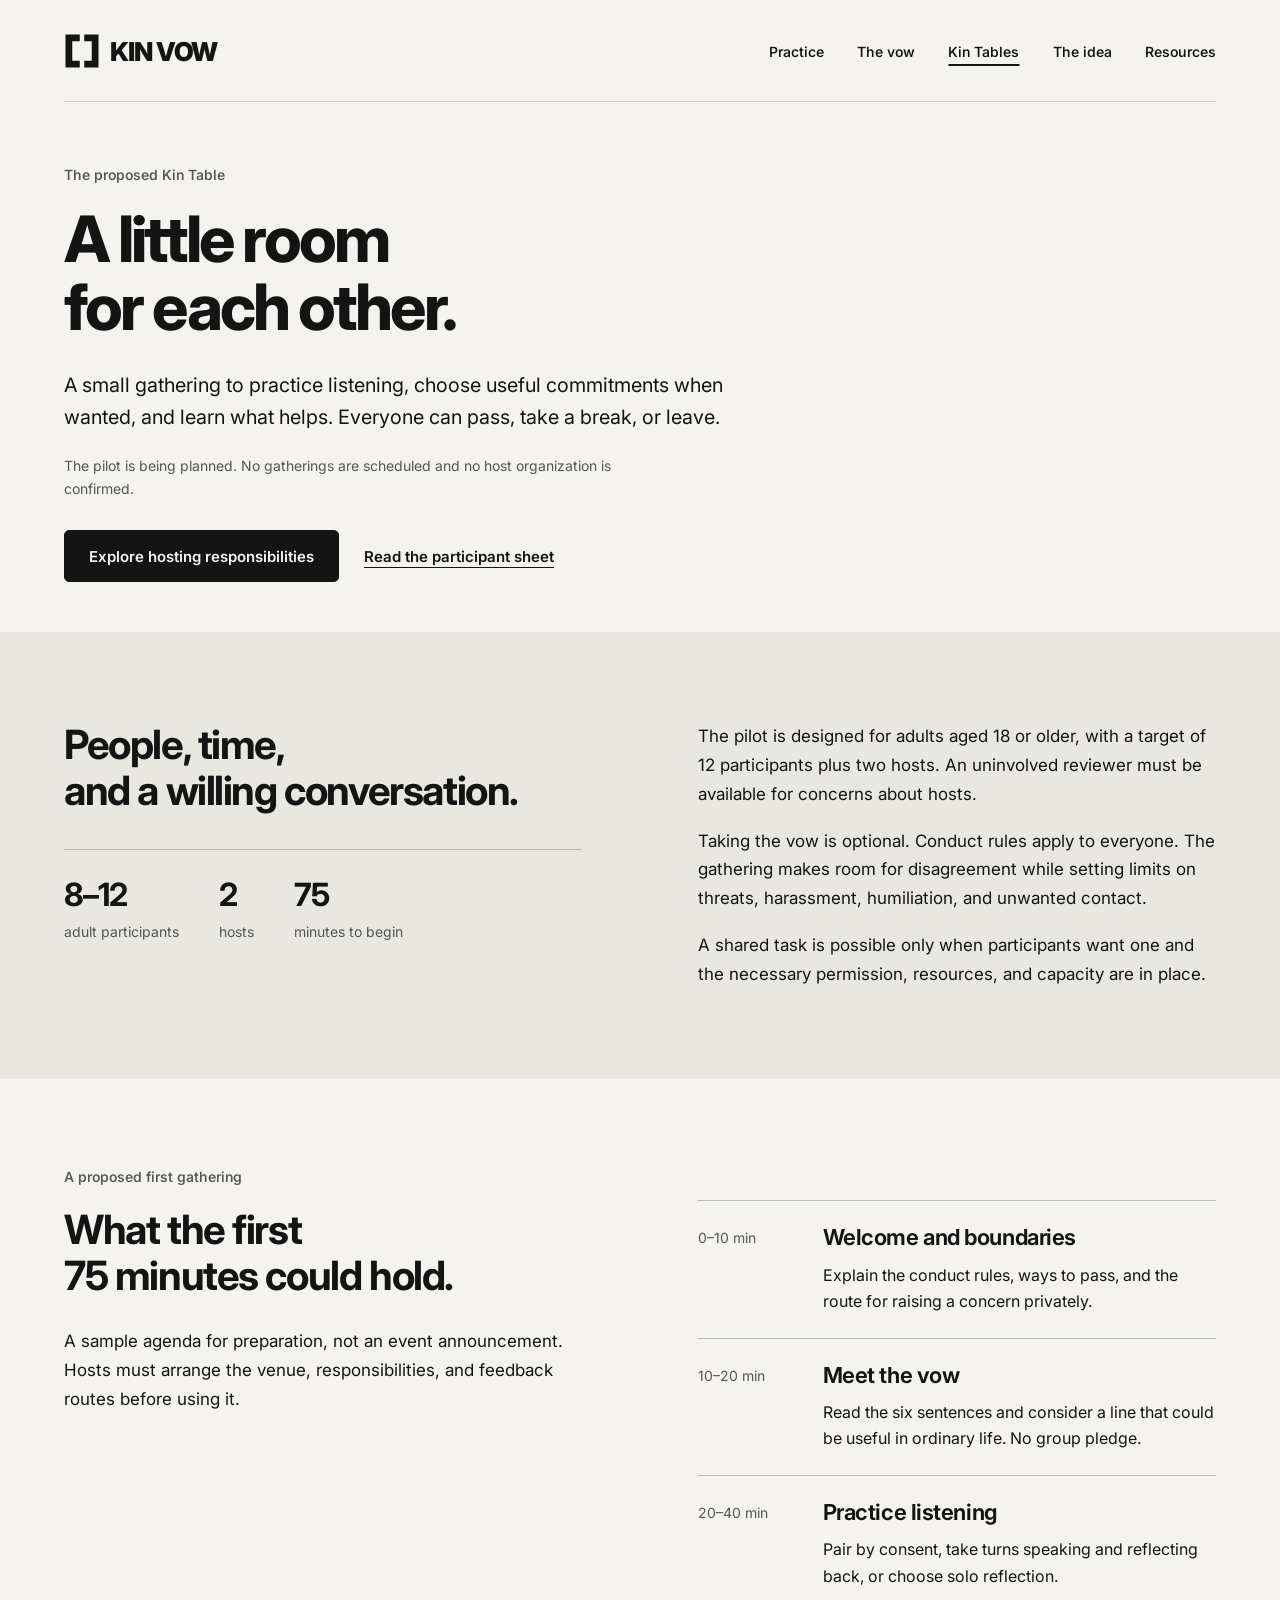
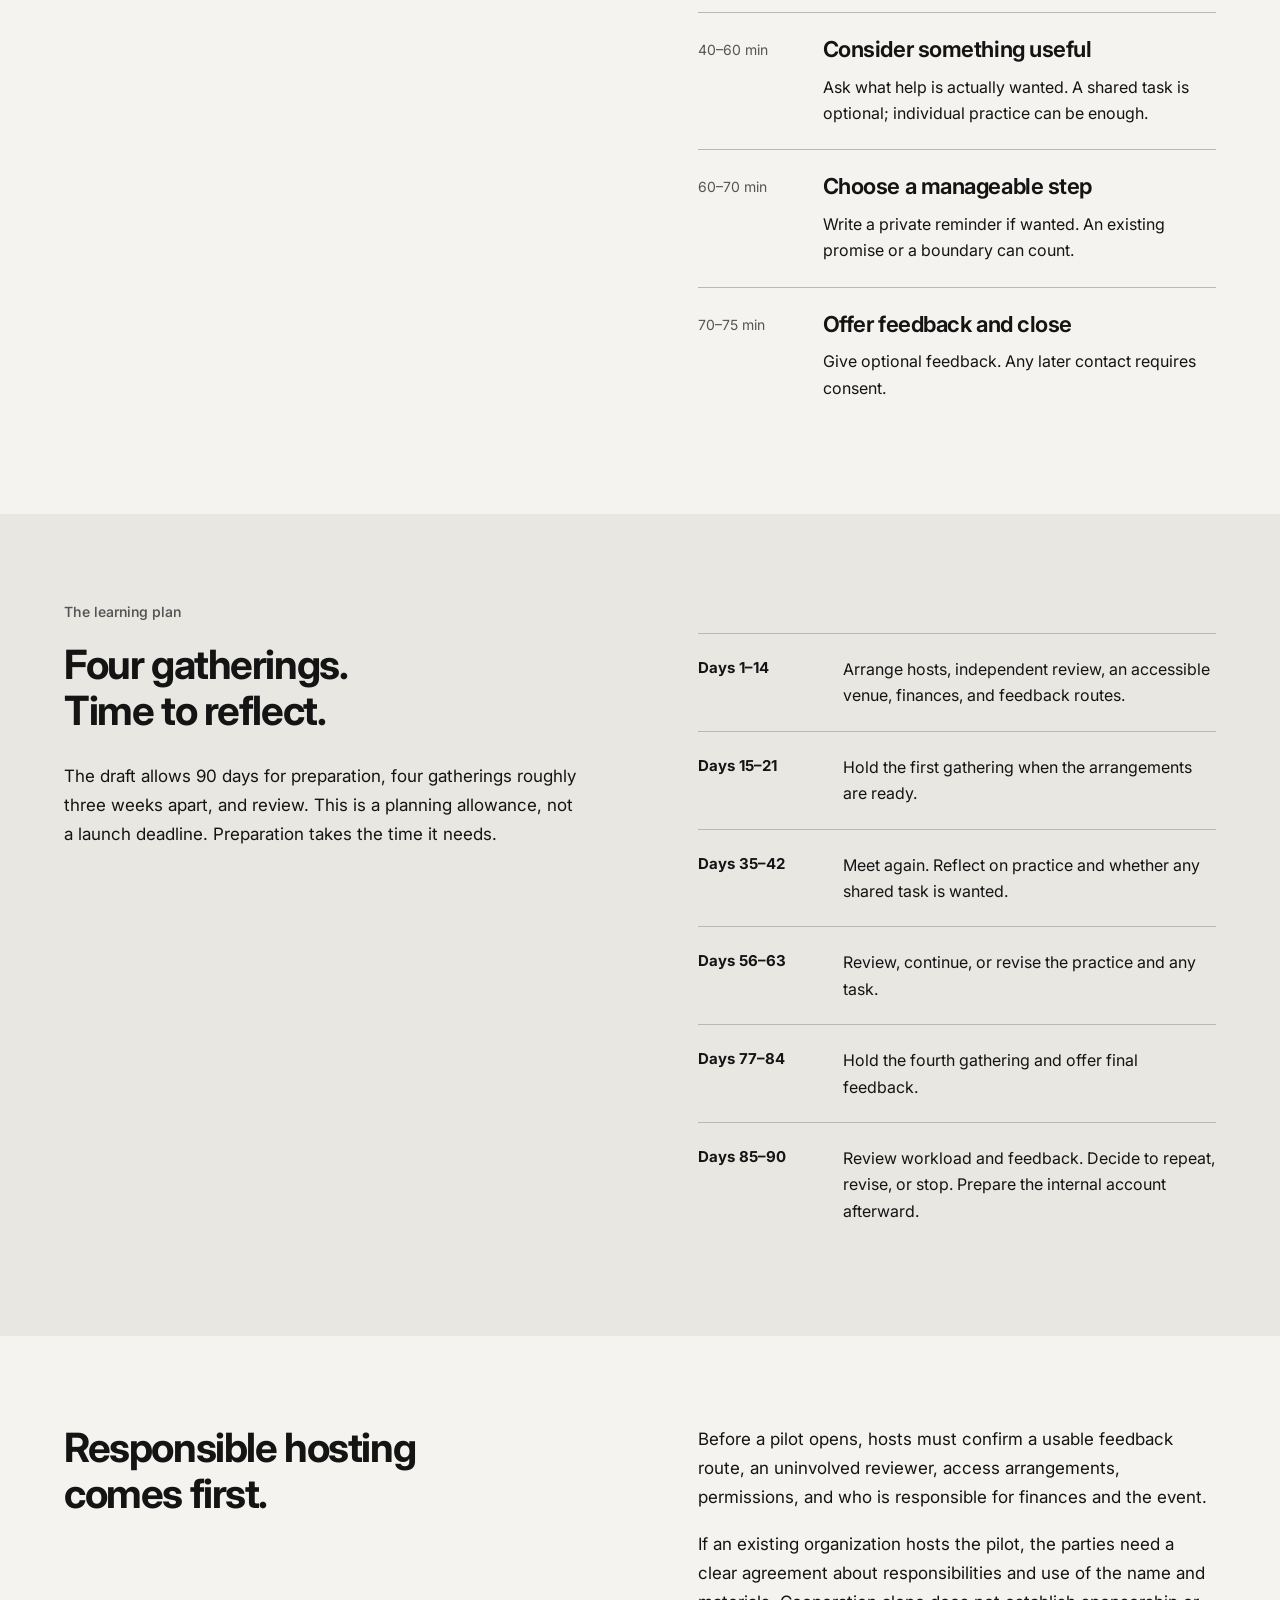
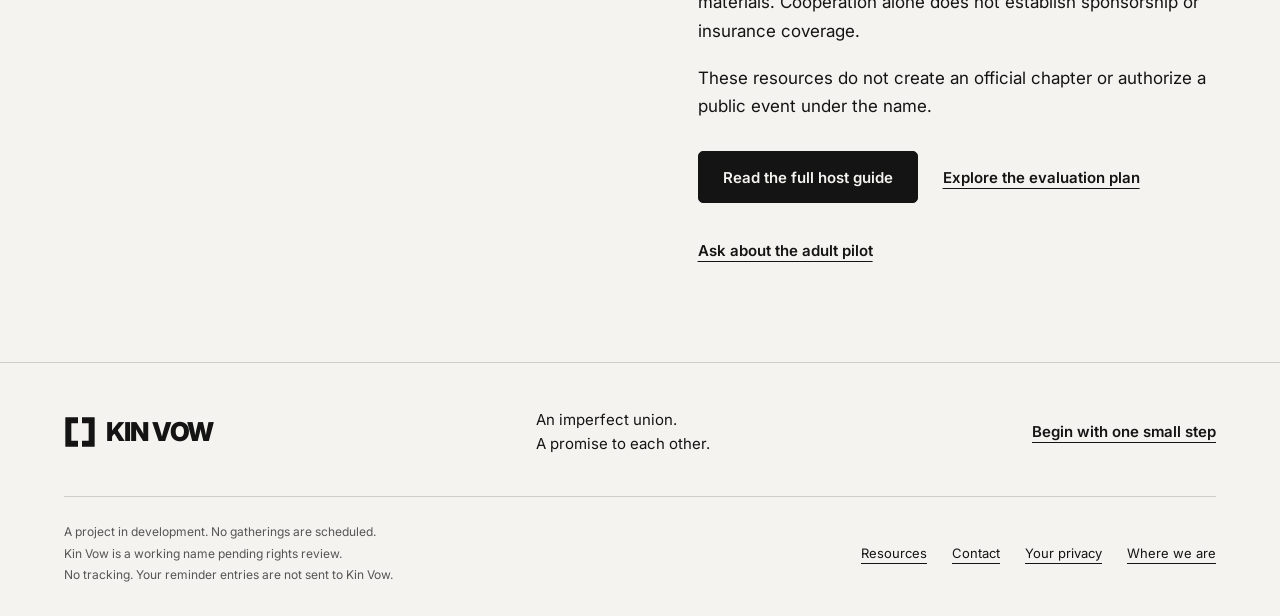
<file: kin-table.html>
<!doctype html>
<html lang="en">
<head>
  <meta charset="utf-8">
  <meta http-equiv="Content-Security-Policy" content="default-src &#x27;none&#x27;; script-src &#x27;self&#x27; &#x27;sha256-cqvsePu6l+HGq9vRf1c3D9U1FaNxU6LqHiRt8N0rlq0=&#x27;; style-src &#x27;self&#x27;; img-src &#x27;self&#x27;; font-src &#x27;self&#x27;; connect-src &#x27;none&#x27;; object-src &#x27;none&#x27;; base-uri &#x27;none&#x27;; form-action &#x27;none&#x27;">
  <meta name="referrer" content="no-referrer">
  <meta name="viewport" content="width=device-width, initial-scale=1">
  <meta name="robots" content="index, follow, max-image-preview:large">
  <meta name="description" content="Explore a proposed small adult gathering for listening, useful commitments, and honest disagreement. No Kin Vow gatherings are scheduled yet.">
  <meta name="theme-color" content="#f4f3ef">
  <title>Kin Tables | Proposed adult gatherings for listening</title>
  <link rel="canonical" href="https://kinvow.org/kin-table.html">
  <meta property="og:type" content="website">
  <meta property="og:site_name" content="Kin Vow">
  <meta property="og:title" content="Kin Tables | Proposed adult gatherings for listening">
  <meta property="og:description" content="Explore a proposed small adult gathering for listening, useful commitments, and honest disagreement. No Kin Vow gatherings are scheduled yet.">
  <meta property="og:url" content="https://kinvow.org/kin-table.html">
  <meta property="og:image" content="https://kinvow.org/assets/kin-vow-mark-ink-1024.png">
  <meta property="og:image:type" content="image/png">
  <meta property="og:image:width" content="1024">
  <meta property="og:image:height" content="1024">
  <meta property="og:image:alt" content="Kin Vow mark">
  <meta name="twitter:card" content="summary">
  <meta name="twitter:title" content="Kin Tables | Proposed adult gatherings for listening">
  <meta name="twitter:description" content="Explore a proposed small adult gathering for listening, useful commitments, and honest disagreement. No Kin Vow gatherings are scheduled yet.">
  <meta name="twitter:image" content="https://kinvow.org/assets/kin-vow-mark-ink-1024.png">
  <meta name="twitter:image:alt" content="Kin Vow mark">
  <script type="application/ld+json">{"@context": "https://schema.org", "@graph": [{"@type": "WebPage", "@id": "https://kinvow.org/kin-table.html#webpage", "url": "https://kinvow.org/kin-table.html", "name": "Kin Tables | Proposed adult gatherings for listening", "description": "Explore a proposed small adult gathering for listening, useful commitments, and honest disagreement. No Kin Vow gatherings are scheduled yet.", "inLanguage": "en", "isPartOf": {"@id": "https://kinvow.org/#website"}}]}</script>
  <link rel="icon" type="image/svg+xml" href="assets/kin-vow-mark-ink.svg">
  <link rel="icon" type="image/png" sizes="64x64" href="assets/kin-vow-mark-ink-64.png">
  <link rel="preload" as="font" href="assets/Inter-Variable.woff2" type="font/woff2" crossorigin>
  <link rel="stylesheet" href="styles.css">
  <script src="site.js" defer></script>
  <script src="print.js" defer></script>
</head>
<body data-page="kin-table">
  <a class="skip-link" href="#main">Skip to content</a>
  <header class="site-header wrap">
    <a class="brand" href="./" aria-label="Kin Vow home"><img src="assets/kin-vow-mark-ink.svg" alt="" width="36" height="36"><span>KIN VOW</span></a>
    <button class="menu-button" id="menu-toggle" aria-expanded="false" aria-controls="site-nav" hidden>Menu <span aria-hidden="true">+</span></button>
    <nav class="site-nav" id="site-nav" aria-label="Main navigation">
      <a data-nav="practice" href="practice.html">Practice</a><a data-nav="vow" href="vow.html">The vow</a><a data-nav="kin-table" aria-current="page" href="kin-table.html">Kin Tables</a><a data-nav="about" href="about.html">The idea</a><a data-nav="resources" href="resources.html">Resources</a>
    </nav>
  </header>
  <main id="main">

<div class="wrap"><header class="page-heading"><p class="eyebrow">The proposed Kin Table</p><h1>A little room<br>for each other.</h1><p class="lead">A small gathering to practice listening, choose useful commitments when wanted, and learn what helps. Everyone can pass, take a break, or leave.</p><p class="small-copy">The pilot is being planned. No gatherings are scheduled and no host organization is confirmed.</p><div class="actions"><a class="button" href="host-guide.html">Explore hosting responsibilities</a><a class="text-link" href="participant.html">Read the participant sheet</a></div></header></div>
<section class="soft section"><div class="wrap split"><div><h2>People, time,<br>and a willing conversation.</h2><div class="facts"><div><strong>8–12</strong><span>adult participants</span></div><div><strong>2</strong><span>hosts</span></div><div><strong>75</strong><span>minutes to begin</span></div></div></div><div class="body-copy"><p>The pilot is designed for adults aged 18 or older, with a target of 12 participants plus two hosts. An uninvolved reviewer must be available for concerns about hosts.</p><p>Taking the vow is optional. Conduct rules apply to everyone. The gathering makes room for disagreement while setting limits on threats, harassment, humiliation, and unwanted contact.</p><p>A shared task is possible only when participants want one and the necessary permission, resources, and capacity are in place.</p></div></div></section>
<section class="wrap section split" aria-labelledby="agenda-title"><div><p class="eyebrow">A proposed first gathering</p><h2 id="agenda-title">What the first<br>75 minutes could hold.</h2><p class="body-copy section-end">A sample agenda for preparation, not an event announcement. Hosts must arrange the venue, responsibilities, and feedback routes before using it.</p></div><div class="agenda"><div class="agenda-row"><span class="time">0–10 min</span><div><h3>Welcome and boundaries</h3><p>Explain the conduct rules, ways to pass, and the route for raising a concern privately.</p></div></div><div class="agenda-row"><span class="time">10–20 min</span><div><h3>Meet the vow</h3><p>Read the six sentences and consider a line that could be useful in ordinary life. No group pledge.</p></div></div><div class="agenda-row"><span class="time">20–40 min</span><div><h3>Practice listening</h3><p>Pair by consent, take turns speaking and reflecting back, or choose solo reflection.</p></div></div><div class="agenda-row"><span class="time">40–60 min</span><div><h3>Consider something useful</h3><p>Ask what help is actually wanted. A shared task is optional; individual practice can be enough.</p></div></div><div class="agenda-row"><span class="time">60–70 min</span><div><h3>Choose a manageable step</h3><p>Write a private reminder if wanted. An existing promise or a boundary can count.</p></div></div><div class="agenda-row"><span class="time">70–75 min</span><div><h3>Offer feedback and close</h3><p>Give optional feedback. Any later contact requires consent.</p></div></div></div></section>
<section class="soft section" aria-labelledby="pilot-title"><div class="wrap split"><div><p class="eyebrow">The learning plan</p><h2 id="pilot-title">Four gatherings.<br>Time to reflect.</h2><p class="body-copy section-end">The draft allows 90 days for preparation, four gatherings roughly three weeks apart, and review. This is a planning allowance, not a launch deadline. Preparation takes the time it needs.</p></div><ol class="timeline"><li><strong>Days 1–14</strong><span>Arrange hosts, independent review, an accessible venue, finances, and feedback routes.</span></li><li><strong>Days 15–21</strong><span>Hold the first gathering when the arrangements are ready.</span></li><li><strong>Days 35–42</strong><span>Meet again. Reflect on practice and whether any shared task is wanted.</span></li><li><strong>Days 56–63</strong><span>Review, continue, or revise the practice and any task.</span></li><li><strong>Days 77–84</strong><span>Hold the fourth gathering and offer final feedback.</span></li><li><strong>Days 85–90</strong><span>Review workload and feedback. Decide to repeat, revise, or stop. Prepare the internal account afterward.</span></li></ol></div></section>
<section class="wrap section split"><div><h2>Responsible hosting<br>comes first.</h2></div><div class="body-copy"><p>Before a pilot opens, hosts must confirm a usable feedback route, an uninvolved reviewer, access arrangements, permissions, and who is responsible for finances and the event.</p><p>If an existing organization hosts the pilot, the parties need a clear agreement about responsibilities and use of the name and materials. Cooperation alone does not establish sponsorship or insurance coverage.</p><p>These resources do not create an official chapter or authorize a public event under the name.</p><div class="actions"><a class="button" href="host-guide.html">Read the full host guide</a><a class="text-link" href="evaluation.html">Explore the evaluation plan</a><a class="text-link" href="about.html#contact">Ask about the adult pilot</a></div></div></section>
  </main>
  <footer class="site-footer wrap">
    <div class="footer-top"><a class="brand" href="./"><img src="assets/kin-vow-mark-ink.svg" alt="" width="32" height="32"><span>KIN VOW</span></a><p>An imperfect union.<br>A promise to each other.</p><a class="text-link" href="practice.html">Begin with one small step</a></div>
    <div class="footer-bottom"><p>A project in development. No gatherings are scheduled.<br>Kin Vow is a working name pending rights review.<br>No tracking. Your reminder entries are not sent to Kin Vow.</p><div><a href="resources.html">Resources</a><a href="about.html#contact">Contact</a><a href="about.html#privacy">Your privacy</a><a href="about.html#current-stage">Where we are</a></div></div>
  </footer>
</body>
</html>
</file>
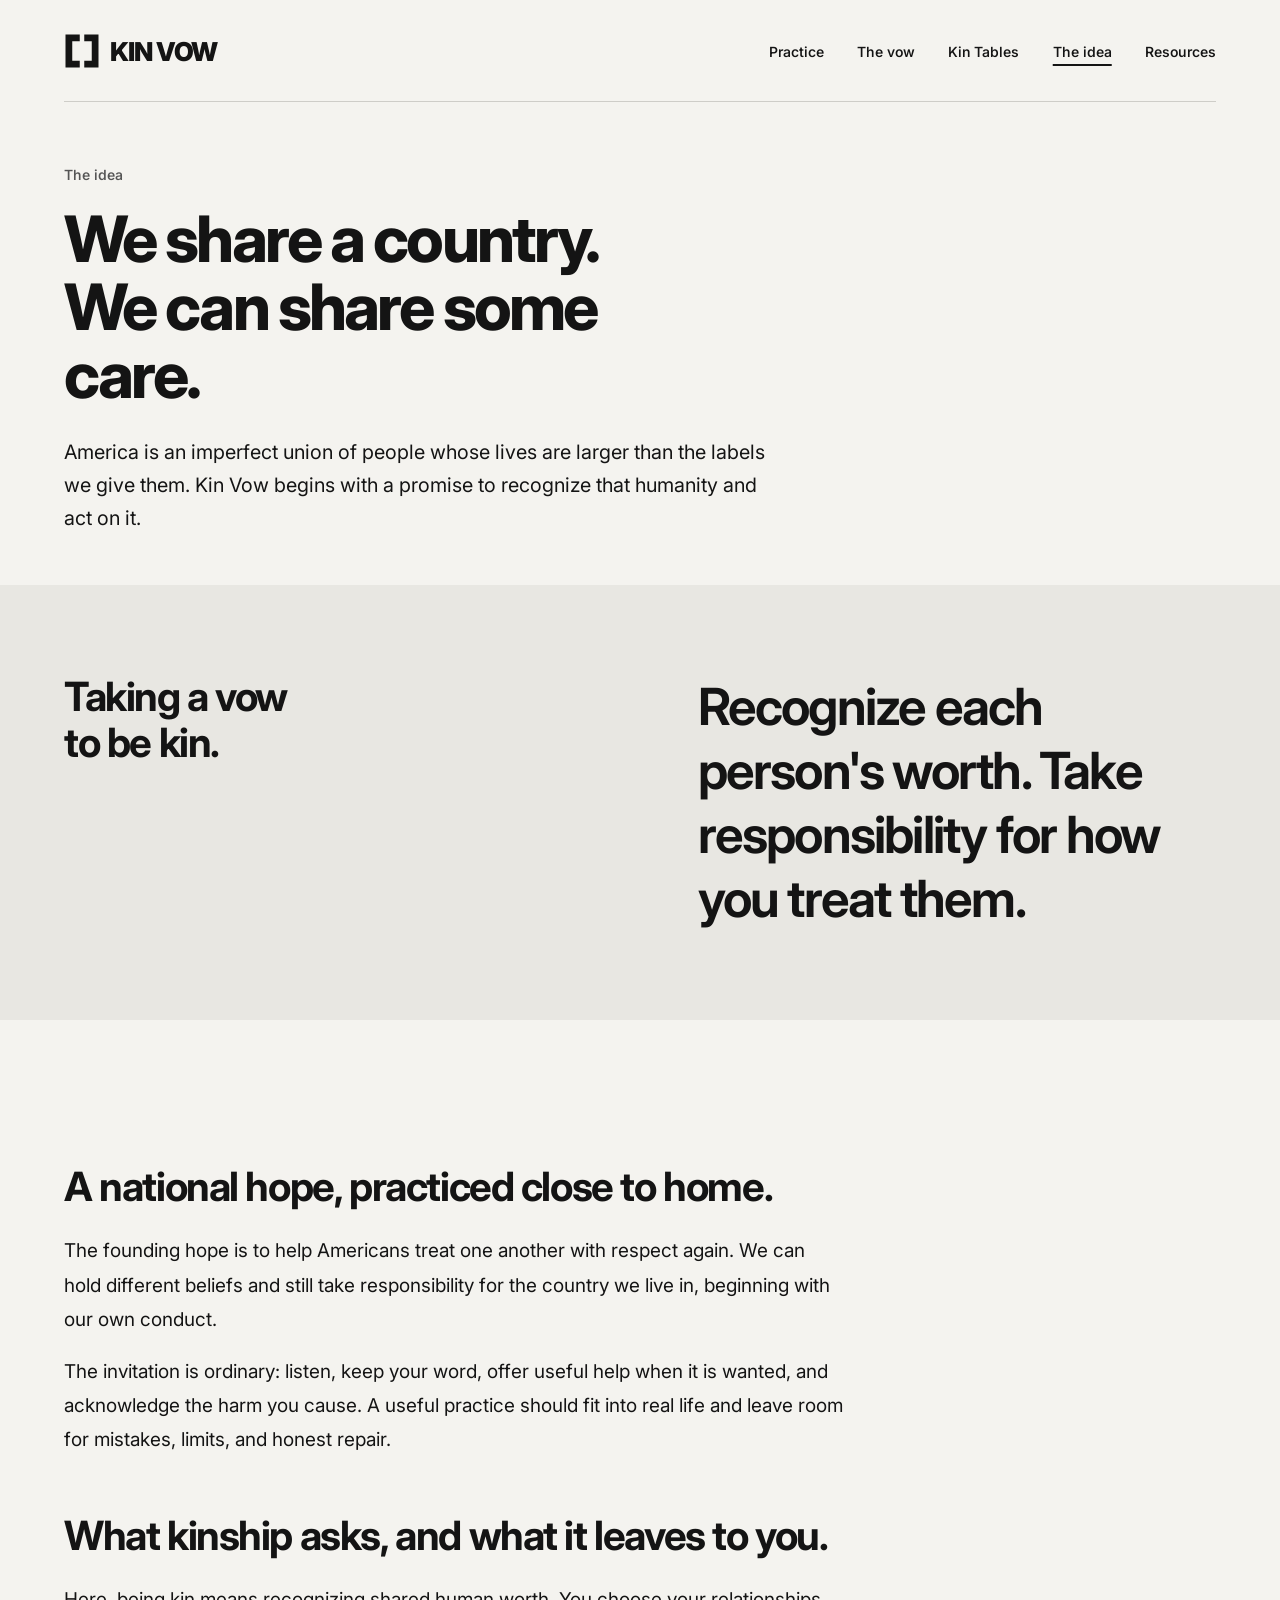
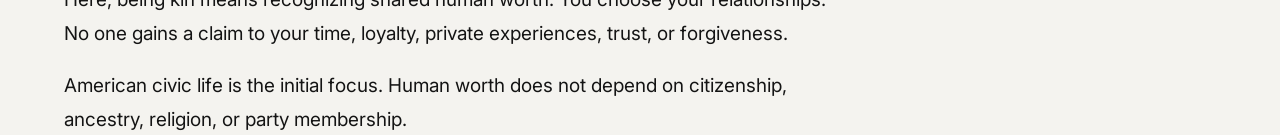
<file: mission.html>
<!doctype html>
<html lang="en">
<head>
  <meta charset="utf-8">
  <meta http-equiv="Content-Security-Policy" content="default-src &#x27;none&#x27;; script-src &#x27;self&#x27;; style-src &#x27;self&#x27;; img-src &#x27;self&#x27;; font-src &#x27;self&#x27;; connect-src &#x27;none&#x27;; object-src &#x27;none&#x27;; base-uri &#x27;none&#x27;; form-action &#x27;none&#x27;">
  <meta name="referrer" content="no-referrer">
  <meta name="viewport" content="width=device-width, initial-scale=1">
  <meta name="robots" content="noindex, follow">
  <meta http-equiv="refresh" content="0; url=/about.html">
  <link rel="canonical" href="https://kinvow.org/about.html">
  <link rel="icon" type="image/svg+xml" href="/assets/kin-vow-mark-ink.svg">
  <link rel="stylesheet" href="/styles.css">
  <title>The founding idea | Kin Vow</title>
</head>
<body>
  <main class="wrap page-heading">
    <p class="eyebrow">Kin Vow</p>
    <h1>Read the founding idea.</h1>
    <p class="lead">This page has moved. Learn about Kin Vow's purpose, boundaries, and current stage.</p>
    <div class="actions"><a class="button" href="/about.html">Read the idea</a><a class="text-link" href="/">Go to the home page</a></div>
  </main>
</body>
</html>
</file>
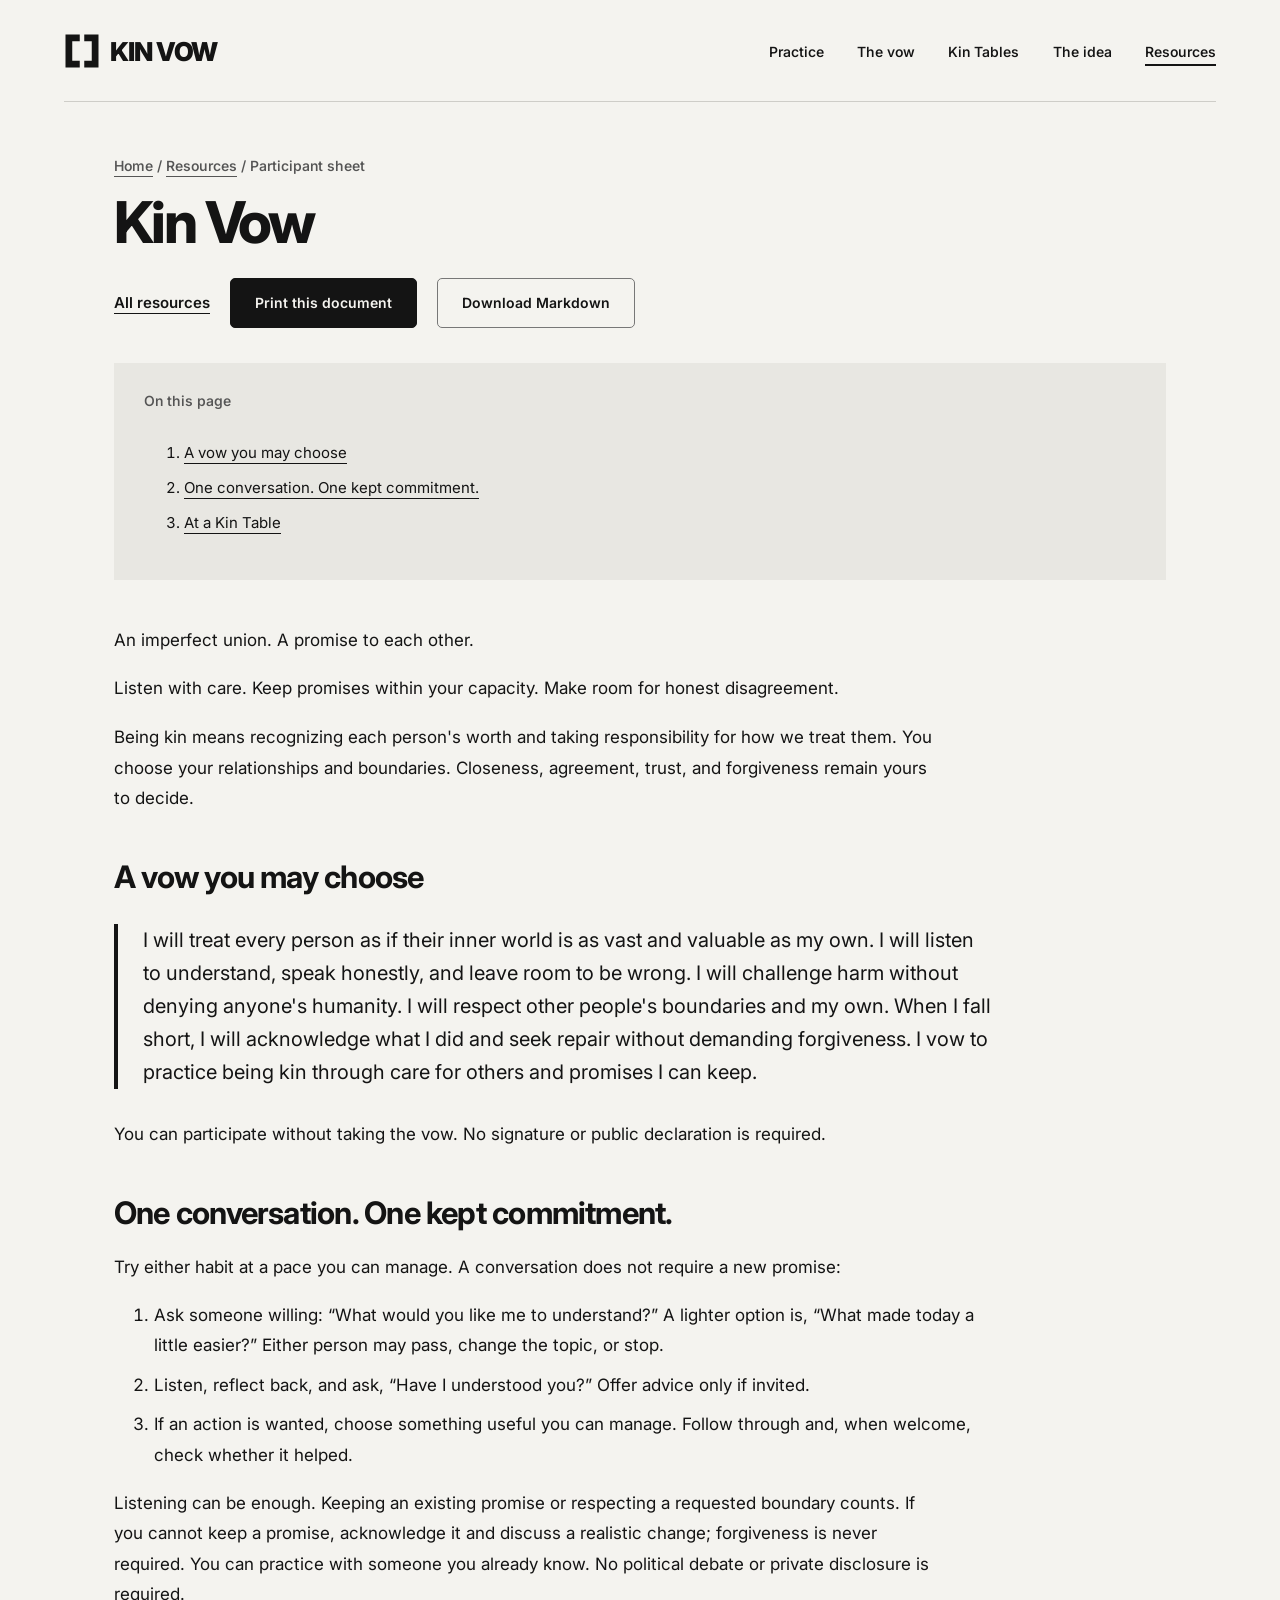
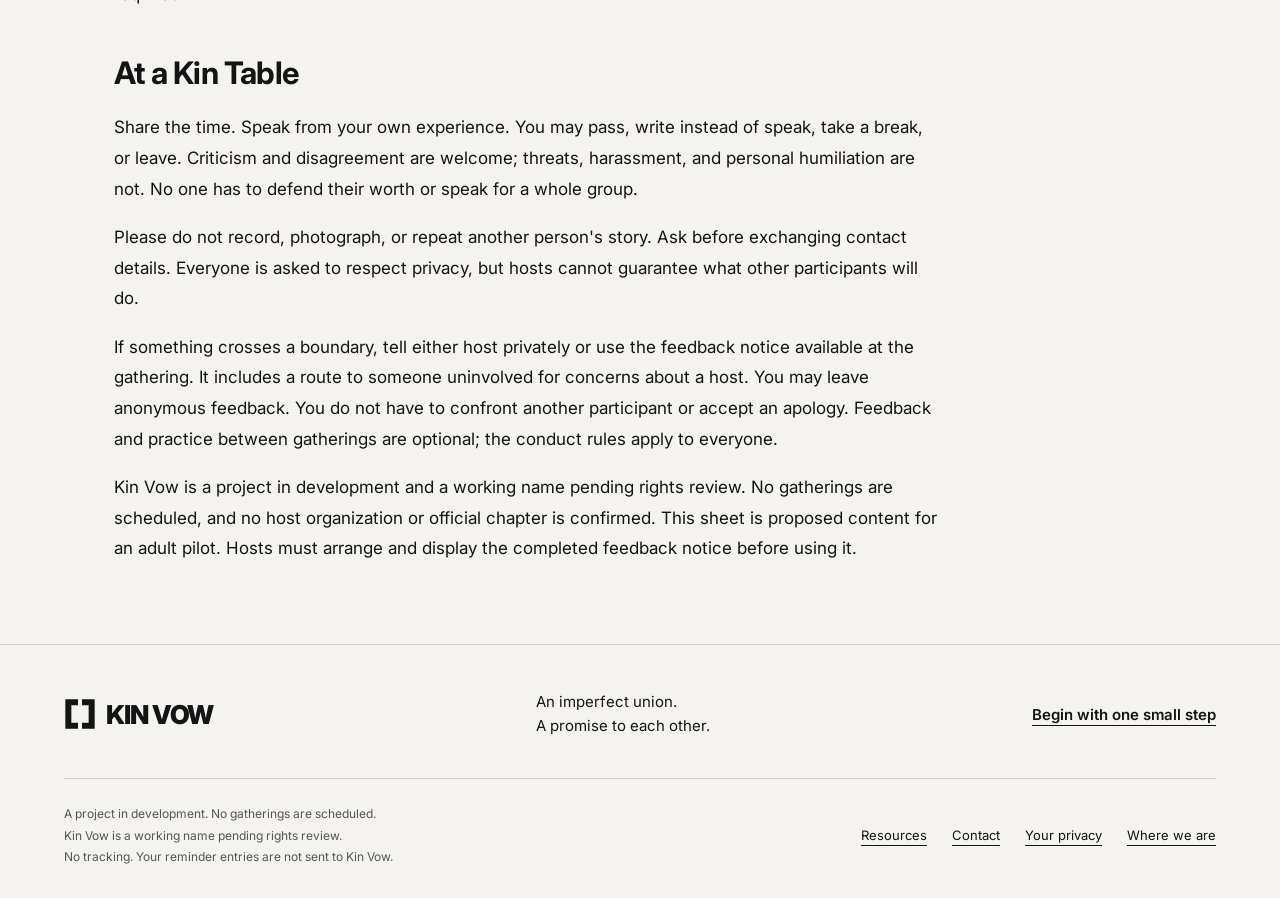
<file: participant.html>
<!doctype html>
<html lang="en">
<head>
  <meta charset="utf-8">
  <meta http-equiv="Content-Security-Policy" content="default-src &#x27;none&#x27;; script-src &#x27;self&#x27; &#x27;sha256-pGefLK2751sURaswn5nSBaCTXFzXAUC5FbKVzDnnK6Q=&#x27;; style-src &#x27;self&#x27;; img-src &#x27;self&#x27;; font-src &#x27;self&#x27;; connect-src &#x27;none&#x27;; object-src &#x27;none&#x27;; base-uri &#x27;none&#x27;; form-action &#x27;none&#x27;">
  <meta name="referrer" content="no-referrer">
  <meta name="viewport" content="width=device-width, initial-scale=1">
  <meta name="robots" content="index, follow, max-image-preview:large">
  <meta name="description" content="The voluntary Kin Vow, an everyday practice, and participant boundaries. Read or print the proposed adult pilot sheet.">
  <meta name="theme-color" content="#f4f3ef">
  <title>Printable participant sheet and vow | Kin Vow</title>
  <link rel="canonical" href="https://kinvow.org/participant.html">
  <meta property="og:type" content="website">
  <meta property="og:site_name" content="Kin Vow">
  <meta property="og:title" content="Printable participant sheet and vow | Kin Vow">
  <meta property="og:description" content="The voluntary Kin Vow, an everyday practice, and participant boundaries. Read or print the proposed adult pilot sheet.">
  <meta property="og:url" content="https://kinvow.org/participant.html">
  <meta property="og:image" content="https://kinvow.org/assets/kin-vow-mark-ink-1024.png">
  <meta property="og:image:type" content="image/png">
  <meta property="og:image:width" content="1024">
  <meta property="og:image:height" content="1024">
  <meta property="og:image:alt" content="Kin Vow mark">
  <meta name="twitter:card" content="summary">
  <meta name="twitter:title" content="Printable participant sheet and vow | Kin Vow">
  <meta name="twitter:description" content="The voluntary Kin Vow, an everyday practice, and participant boundaries. Read or print the proposed adult pilot sheet.">
  <meta name="twitter:image" content="https://kinvow.org/assets/kin-vow-mark-ink-1024.png">
  <meta name="twitter:image:alt" content="Kin Vow mark">
  <script type="application/ld+json">{"@context": "https://schema.org", "@graph": [{"@type": "WebPage", "@id": "https://kinvow.org/participant.html#webpage", "url": "https://kinvow.org/participant.html", "name": "Printable participant sheet and vow | Kin Vow", "description": "The voluntary Kin Vow, an everyday practice, and participant boundaries. Read or print the proposed adult pilot sheet.", "inLanguage": "en", "isPartOf": {"@id": "https://kinvow.org/#website"}, "breadcrumb": {"@id": "https://kinvow.org/participant.html#breadcrumb"}}, {"@type": "BreadcrumbList", "@id": "https://kinvow.org/participant.html#breadcrumb", "itemListElement": [{"@type": "ListItem", "position": 1, "name": "Home", "item": "https://kinvow.org/"}, {"@type": "ListItem", "position": 2, "name": "Resources", "item": "https://kinvow.org/resources.html"}, {"@type": "ListItem", "position": 3, "name": "Participant sheet", "item": "https://kinvow.org/participant.html"}]}]}</script>
  <link rel="icon" type="image/svg+xml" href="assets/kin-vow-mark-ink.svg">
  <link rel="icon" type="image/png" sizes="64x64" href="assets/kin-vow-mark-ink-64.png">
  <link rel="preload" as="font" href="assets/Inter-Variable.woff2" type="font/woff2" crossorigin>
  <link rel="stylesheet" href="styles.css">
  <script src="site.js" defer></script>
  <script src="print.js" defer></script>
</head>
<body data-page="resources">
  <a class="skip-link" href="#main">Skip to content</a>
  <header class="site-header wrap">
    <a class="brand" href="./" aria-label="Kin Vow home"><img src="assets/kin-vow-mark-ink.svg" alt="" width="36" height="36"><span>KIN VOW</span></a>
    <button class="menu-button" id="menu-toggle" aria-expanded="false" aria-controls="site-nav" hidden>Menu <span aria-hidden="true">+</span></button>
    <nav class="site-nav" id="site-nav" aria-label="Main navigation">
      <a data-nav="practice" href="practice.html">Practice</a><a data-nav="vow" href="vow.html">The vow</a><a data-nav="kin-table" href="kin-table.html">Kin Tables</a><a data-nav="about" href="about.html">The idea</a><a data-nav="resources" aria-current="location" href="resources.html">Resources</a>
    </nav>
  </header>
  <main id="main">
<article class="wrap document">
  <header class="document-header">
    <p class="eyebrow"><a href="./">Home</a> / <a href="resources.html">Resources</a> / Participant sheet</p>
    <h1 id="kin-vow">Kin Vow</h1>
  </header>
  <nav class="print-toolbar" aria-label="Document actions">
    <a class="text-link" href="resources.html">All resources</a>
    <button class="button" type="button" data-print hidden>Print this document</button>
    <a class="button button-secondary" href="resources/participant-one-page.md" download>Download Markdown</a>
  </nav>
  <nav class="document-toc" aria-label="On this page">
    <p class="eyebrow">On this page</p>
    <ol>
<li class="toc-level-2"><a href="#a-vow-you-may-choose">A vow you may choose</a></li>
<li class="toc-level-2"><a href="#one-conversation-one-kept-commitment">One conversation. One kept commitment.</a></li>
<li class="toc-level-2"><a href="#at-a-kin-table">At a Kin Table</a></li>
    </ol>
  </nav>
  <div class="document-body">
<p>An imperfect union. A promise to each other.</p>
<p>Listen with care. Keep promises within your capacity. Make room for honest disagreement.</p>
<p>Being kin means recognizing each person's worth and taking responsibility for how we treat them. You choose your relationships and boundaries. Closeness, agreement, trust, and forgiveness remain yours to decide.</p>
<h2 id="a-vow-you-may-choose">A vow you may choose</h2>
<blockquote>
<p>I will treat every person as if their inner world is as vast and valuable as my own. I will listen to understand, speak honestly, and leave room to be wrong. I will challenge harm without denying anyone's humanity. I will respect other people's boundaries and my own. When I fall short, I will acknowledge what I did and seek repair without demanding forgiveness. I vow to practice being kin through care for others and promises I can keep.</p>
</blockquote>
<p>You can participate without taking the vow. No signature or public declaration is required.</p>
<h2 id="one-conversation-one-kept-commitment">One conversation. One kept commitment.</h2>
<p>Try either habit at a pace you can manage. A conversation does not require a new promise:</p>
<ol>
<li>Ask someone willing: “What would you like me to understand?” A lighter option is, “What made today a little easier?” Either person may pass, change the topic, or stop.</li>
<li>Listen, reflect back, and ask, “Have I understood you?” Offer advice only if invited.</li>
<li>If an action is wanted, choose something useful you can manage. Follow through and, when welcome, check whether it helped.</li>
</ol>
<p>Listening can be enough. Keeping an existing promise or respecting a requested boundary counts. If you cannot keep a promise, acknowledge it and discuss a realistic change; forgiveness is never required. You can practice with someone you already know. No political debate or private disclosure is required.</p>
<h2 id="at-a-kin-table">At a Kin Table</h2>
<p>Share the time. Speak from your own experience. You may pass, write instead of speak, take a break, or leave. Criticism and disagreement are welcome; threats, harassment, and personal humiliation are not. No one has to defend their worth or speak for a whole group.</p>
<p>Please do not record, photograph, or repeat another person's story. Ask before exchanging contact details. Everyone is asked to respect privacy, but hosts cannot guarantee what other participants will do.</p>
<p>If something crosses a boundary, tell either host privately or use the feedback notice available at the gathering. It includes a route to someone uninvolved for concerns about a host. You may leave anonymous feedback. You do not have to confront another participant or accept an apology. Feedback and practice between gatherings are optional; the conduct rules apply to everyone.</p>
<p>Kin Vow is a project in development and a working name pending rights review. No gatherings are scheduled, and no host organization or official chapter is confirmed. This sheet is proposed content for an adult pilot. Hosts must arrange and display the completed feedback notice before using it.</p>
  </div>
</article>
  </main>
  <footer class="site-footer wrap">
    <div class="footer-top"><a class="brand" href="./"><img src="assets/kin-vow-mark-ink.svg" alt="" width="32" height="32"><span>KIN VOW</span></a><p>An imperfect union.<br>A promise to each other.</p><a class="text-link" href="practice.html">Begin with one small step</a></div>
    <div class="footer-bottom"><p>A project in development. No gatherings are scheduled.<br>Kin Vow is a working name pending rights review.<br>No tracking. Your reminder entries are not sent to Kin Vow.</p><div><a href="resources.html">Resources</a><a href="about.html#contact">Contact</a><a href="about.html#privacy">Your privacy</a><a href="about.html#current-stage">Where we are</a></div></div>
  </footer>
</body>
</html>
</file>
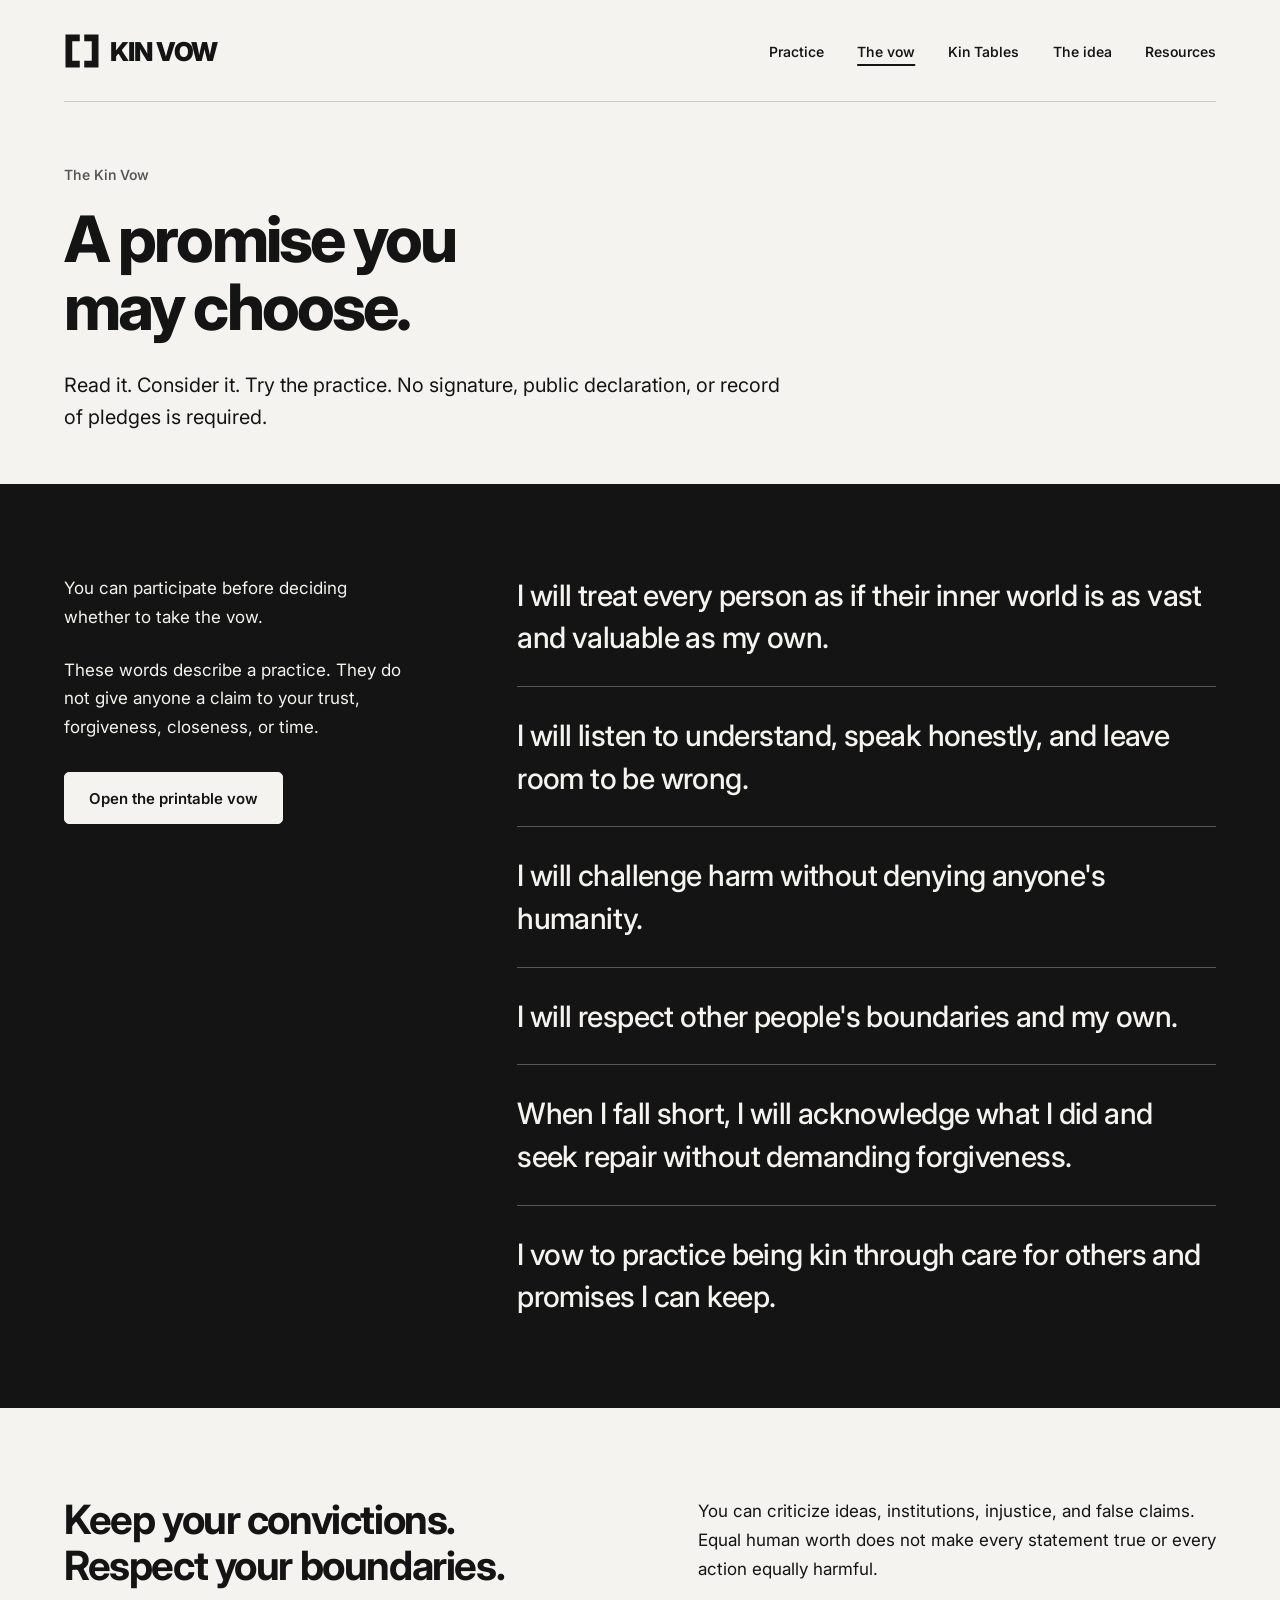
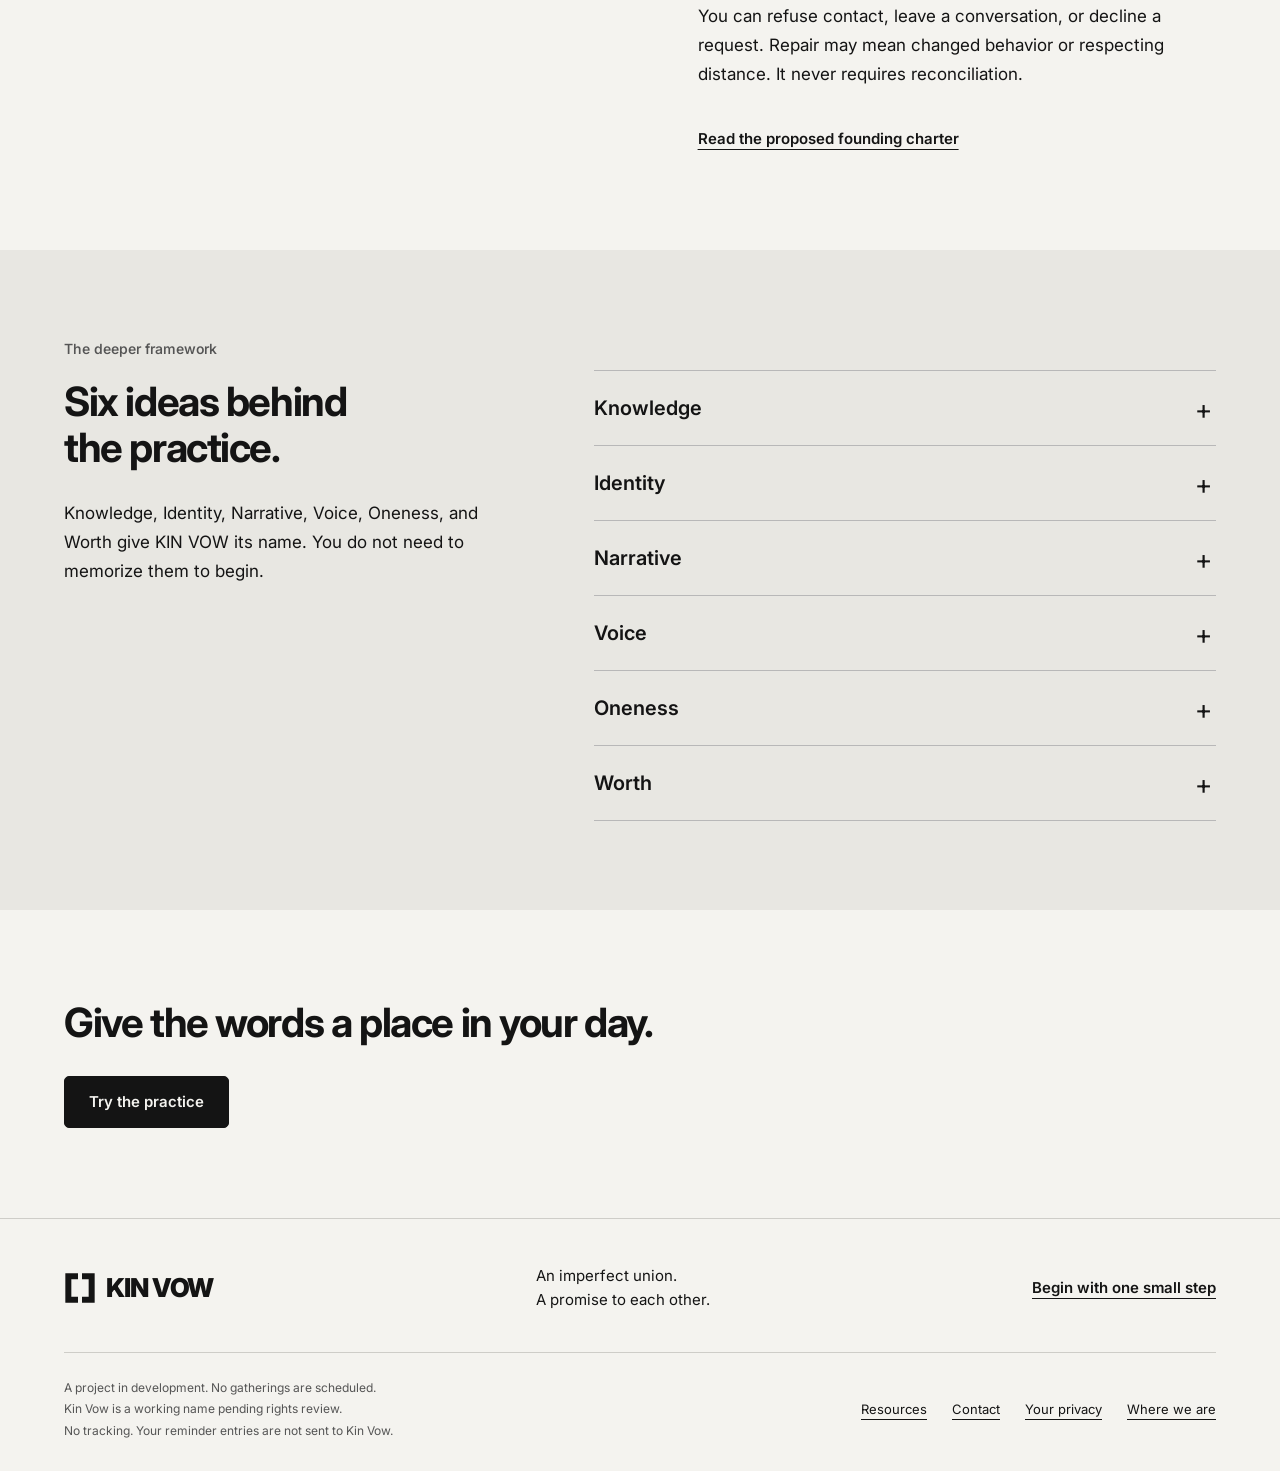
<file: pillars.html>
<!doctype html>
<html lang="en">
<head>
  <meta charset="utf-8">
  <meta http-equiv="Content-Security-Policy" content="default-src &#x27;none&#x27;; script-src &#x27;self&#x27;; style-src &#x27;self&#x27;; img-src &#x27;self&#x27;; font-src &#x27;self&#x27;; connect-src &#x27;none&#x27;; object-src &#x27;none&#x27;; base-uri &#x27;none&#x27;; form-action &#x27;none&#x27;">
  <meta name="referrer" content="no-referrer">
  <meta name="viewport" content="width=device-width, initial-scale=1">
  <meta name="robots" content="noindex, follow">
  <meta http-equiv="refresh" content="0; url=/vow.html">
  <link rel="canonical" href="https://kinvow.org/vow.html">
  <link rel="icon" type="image/svg+xml" href="/assets/kin-vow-mark-ink.svg">
  <link rel="stylesheet" href="/styles.css">
  <title>The vow and six pillars | Kin Vow</title>
</head>
<body>
  <main class="wrap page-heading">
    <p class="eyebrow">Kin Vow</p>
    <h1>Consider the vow.</h1>
    <p class="lead">This page has moved. Read the voluntary vow and the six pillars that support it.</p>
    <div class="actions"><a class="button" href="/vow.html">Read the vow and pillars</a><a class="text-link" href="/">Go to the home page</a></div>
  </main>
</body>
</html>
</file>
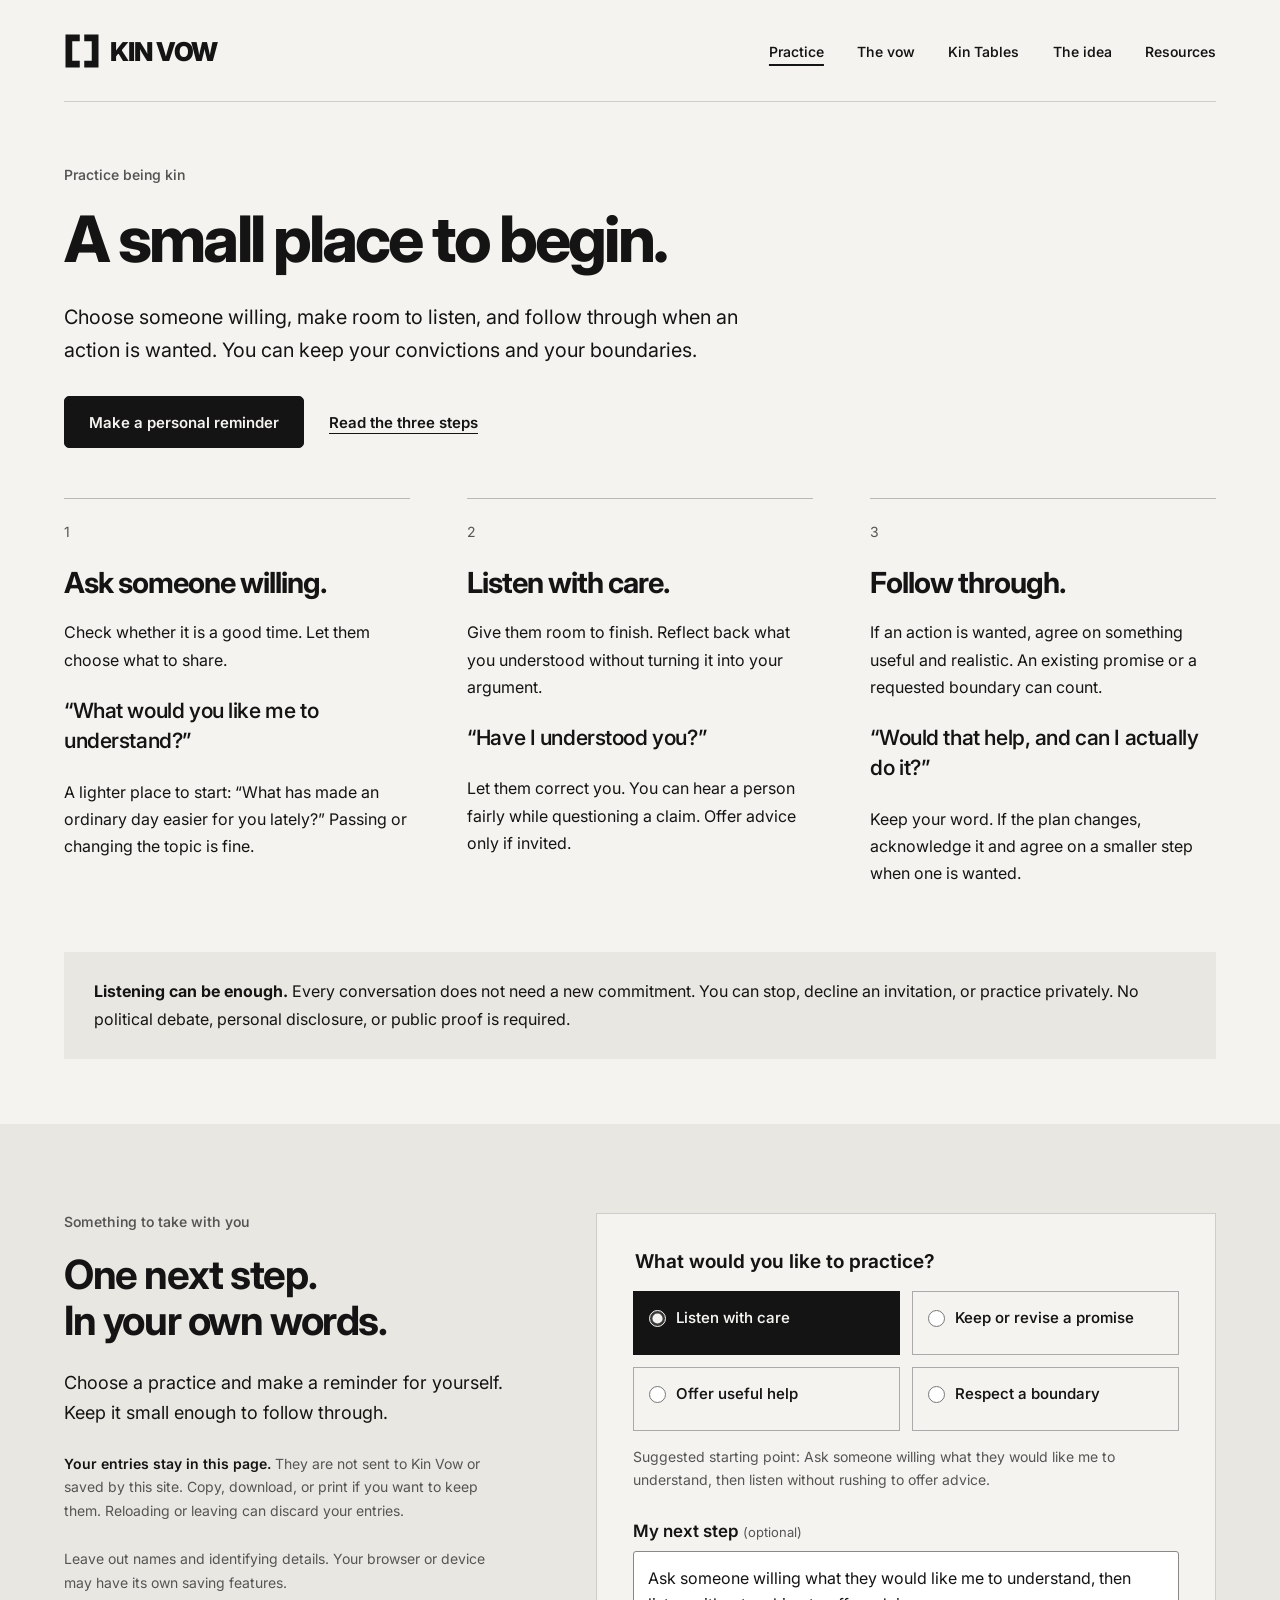
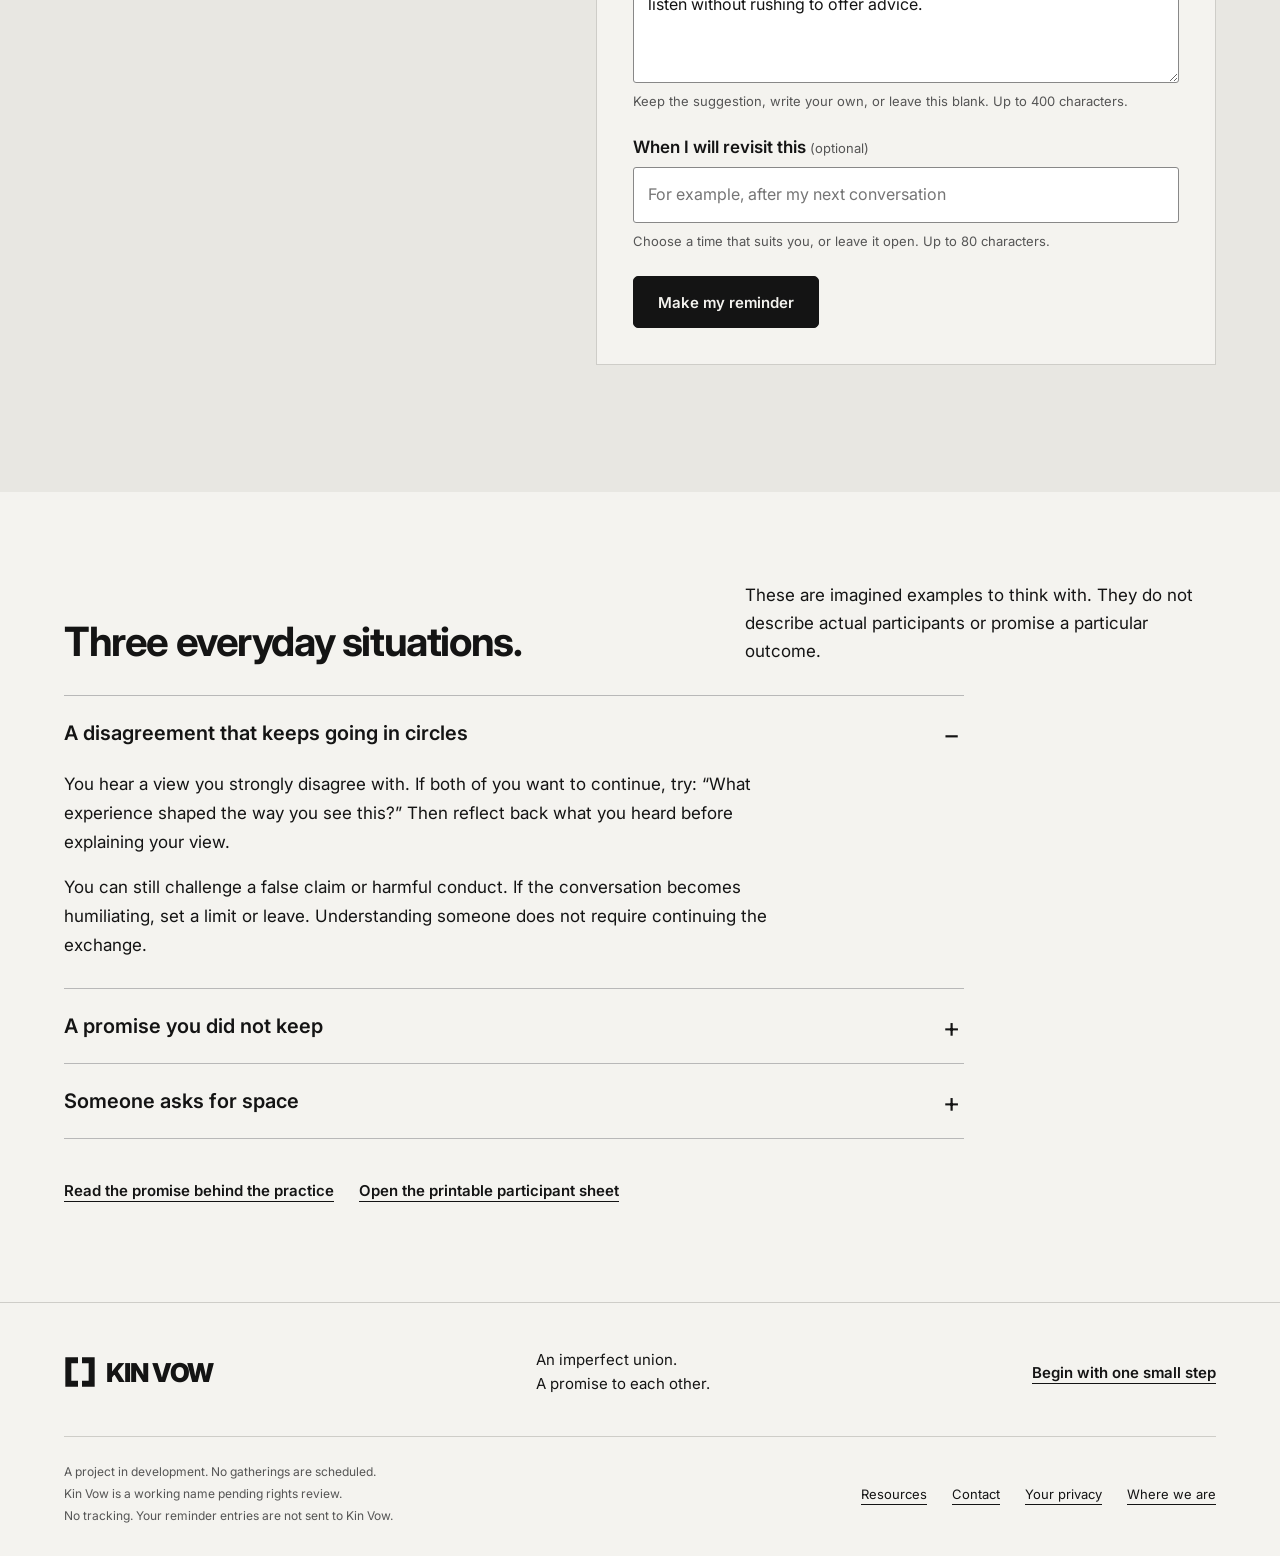
<file: practice.html>
<!doctype html>
<html lang="en">
<head>
  <meta charset="utf-8">
  <meta http-equiv="Content-Security-Policy" content="default-src &#x27;none&#x27;; script-src &#x27;self&#x27; &#x27;sha256-HGJR0uLKH/OxobdUOzU314QID+gT8ELXGkfbBCJS1MM=&#x27;; style-src &#x27;self&#x27;; img-src &#x27;self&#x27;; font-src &#x27;self&#x27;; connect-src &#x27;none&#x27;; object-src &#x27;none&#x27;; base-uri &#x27;none&#x27;; form-action &#x27;none&#x27;">
  <meta name="referrer" content="no-referrer">
  <meta name="viewport" content="width=device-width, initial-scale=1">
  <meta name="robots" content="index, follow, max-image-preview:large">
  <meta name="description" content="Try a willing conversation and a manageable act of follow-through. Make a private reminder without signing up or sharing your information.">
  <meta name="theme-color" content="#f4f3ef">
  <title>Practice listening and keeping commitments | Kin Vow</title>
  <link rel="canonical" href="https://kinvow.org/practice.html">
  <meta property="og:type" content="website">
  <meta property="og:site_name" content="Kin Vow">
  <meta property="og:title" content="Practice listening and keeping commitments | Kin Vow">
  <meta property="og:description" content="Try a willing conversation and a manageable act of follow-through. Make a private reminder without signing up or sharing your information.">
  <meta property="og:url" content="https://kinvow.org/practice.html">
  <meta property="og:image" content="https://kinvow.org/assets/kin-vow-mark-ink-1024.png">
  <meta property="og:image:type" content="image/png">
  <meta property="og:image:width" content="1024">
  <meta property="og:image:height" content="1024">
  <meta property="og:image:alt" content="Kin Vow mark">
  <meta name="twitter:card" content="summary">
  <meta name="twitter:title" content="Practice listening and keeping commitments | Kin Vow">
  <meta name="twitter:description" content="Try a willing conversation and a manageable act of follow-through. Make a private reminder without signing up or sharing your information.">
  <meta name="twitter:image" content="https://kinvow.org/assets/kin-vow-mark-ink-1024.png">
  <meta name="twitter:image:alt" content="Kin Vow mark">
  <script type="application/ld+json">{"@context": "https://schema.org", "@graph": [{"@type": "WebPage", "@id": "https://kinvow.org/practice.html#webpage", "url": "https://kinvow.org/practice.html", "name": "Practice listening and keeping commitments | Kin Vow", "description": "Try a willing conversation and a manageable act of follow-through. Make a private reminder without signing up or sharing your information.", "inLanguage": "en", "isPartOf": {"@id": "https://kinvow.org/#website"}}]}</script>
  <link rel="icon" type="image/svg+xml" href="assets/kin-vow-mark-ink.svg">
  <link rel="icon" type="image/png" sizes="64x64" href="assets/kin-vow-mark-ink-64.png">
  <link rel="preload" as="font" href="assets/Inter-Variable.woff2" type="font/woff2" crossorigin>
  <link rel="stylesheet" href="styles.css">
  <script src="site.js" defer></script>
  <script src="print.js" defer></script>
</head>
<body data-page="practice">
  <a class="skip-link" href="#main">Skip to content</a>
  <header class="site-header wrap">
    <a class="brand" href="./" aria-label="Kin Vow home"><img src="assets/kin-vow-mark-ink.svg" alt="" width="36" height="36"><span>KIN VOW</span></a>
    <button class="menu-button" id="menu-toggle" aria-expanded="false" aria-controls="site-nav" hidden>Menu <span aria-hidden="true">+</span></button>
    <nav class="site-nav" id="site-nav" aria-label="Main navigation">
      <a data-nav="practice" aria-current="page" href="practice.html">Practice</a><a data-nav="vow" href="vow.html">The vow</a><a data-nav="kin-table" href="kin-table.html">Kin Tables</a><a data-nav="about" href="about.html">The idea</a><a data-nav="resources" href="resources.html">Resources</a>
    </nav>
  </header>
  <main id="main">

<div class="wrap"><header class="page-heading"><p class="eyebrow">Practice being kin</p><h1>A small place to begin.</h1><p class="lead">Choose someone willing, make room to listen, and follow through when an action is wanted. You can keep your convictions and your boundaries.</p><div class="actions"><a class="button" href="#reminder">Make a personal reminder</a><a class="text-link" href="#guide">Read the three steps</a></div></header>
<section class="practice-guide" id="guide" aria-label="Three steps for everyday practice"><article><span class="number">1</span><h2>Ask someone willing.</h2><p>Check whether it is a good time. Let them choose what to share.</p><blockquote>“What would you like me to understand?”</blockquote><p>A lighter place to start: “What has made an ordinary day easier for you lately?” Passing or changing the topic is fine.</p></article><article><span class="number">2</span><h2>Listen with care.</h2><p>Give them room to finish. Reflect back what you understood without turning it into your argument.</p><blockquote>“Have I understood you?”</blockquote><p>Let them correct you. You can hear a person fairly while questioning a claim. Offer advice only if invited.</p></article><article><span class="number">3</span><h2>Follow through.</h2><p>If an action is wanted, agree on something useful and realistic. An existing promise or a requested boundary can count.</p><blockquote>“Would that help, and can I actually do it?”</blockquote><p>Keep your word. If the plan changes, acknowledge it and agree on a smaller step when one is wanted.</p></article></section>
<p class="practice-permission"><strong>Listening can be enough.</strong> Every conversation does not need a new commitment. You can stop, decline an invitation, or practice privately. No political debate, personal disclosure, or public proof is required.</p></div>
<section class="reminder-section section" id="reminder" aria-labelledby="reminder-title"><div class="wrap reminder-layout"><div class="reminder-intro"><p class="eyebrow">Something to take with you</p><h2 id="reminder-title">One next step.<br>In your own words.</h2><p class="lead">Choose a practice and make a reminder for yourself. Keep it small enough to follow through.</p><p class="privacy-note"><strong>Your entries stay in this page.</strong> They are not sent to Kin Vow or saved by this site. Copy, download, or print if you want to keep them. Reloading or leaving can discard your entries.</p><p class="privacy-note">Leave out names and identifying details. Your browser or device may have its own saving features.</p></div><div>
<form class="worksheet" id="reminder-form" hidden autocomplete="off"><fieldset><legend>What would you like to practice?</legend><div class="practice-options"><label class="practice-option"><input type="radio" name="practice" value="listen" checked><span>Listen with care</span></label><label class="practice-option"><input type="radio" name="practice" value="promise"><span>Keep or revise a promise</span></label><label class="practice-option"><input type="radio" name="practice" value="help"><span>Offer useful help</span></label><label class="practice-option"><input type="radio" name="practice" value="boundary"><span>Respect a boundary</span></label></div><p id="practice-hint"></p></fieldset><div class="field"><label for="next-step">My next step <span class="optional">(optional)</span></label><textarea id="next-step" maxlength="400" rows="4" aria-describedby="next-step-hint"></textarea><p class="field-hint" id="next-step-hint">Keep the suggestion, write your own, or leave this blank. Up to 400 characters.</p></div><div class="field"><label for="revisit">When I will revisit this <span class="optional">(optional)</span></label><input type="text" id="revisit" maxlength="80" placeholder="For example, after my next conversation" aria-describedby="revisit-hint"><p class="field-hint" id="revisit-hint">Choose a time that suits you, or leave it open. Up to 80 characters.</p></div><button type="submit" class="button">Make my reminder</button></form>
<section class="reminder-output" id="reminder-result" tabindex="-1" aria-label="Your personal reminder" hidden><h3>Your personal reminder</h3><pre id="reminder-text"></pre><div class="reminder-controls"><button type="button" id="edit-reminder">Edit</button><button type="button" id="copy-reminder">Copy reminder</button><button type="button" id="download-reminder">Download text</button><button type="button" id="print-reminder">Print reminder</button><button type="button" id="clear-reminder">Clear my entries</button></div></section>
<section class="worksheet blank-worksheet" id="blank-worksheet"><h3>My personal reminder</h3><p>Choose a small next step. You can print this blank worksheet and write on it.</p><div class="blank-lines"><p>What I would like to practice:</p><p>My next step, if one is wanted:</p><p>When I will revisit this:</p></div><p class="field-hint">Listening can be enough. You can revise a promise honestly and respect a request for space.</p><button class="button" data-print hidden>Print this worksheet</button><noscript><p class="field-hint">Use your browser's Print command to keep a blank worksheet. The guide works without JavaScript.</p></noscript></section>
<p class="status" id="reminder-status" role="status" aria-live="polite"></p></div></div></section>
<section class="wrap section" id="examples" aria-labelledby="examples-title"><div class="section-heading"><h2 id="examples-title">Three everyday situations.</h2><p>These are imagined examples to think with. They do not describe actual participants or promise a particular outcome.</p></div><div class="scenarios"><details open><summary>A disagreement that keeps going in circles</summary><div class="detail-body"><p>You hear a view you strongly disagree with. If both of you want to continue, try: “What experience shaped the way you see this?” Then reflect back what you heard before explaining your view.</p><p>You can still challenge a false claim or harmful conduct. If the conversation becomes humiliating, set a limit or leave. Understanding someone does not require continuing the exchange.</p></div></details><details><summary>A promise you did not keep</summary><div class="detail-body"><p>You said you would check in, but you missed it. Name what happened without making the other person manage your guilt: “I said I would call, and I didn't. Can I check in tomorrow, or would you prefer some space?”</p><p>Make a smaller promise only if it is wanted and you can keep it. An apology does not entitle you to forgiveness.</p></div></details><details><summary>Someone asks for space</summary><div class="detail-body"><p>You want to explain yourself, but the other person asks you to stop contacting them. Respect that request. You can reflect on what happened without seeking another chance to make your case.</p><p>The useful commitment may be to leave them alone. Care can include a boundary.</p></div></details></div><div class="actions"><a class="text-link" href="vow.html">Read the promise behind the practice</a><a class="text-link" href="participant.html">Open the printable participant sheet</a></div></section>
<script src="reminder-core.js" defer></script><script src="practice.js" defer></script>
  </main>
  <footer class="site-footer wrap">
    <div class="footer-top"><a class="brand" href="./"><img src="assets/kin-vow-mark-ink.svg" alt="" width="32" height="32"><span>KIN VOW</span></a><p>An imperfect union.<br>A promise to each other.</p><a class="text-link" href="practice.html">Begin with one small step</a></div>
    <div class="footer-bottom"><p>A project in development. No gatherings are scheduled.<br>Kin Vow is a working name pending rights review.<br>No tracking. Your reminder entries are not sent to Kin Vow.</p><div><a href="resources.html">Resources</a><a href="about.html#contact">Contact</a><a href="about.html#privacy">Your privacy</a><a href="about.html#current-stage">Where we are</a></div></div>
  </footer>
</body>
</html>
</file>
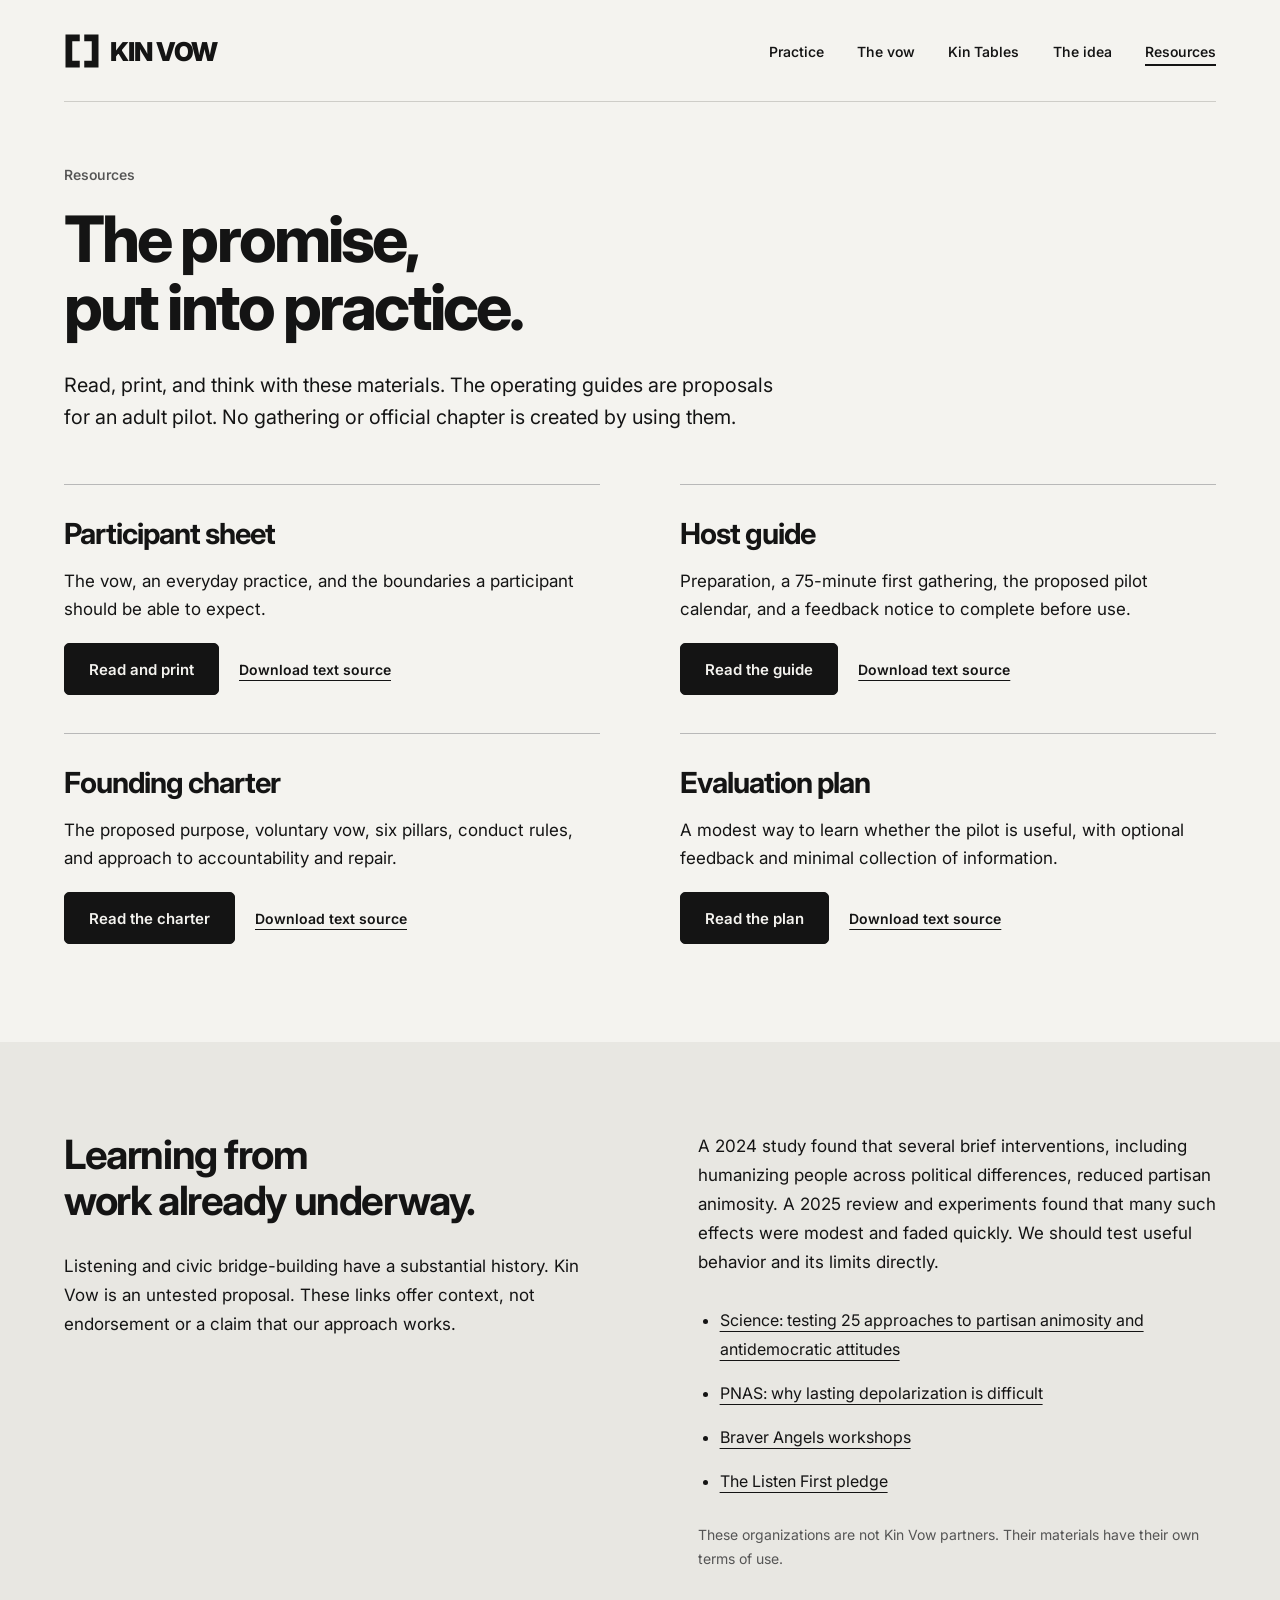
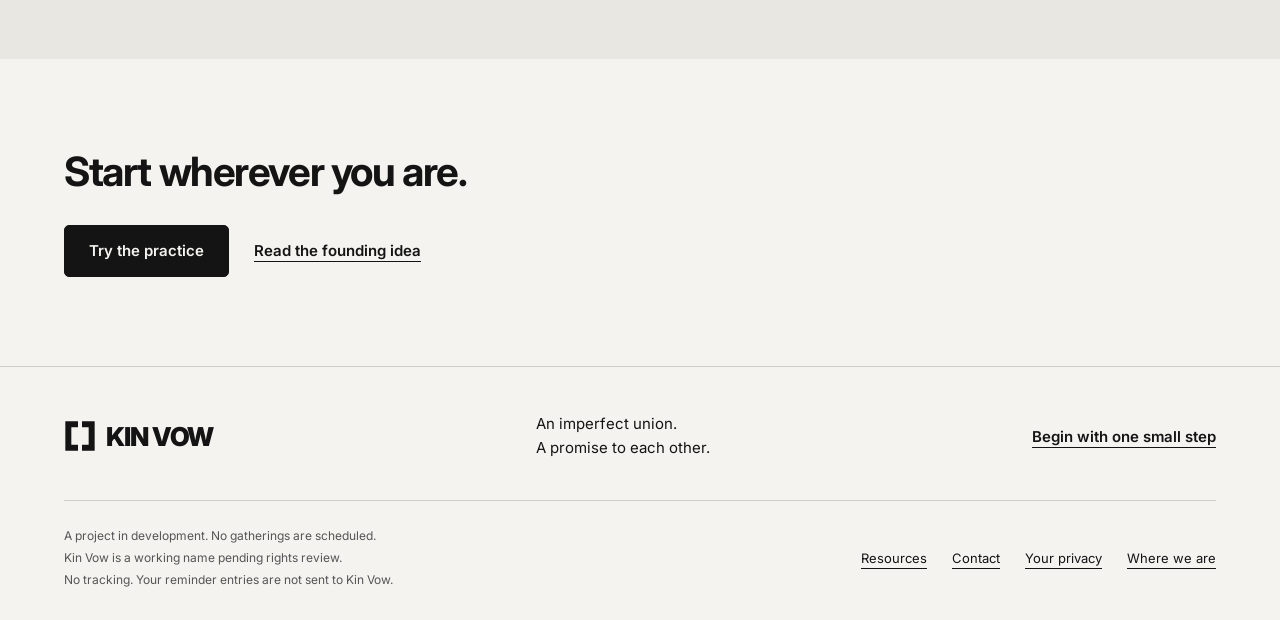
<file: resources.html>
<!doctype html>
<html lang="en">
<head>
  <meta charset="utf-8">
  <meta http-equiv="Content-Security-Policy" content="default-src &#x27;none&#x27;; script-src &#x27;self&#x27; &#x27;sha256-IZBy41VpCb0ZbIxJaLj+roAAu0pVKjoSAJEQQU64pJs=&#x27;; style-src &#x27;self&#x27;; img-src &#x27;self&#x27;; font-src &#x27;self&#x27;; connect-src &#x27;none&#x27;; object-src &#x27;none&#x27;; base-uri &#x27;none&#x27;; form-action &#x27;none&#x27;">
  <meta name="referrer" content="no-referrer">
  <meta name="viewport" content="width=device-width, initial-scale=1">
  <meta name="robots" content="index, follow, max-image-preview:large">
  <meta name="description" content="Read and print the Kin Vow participant sheet, proposed host guide, founding charter, and pilot evaluation plan. All materials are available without signing up.">
  <meta name="theme-color" content="#f4f3ef">
  <title>Kin Vow resources | Participant sheet and draft guides</title>
  <link rel="canonical" href="https://kinvow.org/resources.html">
  <meta property="og:type" content="website">
  <meta property="og:site_name" content="Kin Vow">
  <meta property="og:title" content="Kin Vow resources | Participant sheet and draft guides">
  <meta property="og:description" content="Read and print the Kin Vow participant sheet, proposed host guide, founding charter, and pilot evaluation plan. All materials are available without signing up.">
  <meta property="og:url" content="https://kinvow.org/resources.html">
  <meta property="og:image" content="https://kinvow.org/assets/kin-vow-mark-ink-1024.png">
  <meta property="og:image:type" content="image/png">
  <meta property="og:image:width" content="1024">
  <meta property="og:image:height" content="1024">
  <meta property="og:image:alt" content="Kin Vow mark">
  <meta name="twitter:card" content="summary">
  <meta name="twitter:title" content="Kin Vow resources | Participant sheet and draft guides">
  <meta name="twitter:description" content="Read and print the Kin Vow participant sheet, proposed host guide, founding charter, and pilot evaluation plan. All materials are available without signing up.">
  <meta name="twitter:image" content="https://kinvow.org/assets/kin-vow-mark-ink-1024.png">
  <meta name="twitter:image:alt" content="Kin Vow mark">
  <script type="application/ld+json">{"@context": "https://schema.org", "@graph": [{"@type": "WebPage", "@id": "https://kinvow.org/resources.html#webpage", "url": "https://kinvow.org/resources.html", "name": "Kin Vow resources | Participant sheet and draft guides", "description": "Read and print the Kin Vow participant sheet, proposed host guide, founding charter, and pilot evaluation plan. All materials are available without signing up.", "inLanguage": "en", "isPartOf": {"@id": "https://kinvow.org/#website"}}]}</script>
  <link rel="icon" type="image/svg+xml" href="assets/kin-vow-mark-ink.svg">
  <link rel="icon" type="image/png" sizes="64x64" href="assets/kin-vow-mark-ink-64.png">
  <link rel="preload" as="font" href="assets/Inter-Variable.woff2" type="font/woff2" crossorigin>
  <link rel="stylesheet" href="styles.css">
  <script src="site.js" defer></script>
  <script src="print.js" defer></script>
</head>
<body data-page="resources">
  <a class="skip-link" href="#main">Skip to content</a>
  <header class="site-header wrap">
    <a class="brand" href="./" aria-label="Kin Vow home"><img src="assets/kin-vow-mark-ink.svg" alt="" width="36" height="36"><span>KIN VOW</span></a>
    <button class="menu-button" id="menu-toggle" aria-expanded="false" aria-controls="site-nav" hidden>Menu <span aria-hidden="true">+</span></button>
    <nav class="site-nav" id="site-nav" aria-label="Main navigation">
      <a data-nav="practice" href="practice.html">Practice</a><a data-nav="vow" href="vow.html">The vow</a><a data-nav="kin-table" href="kin-table.html">Kin Tables</a><a data-nav="about" href="about.html">The idea</a><a data-nav="resources" aria-current="page" href="resources.html">Resources</a>
    </nav>
  </header>
  <main id="main">

<div class="wrap"><header class="page-heading"><p class="eyebrow">Resources</p><h1>The promise,<br>put into practice.</h1><p class="lead">Read, print, and think with these materials. The operating guides are proposals for an adult pilot. No gathering or official chapter is created by using them.</p></header><div class="resource-grid"><article class="resource-item"><h2>Participant sheet</h2><p>The vow, an everyday practice, and the boundaries a participant should be able to expect.</p><div class="actions"><a class="button" href="participant.html">Read and print</a><a class="text-link" href="resources/participant-one-page.md" download>Download text source</a></div></article><article class="resource-item"><h2>Host guide</h2><p>Preparation, a 75-minute first gathering, the proposed pilot calendar, and a feedback notice to complete before use.</p><div class="actions"><a class="button" href="host-guide.html">Read the guide</a><a class="text-link" href="resources/host-guide.md" download>Download text source</a></div></article><article class="resource-item"><h2>Founding charter</h2><p>The proposed purpose, voluntary vow, six pillars, conduct rules, and approach to accountability and repair.</p><div class="actions"><a class="button" href="charter.html">Read the charter</a><a class="text-link" href="resources/founding-charter.md" download>Download text source</a></div></article><article class="resource-item"><h2>Evaluation plan</h2><p>A modest way to learn whether the pilot is useful, with optional feedback and minimal collection of information.</p><div class="actions"><a class="button" href="evaluation.html">Read the plan</a><a class="text-link" href="resources/evaluation-plan.md" download>Download text source</a></div></article></div></div>
<section class="soft section" aria-labelledby="learning-title"><div class="wrap split"><div><h2 id="learning-title">Learning from<br>work already underway.</h2><p class="body-copy section-end">Listening and civic bridge-building have a substantial history. Kin Vow is an untested proposal. These links offer context, not endorsement or a claim that our approach works.</p></div><div class="body-copy"><p>A 2024 study found that several brief interventions, including humanizing people across political differences, reduced partisan animosity. A 2025 review and experiments found that many such effects were modest and faded quickly. We should test useful behavior and its limits directly.</p><ul class="research-links"><li><a href="https://bpb-us-w2.wpmucdn.com/web.sas.upenn.edu/dist/9/244/files/2024/10/science.adh4764.pdf">Science: testing 25 approaches to partisan animosity and antidemocratic attitudes</a></li><li><a href="https://pubmed.ncbi.nlm.nih.gov/40986349/">PNAS: why lasting depolarization is difficult</a></li><li><a href="https://braverangels.org/attend-a-workshop/">Braver Angels workshops</a></li><li><a href="https://www.listenfirstproject.org/pledge">The Listen First pledge</a></li></ul><p class="small-copy section-end">These organizations are not Kin Vow partners. Their materials have their own terms of use.</p></div></div></section><section class="wrap section"><h2>Start wherever you are.</h2><div class="actions"><a class="button" href="practice.html">Try the practice</a><a class="text-link" href="about.html">Read the founding idea</a></div></section>
  </main>
  <footer class="site-footer wrap">
    <div class="footer-top"><a class="brand" href="./"><img src="assets/kin-vow-mark-ink.svg" alt="" width="32" height="32"><span>KIN VOW</span></a><p>An imperfect union.<br>A promise to each other.</p><a class="text-link" href="practice.html">Begin with one small step</a></div>
    <div class="footer-bottom"><p>A project in development. No gatherings are scheduled.<br>Kin Vow is a working name pending rights review.<br>No tracking. Your reminder entries are not sent to Kin Vow.</p><div><a href="resources.html">Resources</a><a href="about.html#contact">Contact</a><a href="about.html#privacy">Your privacy</a><a href="about.html#current-stage">Where we are</a></div></div>
  </footer>
</body>
</html>
</file>
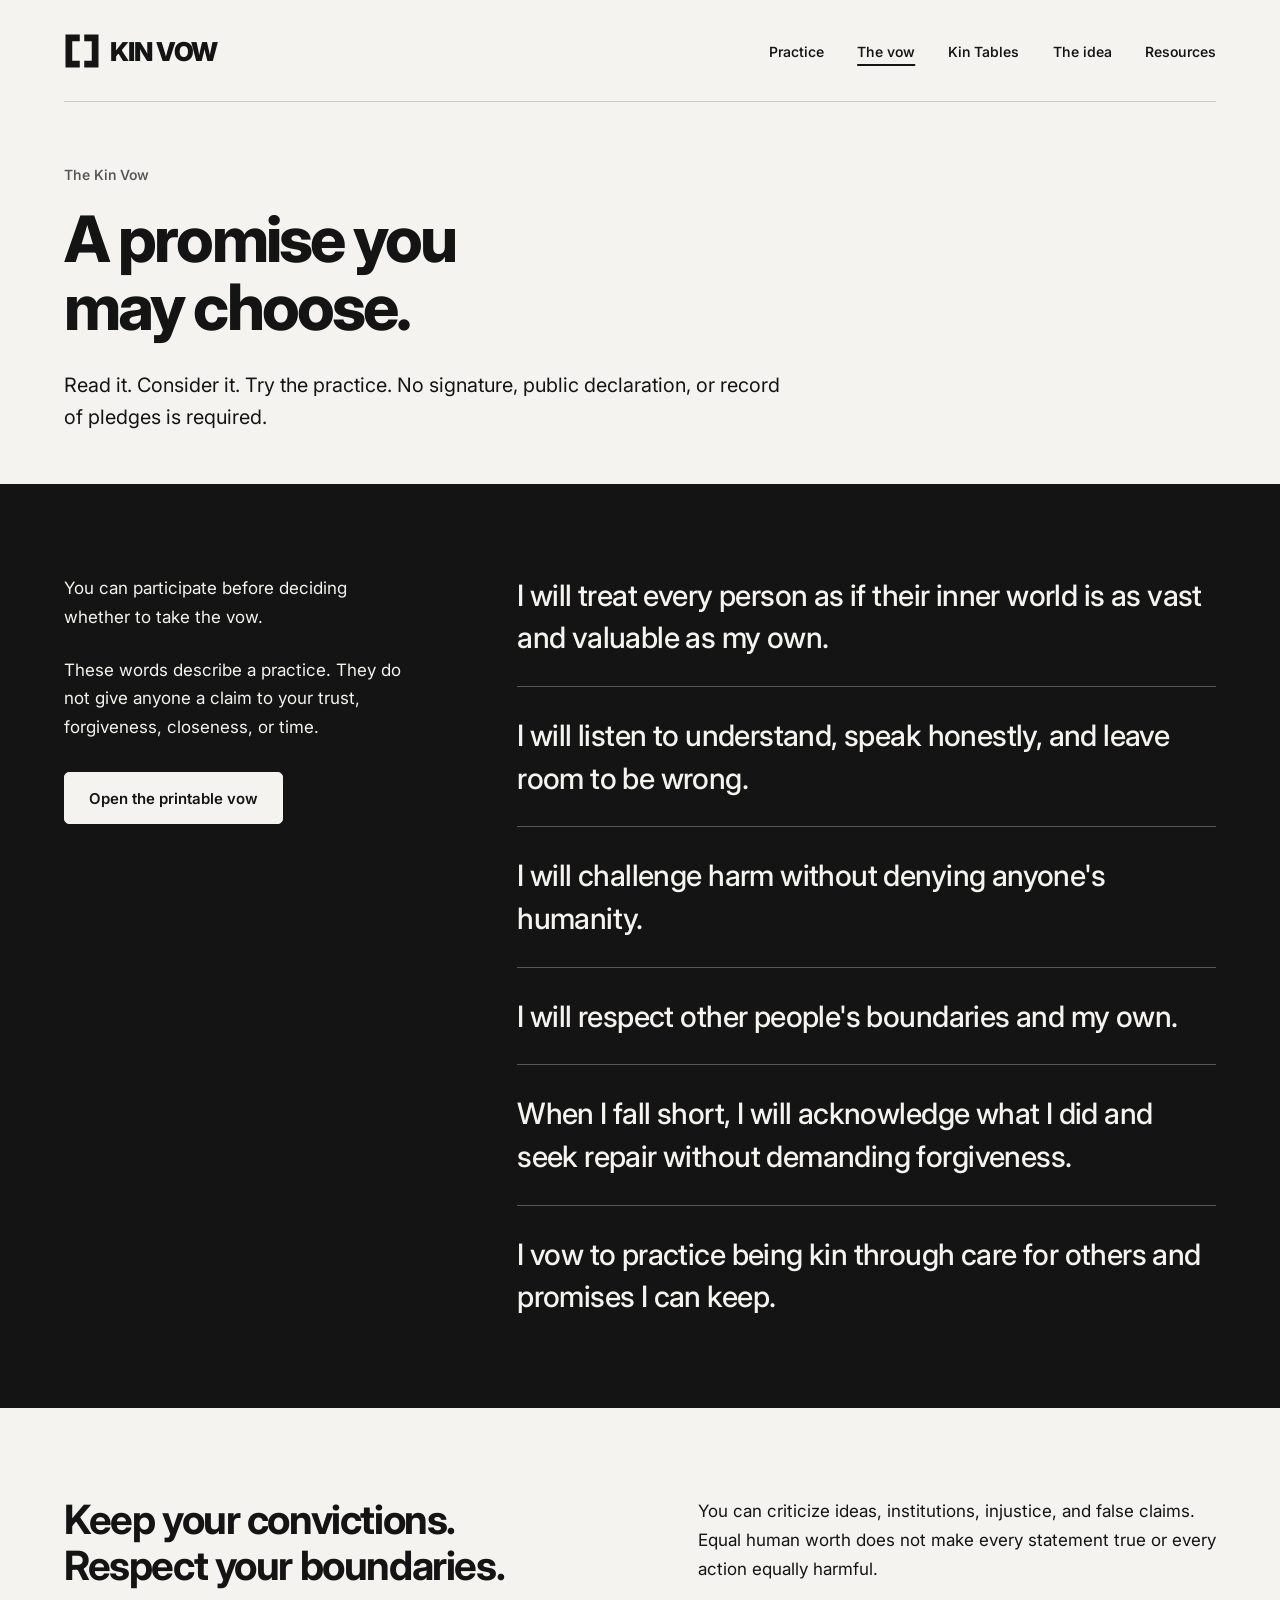
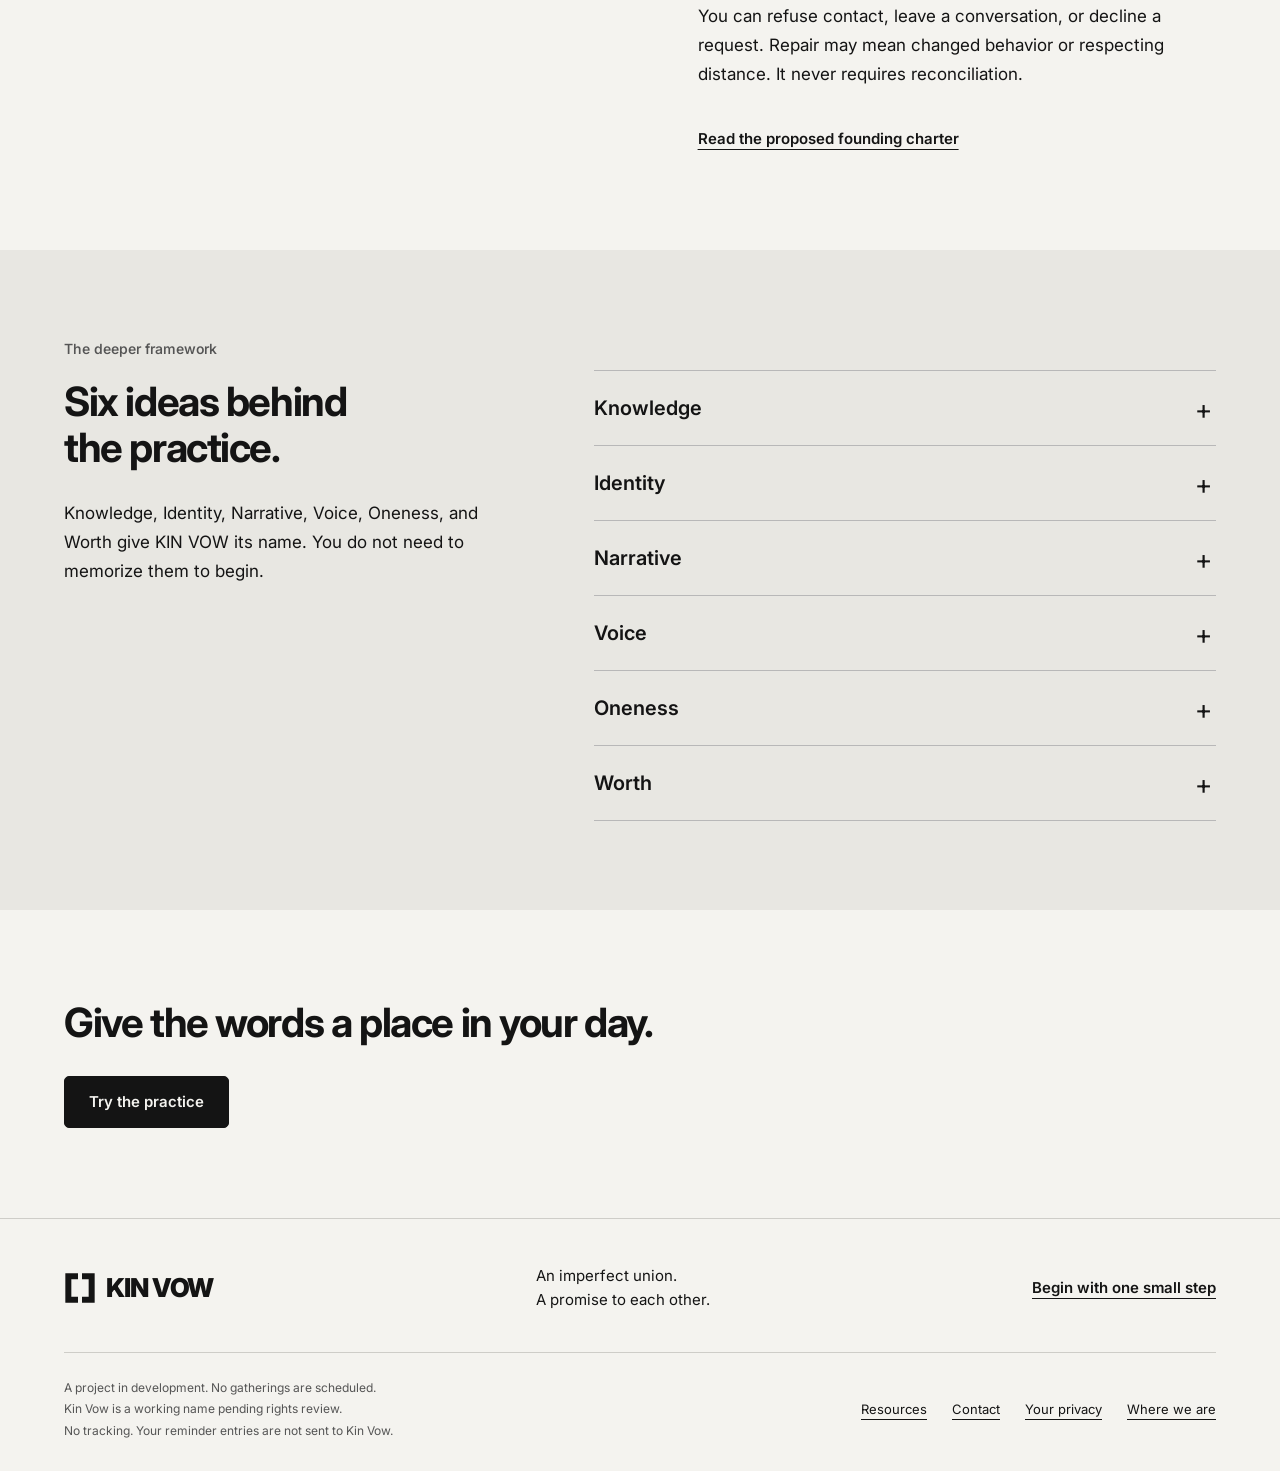
<file: vow.html>
<!doctype html>
<html lang="en">
<head>
  <meta charset="utf-8">
  <meta http-equiv="Content-Security-Policy" content="default-src &#x27;none&#x27;; script-src &#x27;self&#x27; &#x27;sha256-5bQfClYufdpCFkHyc0Dpcq3r+A3VmBXz0KNjHDcT45s=&#x27;; style-src &#x27;self&#x27;; img-src &#x27;self&#x27;; font-src &#x27;self&#x27;; connect-src &#x27;none&#x27;; object-src &#x27;none&#x27;; base-uri &#x27;none&#x27;; form-action &#x27;none&#x27;">
  <meta name="referrer" content="no-referrer">
  <meta name="viewport" content="width=device-width, initial-scale=1">
  <meta name="robots" content="index, follow, max-image-preview:large">
  <meta name="description" content="Read the voluntary six-sentence Kin Vow and the six pillars behind it. You can practice before taking the vow, with your convictions and boundaries intact.">
  <meta name="theme-color" content="#f4f3ef">
  <title>The six-sentence vow and six pillars | Kin Vow</title>
  <link rel="canonical" href="https://kinvow.org/vow.html">
  <meta property="og:type" content="website">
  <meta property="og:site_name" content="Kin Vow">
  <meta property="og:title" content="The six-sentence vow and six pillars | Kin Vow">
  <meta property="og:description" content="Read the voluntary six-sentence Kin Vow and the six pillars behind it. You can practice before taking the vow, with your convictions and boundaries intact.">
  <meta property="og:url" content="https://kinvow.org/vow.html">
  <meta property="og:image" content="https://kinvow.org/assets/kin-vow-mark-ink-1024.png">
  <meta property="og:image:type" content="image/png">
  <meta property="og:image:width" content="1024">
  <meta property="og:image:height" content="1024">
  <meta property="og:image:alt" content="Kin Vow mark">
  <meta name="twitter:card" content="summary">
  <meta name="twitter:title" content="The six-sentence vow and six pillars | Kin Vow">
  <meta name="twitter:description" content="Read the voluntary six-sentence Kin Vow and the six pillars behind it. You can practice before taking the vow, with your convictions and boundaries intact.">
  <meta name="twitter:image" content="https://kinvow.org/assets/kin-vow-mark-ink-1024.png">
  <meta name="twitter:image:alt" content="Kin Vow mark">
  <script type="application/ld+json">{"@context": "https://schema.org", "@graph": [{"@type": "WebPage", "@id": "https://kinvow.org/vow.html#webpage", "url": "https://kinvow.org/vow.html", "name": "The six-sentence vow and six pillars | Kin Vow", "description": "Read the voluntary six-sentence Kin Vow and the six pillars behind it. You can practice before taking the vow, with your convictions and boundaries intact.", "inLanguage": "en", "isPartOf": {"@id": "https://kinvow.org/#website"}}]}</script>
  <link rel="icon" type="image/svg+xml" href="assets/kin-vow-mark-ink.svg">
  <link rel="icon" type="image/png" sizes="64x64" href="assets/kin-vow-mark-ink-64.png">
  <link rel="preload" as="font" href="assets/Inter-Variable.woff2" type="font/woff2" crossorigin>
  <link rel="stylesheet" href="styles.css">
  <script src="site.js" defer></script>
  <script src="print.js" defer></script>
</head>
<body data-page="vow">
  <a class="skip-link" href="#main">Skip to content</a>
  <header class="site-header wrap">
    <a class="brand" href="./" aria-label="Kin Vow home"><img src="assets/kin-vow-mark-ink.svg" alt="" width="36" height="36"><span>KIN VOW</span></a>
    <button class="menu-button" id="menu-toggle" aria-expanded="false" aria-controls="site-nav" hidden>Menu <span aria-hidden="true">+</span></button>
    <nav class="site-nav" id="site-nav" aria-label="Main navigation">
      <a data-nav="practice" href="practice.html">Practice</a><a data-nav="vow" aria-current="page" href="vow.html">The vow</a><a data-nav="kin-table" href="kin-table.html">Kin Tables</a><a data-nav="about" href="about.html">The idea</a><a data-nav="resources" href="resources.html">Resources</a>
    </nav>
  </header>
  <main id="main">

<div class="wrap"><header class="page-heading"><p class="eyebrow">The Kin Vow</p><h1>A promise you may choose.</h1><p class="lead">Read it. Consider it. Try the practice. No signature, public declaration, or record of pledges is required.</p></header></div>
<section class="dark section" aria-label="The six commitments"><div class="wrap vow-layout"><aside><p>You can participate before deciding whether to take the vow.</p><p>These words describe a practice. They do not give anyone a claim to your trust, forgiveness, closeness, or time.</p><div class="actions"><a class="button" href="participant.html">Open the printable vow</a></div></aside><ol class="vow-lines"><li>I will treat every person as if their inner world is as vast and valuable as my own.</li><li>I will listen to understand, speak honestly, and leave room to be wrong.</li><li>I will challenge harm without denying anyone&#x27;s humanity.</li><li>I will respect other people&#x27;s boundaries and my own.</li><li>When I fall short, I will acknowledge what I did and seek repair without demanding forgiveness.</li><li>I vow to practice being kin through care for others and promises I can keep.</li></ol></div></section>
<section class="wrap section split" aria-labelledby="convictions-title"><div><h2 id="convictions-title">Keep your convictions.<br>Respect your boundaries.</h2></div><div class="body-copy"><p>You can criticize ideas, institutions, injustice, and false claims. Equal human worth does not make every statement true or every action equally harmful.</p><p>You can refuse contact, leave a conversation, or decline a request. Repair may mean changed behavior or respecting distance. It never requires reconciliation.</p><a class="text-link section-end" href="charter.html">Read the proposed founding charter</a></div></section>
<section class="soft section" aria-labelledby="pillars-title"><div class="wrap pillars-layout"><div><p class="eyebrow">The deeper framework</p><h2 id="pillars-title">Six ideas behind<br>the practice.</h2><p class="body-copy section-end">Knowledge, Identity, Narrative, Voice, Oneness, and Worth give KIN VOW its name. You do not need to memorize them to begin.</p></div><div class="pillar-list"><details><summary>Knowledge</summary><div class="detail-body"><p>Stay curious and check what you think you know.</p><p>Ask a sincere question. Verify a claim before repeating it.</p></div></details><details><summary>Identity</summary><div class="detail-body"><p>Let people describe themselves and choose what to share.</p><p>Use the name someone offers. Do not ask them to speak for a whole group.</p></div></details><details><summary>Narrative</summary><div class="detail-body"><p>Make room for the experiences behind a person&#x27;s views.</p><p>Ask what shaped a view without demanding a personal story.</p></div></details><details><summary>Voice</summary><div class="detail-body"><p>Give people a fair chance to speak, pass, and be heard.</p><p>Share the available time. Offer a written response or room to be quiet.</p></div></details><details><summary>Oneness</summary><div class="detail-body"><p>Recognize shared humanity while respecting real differences.</p><p>Cooperate on something useful without requiring agreement on everything else.</p></div></details><details><summary>Worth</summary><div class="detail-body"><p>Treat human dignity as something everyone already has.</p><p>Set a boundary without humiliation. Challenge cruelty in your own circle, too.</p></div></details></div></div></section><section class="wrap section"><h2>Give the words a place in your day.</h2><div class="actions"><a class="button" href="practice.html">Try the practice</a></div></section>
  </main>
  <footer class="site-footer wrap">
    <div class="footer-top"><a class="brand" href="./"><img src="assets/kin-vow-mark-ink.svg" alt="" width="32" height="32"><span>KIN VOW</span></a><p>An imperfect union.<br>A promise to each other.</p><a class="text-link" href="practice.html">Begin with one small step</a></div>
    <div class="footer-bottom"><p>A project in development. No gatherings are scheduled.<br>Kin Vow is a working name pending rights review.<br>No tracking. Your reminder entries are not sent to Kin Vow.</p><div><a href="resources.html">Resources</a><a href="about.html#contact">Contact</a><a href="about.html#privacy">Your privacy</a><a href="about.html#current-stage">Where we are</a></div></div>
  </footer>
</body>
</html>
</file>
<file: styles.css>
@font-face{font-family:Inter;src:url('assets/Inter-Variable.woff2') format('woff2');font-weight:100 900;font-style:normal;font-display:swap}
:root{--ink:#141414;--graphite:#555;--silver:#b8b8b8;--paper:#f4f3ef;--soft:#e8e7e2;--rule:#cecdc8;--focus:#141414;--gutter:clamp(22px,5vw,76px);font-family:Inter,Arial,sans-serif;color:var(--ink);background:var(--paper);font-synthesis:none;text-rendering:optimizeLegibility;-webkit-font-smoothing:antialiased}
*{box-sizing:border-box}[hidden]{display:none!important}html{scroll-behavior:smooth;scroll-padding-top:25px}body{margin:0}img{max-width:100%;display:block}a{color:inherit;text-underline-offset:5px}button,input,textarea{font:inherit}button,a,input,textarea,summary{-webkit-tap-highlight-color:transparent}button{cursor:pointer}button:disabled{cursor:wait}a:hover{text-decoration-thickness:2px}a:focus-visible,button:focus-visible,input:focus-visible,textarea:focus-visible,summary:focus-visible,[tabindex]:focus-visible{outline:3px solid var(--focus);outline-offset:5px}::selection{color:var(--paper);background:var(--ink)}h1,h2,h3,p{margin:0}h1,h2,h3{text-wrap:balance}p{max-width:67ch}p+p{margin-top:18px}h1{font-size:clamp(43px,5.25vw,76px);font-weight:760;letter-spacing:-.045em;line-height:1.06}h2{font-size:clamp(30px,3.15vw,45px);font-weight:700;line-height:1.14;letter-spacing:-.035em}h3{font-size:24px;font-weight:650;line-height:1.25;letter-spacing:-.02em}.wrap{max-width:1440px;margin:auto;padding-inline:var(--gutter)}.section{padding-block:clamp(55px,7vw,100px)}.skip-link{position:fixed;z-index:20;left:15px;top:15px;transform:translateY(-170%);background:var(--ink);color:var(--paper);padding:15px 20px}.skip-link:focus{transform:none}.site-header{min-height:102px;display:flex;align-items:center;justify-content:space-between;gap:30px;position:relative}.site-header:after{content:'';position:absolute;bottom:0;left:var(--gutter);right:var(--gutter);height:1px;background:var(--rule)}.brand{display:inline-flex;align-items:center;gap:10px;white-space:nowrap;text-decoration:none}.brand span{font-size:26px;font-weight:850;letter-spacing:-1.1px}.site-nav{display:flex;align-items:center;gap:clamp(18px,2.6vw,38px)}.site-nav a{font-size:14px;font-weight:550;text-decoration:none;min-height:44px;display:flex;align-items:center}.site-nav a:hover,.site-nav a[aria-current=page],.site-nav a[aria-current=location]{text-decoration:underline;text-decoration-thickness:2px;text-underline-offset:7px}.menu-button{display:none;border:1px solid var(--rule);background:transparent;border-radius:4px;padding:10px 14px;min-height:44px;font-size:14px}.menu-button span{display:inline-block;margin-left:14px;font-size:20px;line-height:1}.menu-button[aria-expanded=true] span{transform:rotate(45deg)}.eyebrow{font-size:14px;font-weight:550;color:var(--graphite);margin-bottom:22px}.lead{font-size:clamp(18px,1.55vw,21px);line-height:1.65}.body-copy{font-size:17px;line-height:1.7}.small-copy{font-size:14px;line-height:1.65;color:var(--graphite)}.actions{display:flex;align-items:center;gap:25px;flex-wrap:wrap;margin-top:30px}.button{display:inline-flex;justify-content:center;align-items:center;min-height:52px;padding:14px 24px;background:var(--ink);color:var(--paper);border:1px solid var(--ink);border-radius:5px;font-size:15px;font-weight:600;line-height:1.4;text-decoration:none}.button:hover{background:#333;border-color:#333;text-decoration:none}.button-secondary{background:transparent;color:var(--ink);border-color:#777}.button-secondary:hover{background:var(--soft);border-color:var(--ink)}.text-link{display:inline-flex;align-items:center;min-height:44px;font-size:15px;font-weight:600}.hero{display:grid;grid-template-columns:minmax(0,1.2fr) minmax(0,1fr);gap:8%;padding-block:65px 75px}.hero .lead{margin-top:30px;max-width:43ch}.hero .small-copy{margin-top:28px;max-width:47ch;font-size:13px}.question-frame{align-self:center;position:relative;background:var(--soft);padding:48px 56px}.question-frame:before,.question-frame:after{content:'';position:absolute;top:25px;bottom:25px;width:31px;border:9px solid var(--ink);pointer-events:none}.question-frame:before{left:20px;border-right:0}.question-frame:after{right:20px;border-left:0}.question-frame h2{font-size:clamp(29px,2.8vw,40px);font-weight:650;max-width:13ch}.question-frame p{font-size:17px;line-height:1.6;margin-top:24px}.question-frame .eyebrow{margin:0 0 24px;font-size:13px}.mini-steps{list-style:none;padding:23px 0 0;margin:28px 0 0;border-top:1px solid var(--silver);counter-reset:mini}.mini-steps li{counter-increment:mini;display:flex;gap:15px;font-size:15px;line-height:1.6;margin-top:12px}.mini-steps li:before{content:counter(mini);color:var(--graphite)}.opening{display:grid;grid-template-columns:1fr 1fr;gap:10%;border-top:1px solid var(--rule);padding-block:50px 65px}.opening p{font-size:18px;line-height:1.7}.dark{background:var(--ink);color:var(--paper);--focus:var(--paper)}.dark .eyebrow,.dark .small-copy{color:var(--silver)}.dark ::selection{color:var(--ink);background:var(--paper)}.dark .button{background:var(--paper);color:var(--ink);border-color:var(--paper)}.dark .button:hover{background:var(--silver)}.section-heading{display:grid;grid-template-columns:1.2fr 1fr;gap:10%;align-items:end}.section-heading p{font-size:17px;line-height:1.65}.steps{list-style:none;padding:0;margin:48px 0 0;display:grid;grid-template-columns:repeat(3,minmax(0,1fr));gap:5%}.steps li{border-top:1px solid #626262;padding-top:22px}.steps .number{font-size:14px;color:var(--silver)}.steps h3{margin-top:29px;margin-bottom:16px;font-size:28px}.steps p{font-size:16px;line-height:1.65}.dark .section-note{color:var(--silver)}.section-note{font-size:15px;line-height:1.7;margin-top:36px;max-width:73ch}.split{display:grid;grid-template-columns:1fr 1fr;gap:10%}.split .lead{margin-top:24px}.example{border-left:3px solid var(--ink);padding:0 0 0 32px}.example .eyebrow{margin-bottom:18px}.example blockquote{margin:0;font-size:clamp(24px,2.3vw,33px);line-height:1.4;font-weight:550;letter-spacing:-.02em}.example p{margin-top:24px;font-size:16px;line-height:1.7}.soft{background:var(--soft)}.vow-preview{max-width:900px;margin:auto;text-align:center}.vow-preview img{margin:0 auto 28px;width:52px;height:52px}.vow-preview h2{font-size:clamp(32px,3.6vw,50px);line-height:1.2}.vow-preview p{margin:24px auto 0;font-size:17px;line-height:1.7;max-width:55ch}.vow-preview .actions{justify-content:center}.facts{display:flex;gap:40px;margin-top:35px;padding-top:25px;border-top:1px solid var(--silver)}.facts strong{display:block;font-size:32px;letter-spacing:-.03em}.facts span{display:block;font-size:14px;line-height:1.5;margin-top:7px;color:var(--graphite)}.section-end{margin-top:28px}.page-heading{padding-top:64px;padding-bottom:50px;max-width:1040px;margin-left:0}.page-heading h1{font-size:clamp(41px,5vw,68px);max-width:16ch}.page-heading .lead{margin-top:28px;max-width:60ch}.page-heading .small-copy{margin-top:20px}.practice-guide{display:grid;grid-template-columns:repeat(3,minmax(0,1fr));gap:5%;padding-bottom:65px}.practice-guide article{border-top:1px solid var(--silver);padding-top:22px}.practice-guide .number{font-size:14px;color:var(--graphite)}.practice-guide h2{font-size:29px;margin:25px 0 20px}.practice-guide p{font-size:16px;line-height:1.7}.practice-guide blockquote{margin:22px 0;font-size:21px;font-weight:550;line-height:1.45;letter-spacing:-.02em}.practice-permission{padding:26px 30px;background:var(--soft);font-size:16px;line-height:1.7;margin-bottom:65px;max-width:none}.scenarios{max-width:900px;margin-top:30px}.scenarios details,.pillar-list details,.faq details{border-top:1px solid var(--silver)}.scenarios details:last-child,.pillar-list details:last-child,.faq details:last-child{border-bottom:1px solid var(--silver)}summary{cursor:pointer;list-style:none;position:relative;padding:23px 45px 23px 0;font-size:20px;font-weight:600;line-height:1.4}summary::-webkit-details-marker{display:none}summary:after{content:'+';position:absolute;right:4px;top:20px;font-weight:400;font-size:27px}details[open]>summary:after{content:'−'}.detail-body{padding-bottom:28px;font-size:17px;line-height:1.7;max-width:67ch}.detail-body p+p{margin-top:16px}.detail-body .small-copy{font-size:14px;margin-top:20px}.reminder-section{background:var(--soft)}.reminder-layout{display:grid;grid-template-columns:.85fr 1.2fr;gap:8%}.reminder-intro .lead{margin-top:24px;font-size:18px}.privacy-note{font-size:14px;line-height:1.7;color:var(--graphite);margin-top:24px}.privacy-note strong{color:var(--ink);font-weight:600}.worksheet{background:var(--paper);padding:36px;border:1px solid var(--rule);min-width:0}.worksheet fieldset{padding:0;margin:0 0 30px;border:0}.worksheet legend{font-size:19px;font-weight:650;margin-bottom:18px}.practice-options{display:grid;grid-template-columns:1fr 1fr;gap:12px}.practice-option{display:flex;align-items:start;gap:10px;border:1px solid #aaa;padding:15px;min-height:64px;font-size:15px;font-weight:550;line-height:1.45;cursor:pointer}.practice-option:has(input:checked){background:var(--ink);color:var(--paper);border-color:var(--ink);--focus:var(--paper)}.practice-option input{margin:3px 0 0;accent-color:var(--ink);width:17px;height:17px;flex-shrink:0}.practice-option:has(input:checked) input{accent-color:var(--paper)}#practice-hint{font-size:14px;line-height:1.6;color:var(--graphite);margin-top:15px}.field{margin-top:25px}.field label{display:block;font-size:17px;font-weight:600;margin-bottom:10px}.field .optional{font-size:13px;font-weight:400;color:var(--graphite)}textarea,input[type=text]{display:block;width:100%;border:1px solid #888;background:#fff;color:var(--ink);border-radius:3px;padding:14px;font-size:16px;line-height:1.6}textarea{resize:vertical;min-height:130px}.field-hint{font-size:13px;line-height:1.5;color:var(--graphite);margin-top:9px}.worksheet .button{margin-top:25px}.reminder-output{background:var(--paper);padding:38px;border:1px solid var(--rule);min-width:0}.reminder-output h3{font-size:27px;margin-bottom:24px}.reminder-output pre{white-space:pre-wrap;overflow-wrap:anywhere;font:500 18px/1.7 Inter,Arial,sans-serif;margin:0}.reminder-controls{display:flex;flex-wrap:wrap;gap:10px;border-top:1px solid var(--rule);margin-top:28px;padding-top:22px}.reminder-controls button{font-size:14px;min-height:44px;border:1px solid #777;background:transparent;padding:10px 14px;border-radius:3px;color:var(--ink)}.reminder-controls button:hover{background:var(--soft)}.status{min-height:1.5em;font-size:14px;line-height:1.6;margin-top:16px}.blank-lines{margin-top:20px}.blank-lines p{padding-block:18px;border-bottom:1px solid var(--silver);font-size:16px}.blank-worksheet h3{margin-bottom:15px}.blank-worksheet>p{font-size:16px;line-height:1.65}.vow-layout{display:grid;grid-template-columns:.65fr 1.3fr;gap:9%}.vow-layout aside{font-size:17px;line-height:1.7}.vow-layout aside p+p{margin-top:24px}.vow-lines{list-style:none;padding:0;margin:0}.vow-lines li{padding:27px 0;font-size:clamp(23px,2.3vw,32px);line-height:1.45;font-weight:500;letter-spacing:-.02em;border-top:1px solid #565656}.vow-lines li:first-child{padding-top:0;border:0}.vow-lines li:last-child{padding-bottom:0}.pillar-list{margin-top:30px}.pillars-layout{display:grid;grid-template-columns:.8fr 1.2fr;gap:10%}.pillar-list .detail-body{font-size:16px}.story-column{max-width:780px}.story-column>p{font-size:19px;line-height:1.8}.story-column h2{margin-top:55px;margin-bottom:24px}.story-column ul{font-size:18px;line-height:1.8;padding-left:22px}.story-column li+li{margin-top:12px}.wide-statement{font-size:clamp(29px,4vw,52px);font-weight:650;line-height:1.25;letter-spacing:-.035em;max-width:23ch}.notice{border-left:3px solid var(--ink);background:var(--soft);padding:24px 28px;font-size:16px;line-height:1.7;margin-block:30px}.agenda{margin-top:32px}.agenda-row{display:grid;grid-template-columns:100px 1fr;gap:25px;padding:23px 0;border-top:1px solid var(--silver)}.agenda-row .time{font-size:14px;color:var(--graphite);padding-top:5px}.agenda-row h3{font-size:22px}.agenda-row p{font-size:16px;line-height:1.65;margin-top:10px}.timeline{list-style:none;margin:30px 0 0;padding:0}.timeline li{display:grid;grid-template-columns:120px 1fr;gap:25px;border-top:1px solid var(--silver);padding:22px 0;font-size:16px;line-height:1.65}.timeline strong{font-size:15px}.resource-grid{display:grid;grid-template-columns:1fr 1fr;gap:0 7%;padding-bottom:60px}.resource-item{border-top:1px solid var(--silver);padding:32px 0 38px}.resource-item h2{font-size:29px}.resource-item p{font-size:17px;line-height:1.65;margin-top:17px}.resource-item .actions{margin-top:20px;gap:20px}.resource-item .text-link{font-size:14px}.research-links{margin-top:30px;padding-left:22px;font-size:16px;line-height:1.8}.research-links li+li{margin-top:15px}.document{padding-block:55px 80px;max-width:1180px}.document-header h1{font-size:clamp(38px,4.5vw,62px);max-width:22ch}.document-header .eyebrow{margin-bottom:18px}.print-toolbar{display:flex;gap:20px;align-items:center;flex-wrap:wrap;margin-block:25px 35px;font-size:14px}.print-toolbar .button{min-height:44px;font-size:14px}.document-toc{padding:25px 30px;background:var(--soft);margin-bottom:45px;font-size:15px;line-height:1.8}.document-toc h2{font-size:23px;margin-bottom:15px}.document-toc ul{margin:0;padding-left:20px}.document-toc a{display:inline-block;padding-block:4px}.document-body{max-width:880px;font-size:17px;line-height:1.8;overflow-wrap:anywhere}.document-body p{max-width:75ch}.document-body h2{font-size:31px;letter-spacing:-.025em;margin:45px 0 22px}.document-body h3{font-size:24px;margin:30px 0 18px}.document-body li+li{margin-top:9px}.document-body blockquote{margin:30px 0;border-left:4px solid var(--ink);padding-left:25px;font-size:20px;line-height:1.65}.document-body blockquote p+p{margin-top:13px}.document-body pre{padding:24px;background:var(--soft);white-space:pre-wrap;overflow-wrap:anywhere;font:14px/1.65 ui-monospace,Consolas,monospace}.document-body code{font:14px/1.6 ui-monospace,Consolas,monospace}.table-scroll{max-width:100%;overflow-x:auto;margin-block:25px}table{border-collapse:collapse;width:100%;font-size:15px;line-height:1.6}th,td{text-align:left;vertical-align:top;padding:15px 13px;border-bottom:1px solid var(--silver)}th{font-weight:650;background:var(--soft)}.site-footer{padding-top:45px;padding-bottom:30px;border-top:1px solid var(--rule)}.footer-top{display:flex;justify-content:space-between;align-items:center;gap:35px}.footer-top>p{font-size:15px;line-height:1.6}.footer-bottom{display:flex;justify-content:space-between;gap:35px;margin-top:40px;padding-top:24px;border-top:1px solid var(--rule)}.footer-bottom p{font-size:12px;line-height:1.8;color:var(--graphite)}.footer-bottom>div{display:flex;gap:25px;flex-wrap:wrap;font-size:13px}.footer-bottom a{display:flex;align-items:center;min-height:40px}
@media(min-width:1600px){.hero{gap:110px}.hero h1{font-size:79px}}
@media(max-width:1000px){.hero{gap:5%;grid-template-columns:1.1fr 1fr}.hero h1{font-size:clamp(46px,6vw,65px)}.question-frame{padding:38px 45px}.question-frame:before{left:14px}.question-frame:after{right:14px}.question-frame h2{font-size:30px}.site-nav{gap:18px}.site-nav a{font-size:13px}.reminder-layout{grid-template-columns:1fr 1.3fr;gap:5%}.worksheet{padding:26px}.practice-options{grid-template-columns:1fr}}
@media(max-width:760px){.site-header{min-height:84px;flex-wrap:wrap;gap:0;padding-block:20px}.brand span{font-size:23px}.brand img{width:32px;height:32px}.menu-button{display:flex;align-items:center}.site-nav{width:100%;display:flex;flex-wrap:wrap;gap:8px 25px;padding-top:15px}.site-nav a{font-size:15px}.has-menu .site-nav{display:none}.has-menu .site-nav.is-open{display:flex}.hero{display:block;padding-block:42px 50px}.hero h1{font-size:clamp(42px,7.3vw,55px);max-width:12ch;letter-spacing:-.04em}.hero .lead{margin-top:25px;font-size:17px;max-width:42ch}.hero .small-copy{margin-top:23px;font-size:12px}.actions{gap:18px;margin-top:25px}.button{padding:14px 20px}.question-frame{margin-top:42px;padding:35px 52px}.question-frame h2{max-width:17ch;font-size:31px}.question-frame .eyebrow{margin-bottom:20px}.question-frame p{font-size:16px;margin-top:19px}.mini-steps{margin-top:22px;padding-top:15px}.question-frame:before,.question-frame:after{border-width:7px;width:25px;top:20px;bottom:20px}.question-frame:before{left:17px}.question-frame:after{right:17px}.opening,.split,.section-heading,.vow-layout,.pillars-layout,.reminder-layout{grid-template-columns:1fr;gap:28px}.opening{padding-block:40px 45px}.opening p{font-size:16px}.steps{grid-template-columns:1fr;gap:32px;margin-top:35px}.steps li{display:grid;grid-template-columns:25px 1fr;column-gap:16px;padding-top:22px}.steps .number{padding-top:5px;grid-row:span 2}.steps h3{margin:0 0 12px;font-size:27px}.steps p{max-width:48ch}.example{padding-left:23px;margin-top:10px}.page-heading{padding-block:40px 35px}.page-heading h1{font-size:43px}.page-heading .lead{font-size:17px;margin-top:24px}.practice-guide{grid-template-columns:1fr;gap:30px;padding-bottom:35px}.practice-guide h2{margin:16px 0;font-size:29px}.practice-guide blockquote{font-size:22px;margin:18px 0}.practice-permission{padding:23px;margin-bottom:45px}.practice-options{grid-template-columns:1fr 1fr}.reminder-intro .lead{font-size:17px}.worksheet,.reminder-output{padding:25px}.reminder-output pre{font-size:16px}.privacy-note{font-size:13px}.section-heading p,.body-copy{font-size:16px}.vow-lines li{font-size:24px;padding:23px 0}.pillar-list{margin-top:5px}.story-column>p{font-size:17px}.story-column h2{margin-top:38px}.story-column ul{font-size:16px}.facts{gap:28px;margin-top:25px}.facts strong{font-size:28px}.resource-grid{grid-template-columns:1fr;padding-bottom:35px}.resource-item{padding:27px 0}.agenda-row{grid-template-columns:75px 1fr;gap:20px}.timeline li{grid-template-columns:95px 1fr;gap:20px}.document{padding-block:35px 55px}.document-body{font-size:16px}.document-body h2{font-size:28px}.document-body blockquote{font-size:19px;padding-left:18px}.document-toc{padding:20px}.document-body pre{font-size:13px;padding:17px}.table-scroll table{min-width:540px}.footer-top{flex-wrap:wrap;align-items:start;gap:25px}.footer-top .text-link{width:100%}.footer-bottom{flex-direction:column;gap:12px;margin-top:24px}.footer-bottom>div{gap:20px}.section{padding-block:50px}summary{font-size:19px}}
@media(max-width:380px){.hero h1{font-size:39px}.question-frame{padding-inline:45px}.question-frame h2{font-size:28px}.actions{gap:12px}.button{font-size:14px;padding-inline:16px}.text-link{font-size:14px}.practice-options{grid-template-columns:1fr}.worksheet,.reminder-output{padding:20px}.page-heading h1{font-size:38px}.facts{gap:20px}.agenda-row{grid-template-columns:1fr;gap:8px}.timeline li{grid-template-columns:1fr;gap:6px}}
@media(prefers-reduced-motion:reduce){html{scroll-behavior:auto}}
@media print{@page{size:letter;margin:.65in}html,body{background:#fff;color:#141414;font-size:11pt}html{scroll-behavior:auto}body{margin:0}.site-header,.site-footer,.skip-link,.print-toolbar,.document-toc,.reminder-controls,.menu-button,.status,.no-print{display:none!important}.wrap{max-width:none;padding:0}.section{padding:20px 0}.document{padding:0;max-width:none}.document-header h1{font-size:25pt}.document-header .eyebrow{font-size:10pt}.document-body{max-width:none;font-size:11pt;line-height:1.5}.document-body h2{font-size:17pt;margin:22px 0 12px;break-after:avoid}.document-body h3{font-size:14pt;break-after:avoid}.document-body blockquote{font-size:12pt}.document-body pre{white-space:pre-wrap;overflow-wrap:anywhere;font-size:9pt;background:#fff;border:1px solid #999;padding:12px}.table-scroll{overflow:visible;max-width:none}.table-scroll table{min-width:0}table{font-size:9pt;table-layout:fixed}th,td{padding:7px;overflow-wrap:anywhere}tr{break-inside:avoid}a{color:#141414}.page-heading{padding:0 0 20px}.page-heading h1{font-size:26pt}.page-heading .lead{font-size:12pt}.practice-guide{display:block;padding-bottom:20px}.practice-guide article{break-inside:avoid;margin-top:20px}.practice-guide h2{font-size:17pt}.practice-guide p,.practice-guide blockquote,.practice-permission{font-size:11pt}.practice-permission{padding:14px;margin-bottom:20px}.reminder-layout{display:block}.reminder-intro{display:none}.reminder-section{background:#fff}.worksheet,.reminder-output{padding:20px;border:1px solid #777}.blank-lines p{padding-block:22px}.blank-worksheet{break-inside:avoid}.question-frame{display:none}.hero{display:block;padding:0}.hero h1{font-size:30pt}.dark,.soft{background:#fff;color:#141414}.dark .small-copy,.dark .eyebrow{color:#555}.reminder-output pre{font-size:12pt;white-space:pre-wrap;overflow-wrap:anywhere}.print-reminder main>*{display:none!important}.print-reminder main>.reminder-section{display:block!important}.print-reminder .reminder-intro,.print-reminder #reminder-form,.print-reminder #blank-worksheet{display:none!important}.print-reminder #reminder-result{display:block!important}.print-reminder .reminder-layout{display:block}.print-reminder .reminder-output{border:0;padding:15px 0}.print-reminder .reminder-output:before{content:'KIN VOW';display:block;font-size:16pt;font-weight:800;margin-bottom:25px}.print-reminder .reminder-output:after{content:'An imperfect union. A promise to each other.';display:block;margin-top:30px;font-size:10pt}.print-reminder .section{padding:0}}
@media print{*:focus,*:focus-visible{outline:none!important}.reminder-output,.worksheet,.blank-worksheet{background:#fff!important}}
@media print{:root{background:#fff!important}.document-body pre{break-inside:avoid}}
</file>
